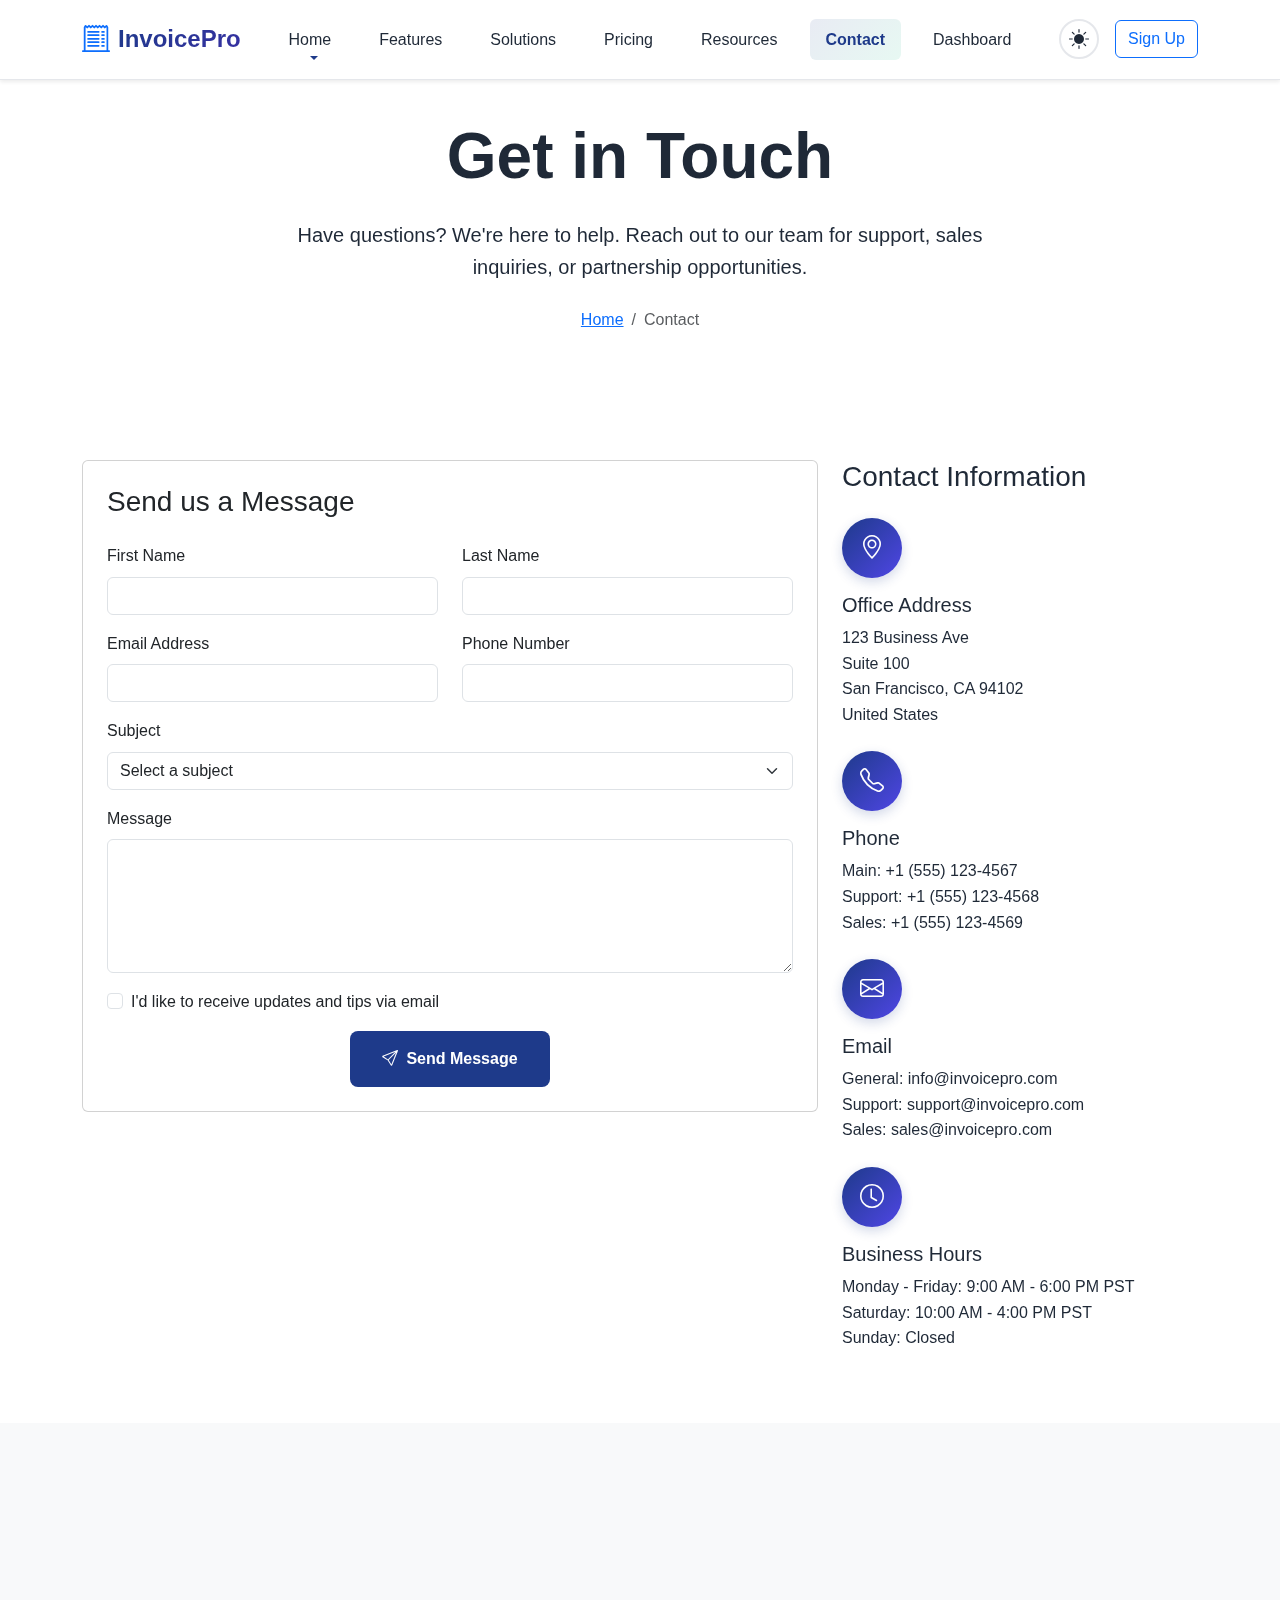
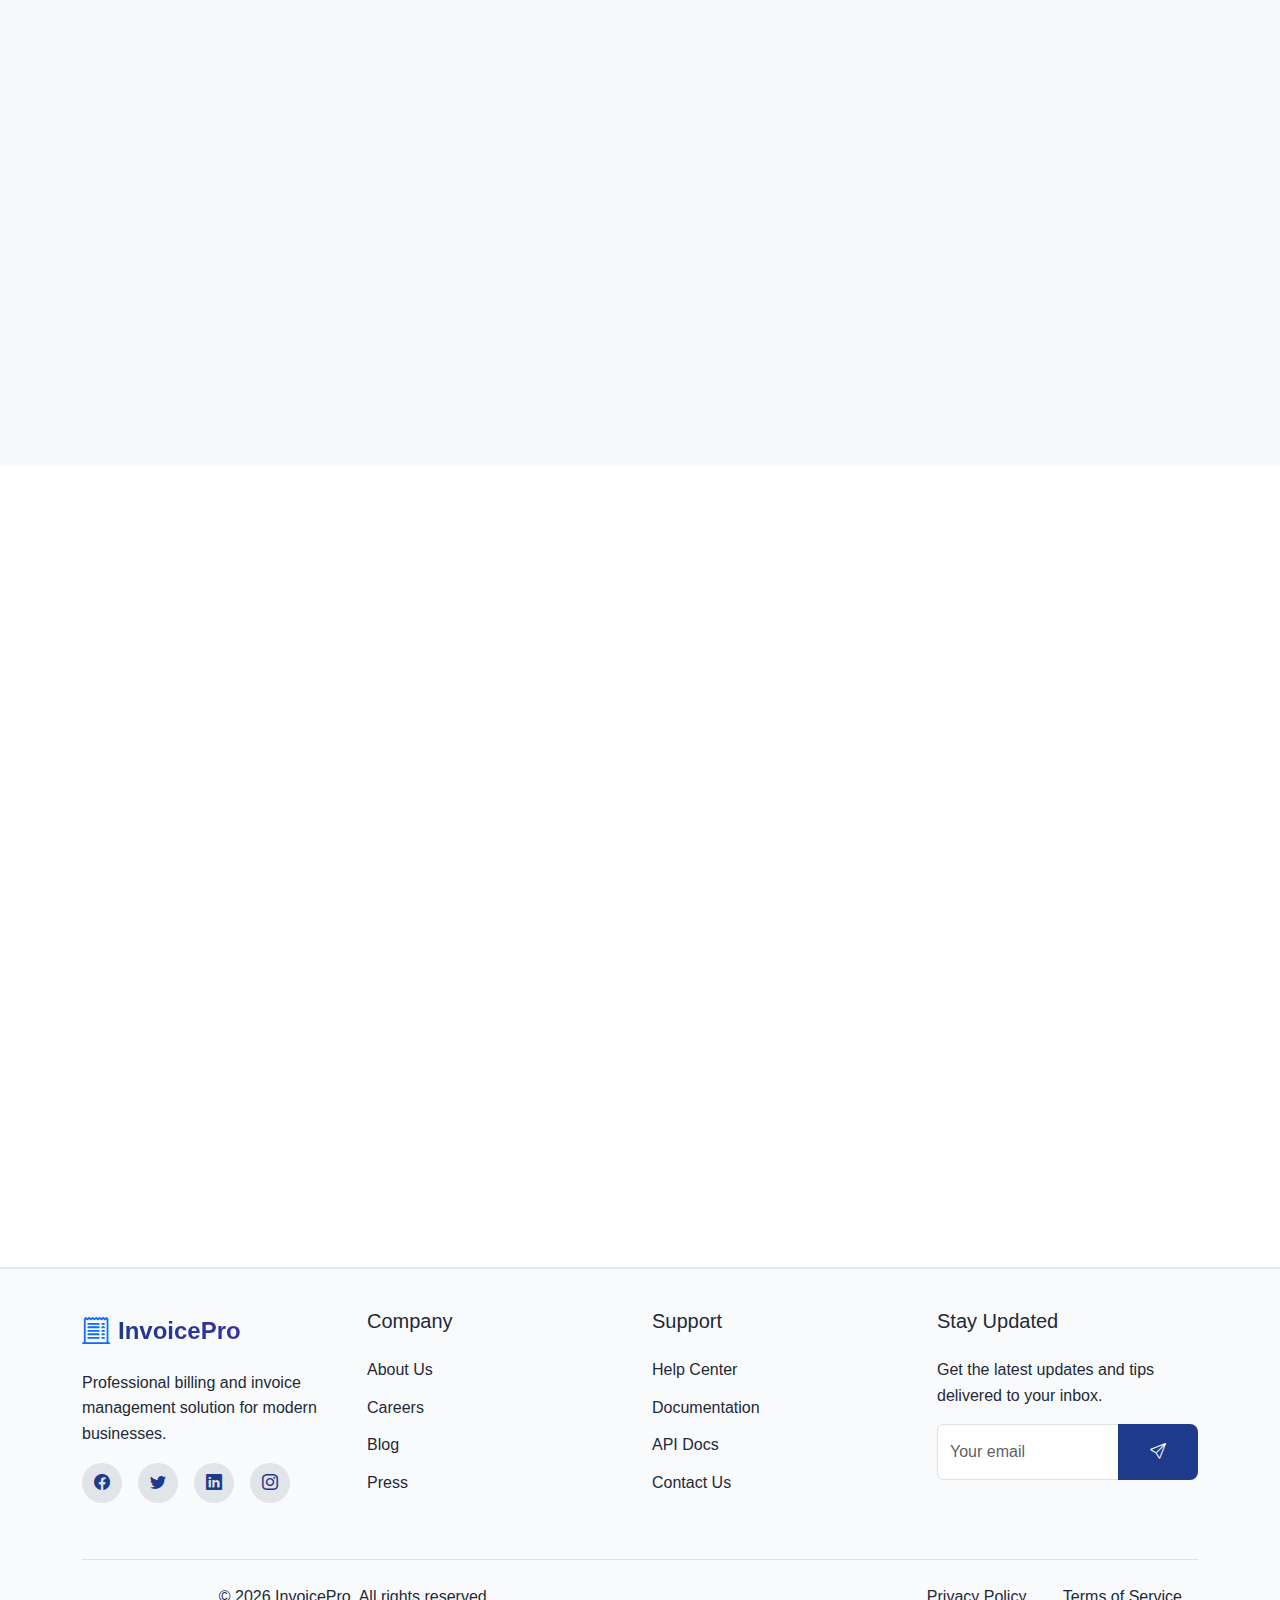
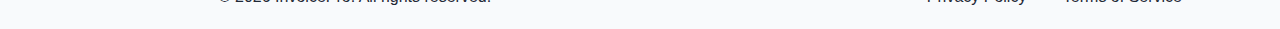
<file: contact.html>
<!DOCTYPE html>
<html lang="en">
<head>
    <meta charset="UTF-8">
    <meta name="viewport" content="width=device-width, initial-scale=1.0">
    <title>Contact - InvoicePro | Smart Invoice & Billing Management</title>
    
    <!-- Bootstrap 5 CSS -->
    <link href="https://cdn.jsdelivr.net/npm/bootstrap@5.3.0/dist/css/bootstrap.min.css" rel="stylesheet">
    <!-- Bootstrap Icons -->
    <link rel="stylesheet" href="https://cdn.jsdelivr.net/npm/bootstrap-icons@1.11.0/font/bootstrap-icons.css">
    <!-- AOS Animation Library -->
    <link href="https://unpkg.com/aos@2.3.1/dist/aos.css" rel="stylesheet">
    
    <link rel="stylesheet" href="styles.css">
</head>
<body class="contact-page">
    <!-- Header Navigation -->
    <header class="header sticky-top">
        <nav class="navbar navbar-expand-lg navbar-light">
            <div class="container">
                <!-- Logo -->
                <a class="navbar-brand d-flex align-items-center" href="index.html">
                    <i class="bi bi-receipt-cutoff text-primary fs-3 me-2"></i>
                    <span class="brand-text">InvoicePro</span>
                </a>
                
                <!-- Mobile Toggle Button -->
                <button class="navbar-toggler" type="button" data-bs-toggle="offcanvas" data-bs-target="#mobileMenu">
                    <span class="navbar-toggler-icon"></span>
                </button>
                
                <!-- Desktop Menu -->
                <div class="collapse navbar-collapse" id="navbarNav">
                    <ul class="navbar-nav mx-auto">
                        <li class="nav-item dropdown">
                            <a class="nav-link dropdown-toggle" href="#home" id="homeDropdown" role="button" data-bs-toggle="dropdown" aria-expanded="false">
                                Home
                            </a>
                            <ul class="dropdown-menu" aria-labelledby="homeDropdown">
                                <li><a class="dropdown-item" href="index.html">Home 1</a></li>
                                <li><a class="dropdown-item" href="home2.html">Home 2</a></li>
                            </ul>
                        </li>
                        <li class="nav-item">
                            <a class="nav-link" href="features.html">Features</a>
                        </li>
                        <li class="nav-item">
                            <a class="nav-link" href="solutions.html">Solutions</a>
                        </li>
                        <li class="nav-item">
                            <a class="nav-link" href="pricing.html">Pricing</a>
                        </li>
                        <li class="nav-item">
                            <a class="nav-link" href="resources.html">Resources</a>
                        </li>
                        <li class="nav-item">
                            <a class="nav-link active" href="contact.html">Contact</a>
                        </li>
                        <li class="nav-item">
                            <a class="nav-link" href="dashboard.html">Dashboard</a>
                        </li>
                    </ul>
                    
                    <!-- Right Side Buttons -->
                    <div class="d-flex align-items-center gap-3">
                        <!-- Theme Toggle -->
                        <button class="btn btn-link theme-toggle" id="themeToggle">
                            <i class="bi bi-sun-fill fs-5"></i>
                        </button>
                        
                        <!-- Auth Buttons -->
                        <a href="signup.html" class="btn btn-outline-primary">Sign Up</a>
                    </div>
                </div>
            </div>
        </nav>
        
        <!-- Mobile Offcanvas Menu -->
        <div class="offcanvas offcanvas-start" tabindex="-1" id="mobileMenu">
            <div class="offcanvas-header">
                <a href="index.html" class="offcanvas-title text-decoration-none">
                    <i class="bi bi-receipt-cutoff text-primary fs-4 me-2"></i>
                    InvoicePro
                </a>
                <button type="button" class="btn-close" data-bs-dismiss="offcanvas"></button>
            </div>
            <div class="offcanvas-body">
                <ul class="navbar-nav">
                    <li class="nav-item">
                        <a class="nav-link" href="index.html">Home 1</a>
                    </li>
                    <li class="nav-item">
                        <a class="nav-link" href="home2.html">Home 2</a>
                    </li>
                    <li class="nav-item">
                        <a class="nav-link" href="features.html">Features</a>
                    </li>
                    <li class="nav-item">
                        <a class="nav-link" href="solutions.html">Solutions</a>
                    </li>
                    <li class="nav-item">
                        <a class="nav-link" href="pricing.html">Pricing</a>
                    </li>
                    <li class="nav-item">
                        <a class="nav-link" href="resources.html">Resources</a>
                    </li>
                    <li class="nav-item">
                        <a class="nav-link active" href="contact.html">Contact</a>
                    </li>
                    <li class="nav-item">
                        <a class="nav-link" href="dashboard.html">Dashboard</a>
                    </li>
                </ul>
                
                <div class="mt-4">
                    <a href="signup.html" class="btn btn-outline-primary w-100">Sign Up</a>
                </div>
            </div>
        </div>
    </header>

    <!-- Page Header -->
    <section class="page-header py-5">
        <div class="container">
            <div class="row">
                <div class="col-lg-8 mx-auto text-center" data-aos="fade-up">
                    <h1 class="display-3 fw-bold mb-4">Get in Touch</h1>
                    <p class="lead mb-4">Have questions? We're here to help. Reach out to our team for support, sales inquiries, or partnership opportunities.</p>
                    <div class="breadcrumb justify-content-center">
                        <nav aria-label="breadcrumb">
                            <ol class="breadcrumb">
                                <li class="breadcrumb-item"><a href="index.html">Home</a></li>
                                <li class="breadcrumb-item active">Contact</li>
                            </ol>
                        </nav>
                    </div>
                </div>
            </div>
        </div>
    </section>

    <!-- Contact Section -->
    <section class="contact-section py-5">
        <div class="container">
            <div class="row">
                <!-- Contact Form -->
                <div class="col-lg-8 mb-4" data-aos="fade-right">
                    <div class="card">
                        <div class="card-body p-4">
                            <h3 class="card-title mb-4">Send us a Message</h3>
                            <form id="contactForm">
                                <div class="row">
                                    <div class="col-md-6 mb-3">
                                        <label for="firstName" class="form-label">First Name</label>
                                        <input type="text" class="form-control" id="firstName" required>
                                    </div>
                                    <div class="col-md-6 mb-3">
                                        <label for="lastName" class="form-label">Last Name</label>
                                        <input type="text" class="form-control" id="lastName" required>
                                    </div>
                                </div>
                                
                                <div class="row">
                                    <div class="col-md-6 mb-3">
                                        <label for="email" class="form-label">Email Address</label>
                                        <input type="email" class="form-control" id="email" required>
                                    </div>
                                    <div class="col-md-6 mb-3">
                                        <label for="phone" class="form-label">Phone Number</label>
                                        <input type="tel" class="form-control" id="phone">
                                    </div>
                                </div>
                                
                                <div class="mb-3">
                                    <label for="subject" class="form-label">Subject</label>
                                    <select class="form-select" id="subject" required>
                                        <option value="">Select a subject</option>
                                        <option value="support">Technical Support</option>
                                        <option value="sales">Sales Inquiry</option>
                                        <option value="billing">Billing Question</option>
                                        <option value="partnership">Partnership Opportunity</option>
                                        <option value="feedback">General Feedback</option>
                                    </select>
                                </div>
                                
                                <div class="mb-3">
                                    <label for="message" class="form-label">Message</label>
                                    <textarea class="form-control" id="message" rows="5" required></textarea>
                                </div>
                                
                                <div class="mb-3">
                                    <div class="form-check">
                                        <input class="form-check-input" type="checkbox" id="newsletter">
                                        <label class="form-check-label" for="newsletter">
                                            I'd like to receive updates and tips via email
                                        </label>
                                    </div>
                                </div>
                                
                                <button type="submit" class="btn btn-primary btn-lg">
                                    <i class="bi bi-send me-2"></i>Send Message
                                </button>
                            </form>
                        </div>
                    </div>
                </div>
                
                <!-- Contact Information -->
                <div class="col-lg-4" data-aos="fade-left">
                    <div class="contact-info">
                        <h3 class="mb-4">Contact Information</h3>
                        
                        <div class="contact-item mb-4">
                            <div class="contact-icon">
                                <i class="bi bi-geo-alt"></i>
                            </div>
                            <div class="contact-details">
                                <h5>Office Address</h5>
                                <p>123 Business Ave<br>
                                Suite 100<br>
                                San Francisco, CA 94102<br>
                                United States</p>
                            </div>
                        </div>
                        
                        <div class="contact-item mb-4">
                            <div class="contact-icon">
                                <i class="bi bi-telephone"></i>
                            </div>
                            <div class="contact-details">
                                <h5>Phone</h5>
                                <p>Main: +1 (555) 123-4567<br>
                                Support: +1 (555) 123-4568<br>
                                Sales: +1 (555) 123-4569</p>
                            </div>
                        </div>
                        
                        <div class="contact-item mb-4">
                            <div class="contact-icon">
                                <i class="bi bi-envelope"></i>
                            </div>
                            <div class="contact-details">
                                <h5>Email</h5>
                                <p>General: info@invoicepro.com<br>
                                Support: support@invoicepro.com<br>
                                Sales: sales@invoicepro.com</p>
                            </div>
                        </div>
                        
                        <div class="contact-item mb-4">
                            <div class="contact-icon">
                                <i class="bi bi-clock"></i>
                            </div>
                            <div class="contact-details">
                                <h5>Business Hours</h5>
                                <p>Monday - Friday: 9:00 AM - 6:00 PM PST<br>
                                Saturday: 10:00 AM - 4:00 PM PST<br>
                                Sunday: Closed</p>
                            </div>
                        </div>
                    </div>
                </div>
            </div>
        </div>
    </section>

    <!-- Map Section -->
    <section class="map-section py-5 bg-light">
        <div class="container">
            <div class="text-center mb-4" data-aos="fade-up">
                <h2 class="display-4 fw-bold mb-3">Visit Our Office</h2>
                <p class="lead">Stop by our headquarters in San Francisco</p>
            </div>
            <div class="map-container" data-aos="fade-up" data-aos-delay="200">
                <iframe 
                    src="https://www.google.com/maps/embed?pb=!1m18!1m12!1m3!1d3153.0948449219!2d-122.41941548468187!3d37.774929979758!2m3!1f0!2f0!3f0!3m2!1i1024!2i768!4f13.1!3m3!1m2!1s0x8085807c5c9b5b1b%3A0x2b0b0b0b0b0b0b0b!2sSan%20Francisco%2C%20CA!5e0!3m2!1sen!2sus!4v1234567890"
                    width="100%" 
                    height="400" 
                    style="border:0; border-radius: 10px;" 
                    allowfullscreen="" 
                    loading="lazy">
                </iframe>
            </div>
        </div>
    </section>

    <!-- FAQ Section -->
    <section class="faq-section py-5">
        <div class="container">
            <div class="text-center mb-5" data-aos="fade-up">
                <h2 class="display-4 fw-bold mb-3">Frequently Asked Questions</h2>
                <p class="lead">Quick answers to common questions</p>
            </div>
            
            <div class="row justify-content-center">
                <div class="col-lg-8">
                    <div class="accordion" id="contactFaqAccordion" data-aos="fade-up" data-aos-delay="200">
                        <div class="accordion-item">
                            <h2 class="accordion-header">
                                <button class="accordion-button" type="button" data-bs-toggle="collapse" data-bs-target="#faq1">
                                    How quickly can I expect a response?
                                </button>
                            </h2>
                            <div id="faq1" class="accordion-collapse collapse show" data-bs-parent="#contactFaqAccordion">
                                <div class="accordion-body">
                                    We typically respond to all inquiries within 24 hours during business days. For urgent technical support, our response time is usually within 2-4 hours.
                                </div>
                            </div>
                        </div>
                        
                        <div class="accordion-item">
                            <h2 class="accordion-header">
                                <button class="accordion-button collapsed" type="button" data-bs-toggle="collapse" data-bs-target="#faq2">
                                    Do you offer phone support?
                                </button>
                            </h2>
                            <div id="faq2" class="accordion-collapse collapse" data-bs-parent="#contactFaqAccordion">
                                <div class="accordion-body">
                                    Yes! We offer phone support for Pro and Enterprise customers during business hours. Basic plan customers can access support through email and our help center.
                                </div>
                            </div>
                        </div>
                        
                        <div class="accordion-item">
                            <h2 class="accordion-header">
                                <button class="accordion-button collapsed" type="button" data-bs-toggle="collapse" data-bs-target="#faq3">
                                    Can I schedule a demo?
                                </button>
                            </h2>
                            <div id="faq3" class="accordion-collapse collapse" data-bs-parent="#contactFaqAccordion">
                                <div class="accordion-body">
                                    Absolutely! We offer personalized demos for businesses interested in our Pro and Enterprise plans. Fill out the contact form and select "Sales Inquiry" to schedule a demo.
                                </div>
                            </div>
                        </div>
                    </div>
                </div>
            </div>
        </div>
    </section>

    <!-- CTA Section -->
    <section class="cta-section py-5">
        <div class="container">
            <div class="row justify-content-center">
                <div class="col-lg-8 text-center" data-aos="zoom-in">
                    <h2 class="display-4 fw-bold mb-4">Ready to Get Started?</h2>
                    <p class="lead mb-4">Join thousands of businesses that trust InvoicePro for their billing needs.</p>
                    <div class="d-flex justify-content-center gap-3">
                        <a href="#signup" class="btn btn-primary btn-lg">
                            <i class="bi bi-rocket-takeoff me-2"></i>Start Free Trial
                        </a>
                        <a href="pricing.html" class="btn btn-outline-primary btn-lg">
                            View Pricing
                        </a>
                    </div>
                </div>
            </div>
        </div>
    </section>

    <!-- Footer -->
    <footer class="footer">
        <div class="container">
            <div class="row g-4">
                <!-- Brand Column -->
                <div class="col-lg-3 col-md-6">
                    <div class="footer-brand">
                        <div class="d-flex align-items-center mb-3">
                            <i class="bi bi-receipt-cutoff text-primary fs-3 me-2"></i>
                            <span class="brand-text fs-4">InvoicePro</span>
                        </div>
                        <p class="mb-3">Professional billing and invoice management solution for modern businesses.</p>
                        <div class="social-links">
                            <a href="#" class="social-link"><i class="bi bi-facebook"></i></a>
                            <a href="#" class="social-link"><i class="bi bi-twitter"></i></a>
                            <a href="#" class="social-link"><i class="bi bi-linkedin"></i></a>
                            <a href="#" class="social-link"><i class="bi bi-instagram"></i></a>
                        </div>
                    </div>
                </div>
                
                <!-- Company Links -->
                <div class="col-lg-3 col-md-6">
                    <h5 class="footer-heading">Company</h5>
                    <ul class="footer-links">
                        <li><a href="#about">About Us</a></li>
                        <li><a href="#careers">Careers</a></li>
                        <li><a href="#blog">Blog</a></li>
                        <li><a href="#press">Press</a></li>
                    </ul>
                </div>
                
                <!-- Support Links -->
                <div class="col-lg-3 col-md-6">
                    <h5 class="footer-heading">Support</h5>
                    <ul class="footer-links">
                        <li><a href="#help">Help Center</a></li>
                        <li><a href="#docs">Documentation</a></li>
                        <li><a href="#api">API Docs</a></li>
                        <li><a href="contact.html">Contact Us</a></li>
                    </ul>
                </div>
                
                <!-- Newsletter -->
                <div class="col-lg-3 col-md-6">
                    <h5 class="footer-heading">Stay Updated</h5>
                    <p class="mb-3">Get the latest updates and tips delivered to your inbox.</p>
                    <form class="newsletter-form">
                        <div class="input-group">
                            <input type="email" class="form-control" placeholder="Your email">
                            <button class="btn btn-primary" type="submit">
                                <i class="bi bi-send"></i>
                            </button>
                        </div>
                    </form>
                </div>
            </div>
            
            <div class="footer-bottom mt-4 pt-4 border-top">
                <div class="row align-items-center">
                    <div class="col-md-6">
                        <p class="mb-0">© 2026 InvoicePro. All rights reserved.</p>
                    </div>
                    <div class="col-md-6 text-md-end">
                        <a href="#privacy" class="footer-link">Privacy Policy</a>
                        <a href="#terms" class="footer-link">Terms of Service</a>
                    </div>
                </div>
            </div>
        </div>
        
        <!-- Back to Top Button -->
        <button class="back-to-top" id="backToTop">
            <i class="bi bi-arrow-up"></i>
        </button>
    </footer>

    <!-- Bootstrap JS -->
    <script src="https://cdn.jsdelivr.net/npm/bootstrap@5.3.0/dist/js/bootstrap.bundle.min.js"></script>
    <!-- AOS Animation JS -->
    <script src="https://unpkg.com/aos@2.3.1/dist/aos.js"></script>
    
    <script src="script.js"></script>
    <script>
        // Contact form submission
        document.getElementById('contactForm').addEventListener('submit', function(e) {
            e.preventDefault();
            
            // Get form data
            const formData = {
                firstName: document.getElementById('firstName').value,
                lastName: document.getElementById('lastName').value,
                email: document.getElementById('email').value,
                phone: document.getElementById('phone').value,
                subject: document.getElementById('subject').value,
                message: document.getElementById('message').value,
                newsletter: document.getElementById('newsletter').checked
            };
            
            // Show success message (in a real app, this would send to a server)
            alert('Thank you for your message! We will get back to you within 24 hours.');
            
            // Reset form
            this.reset();
        });
    </script>
</body>
</html>
</file>
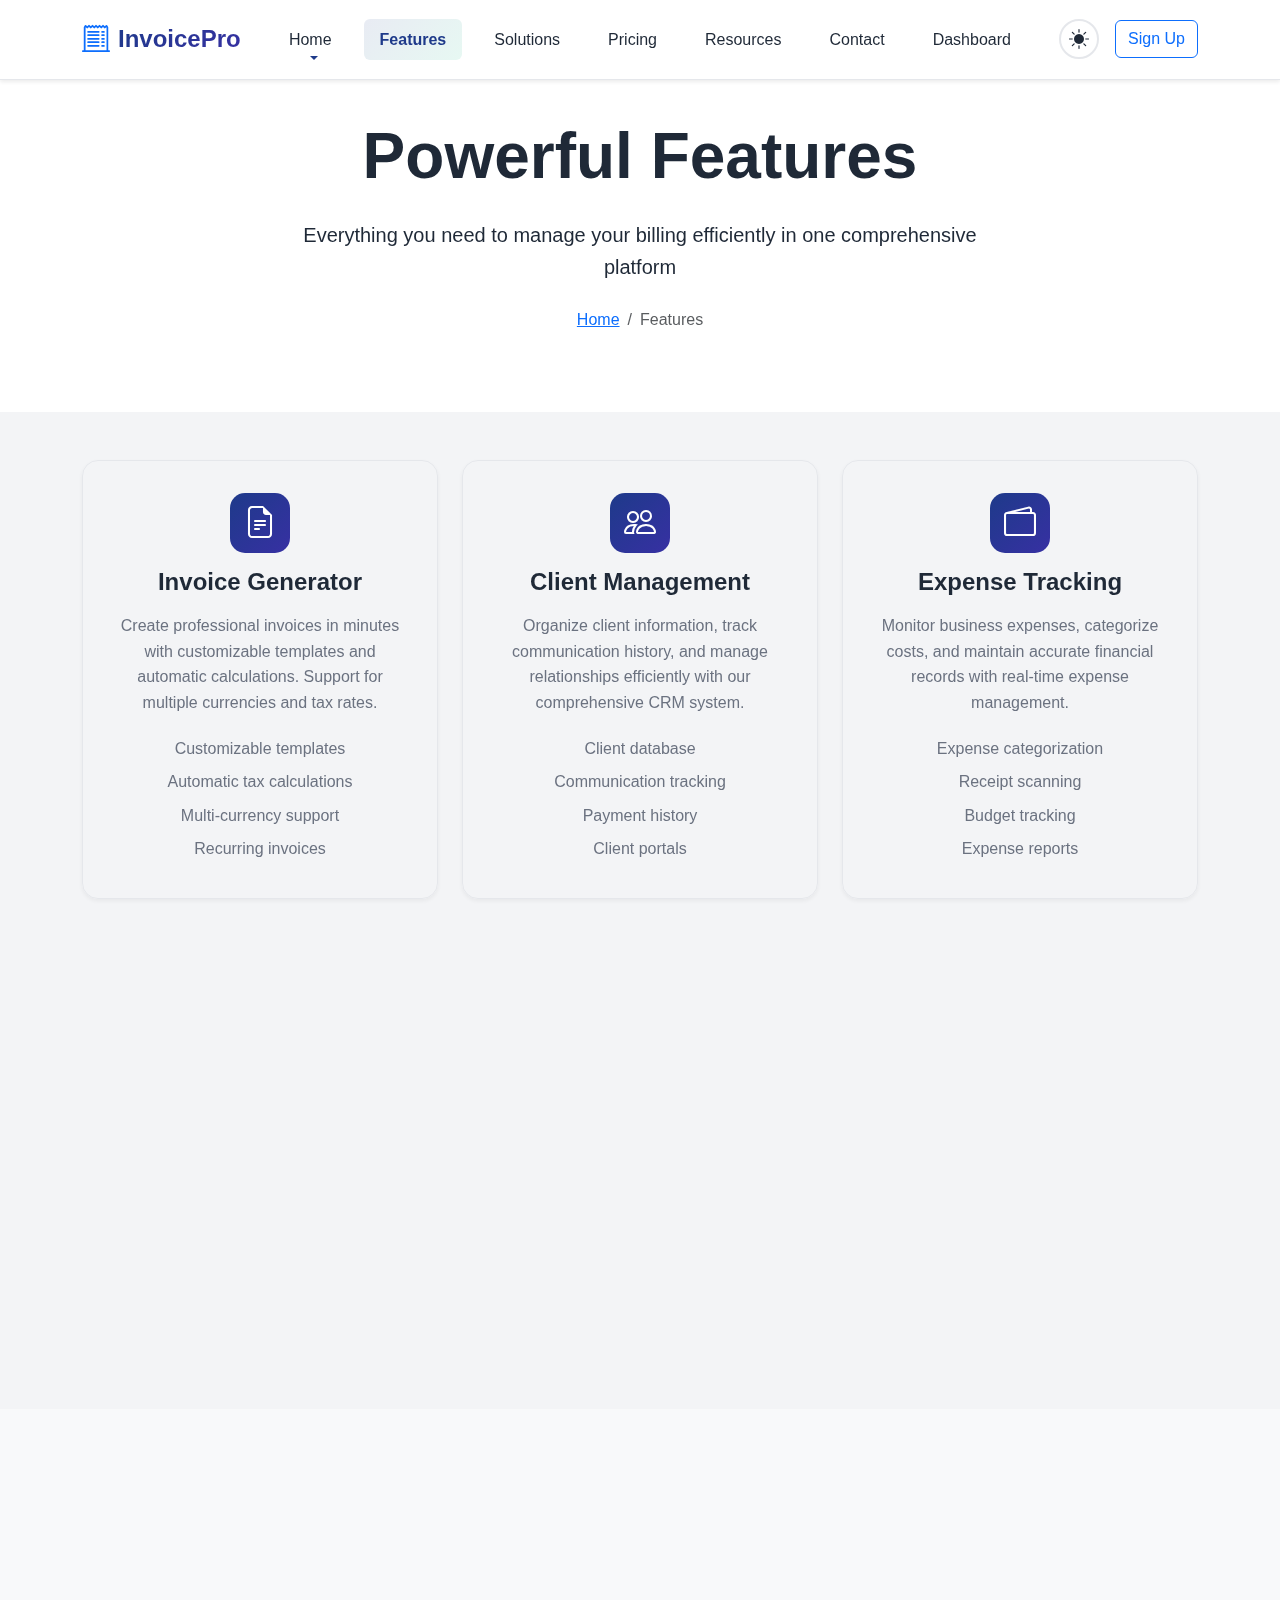
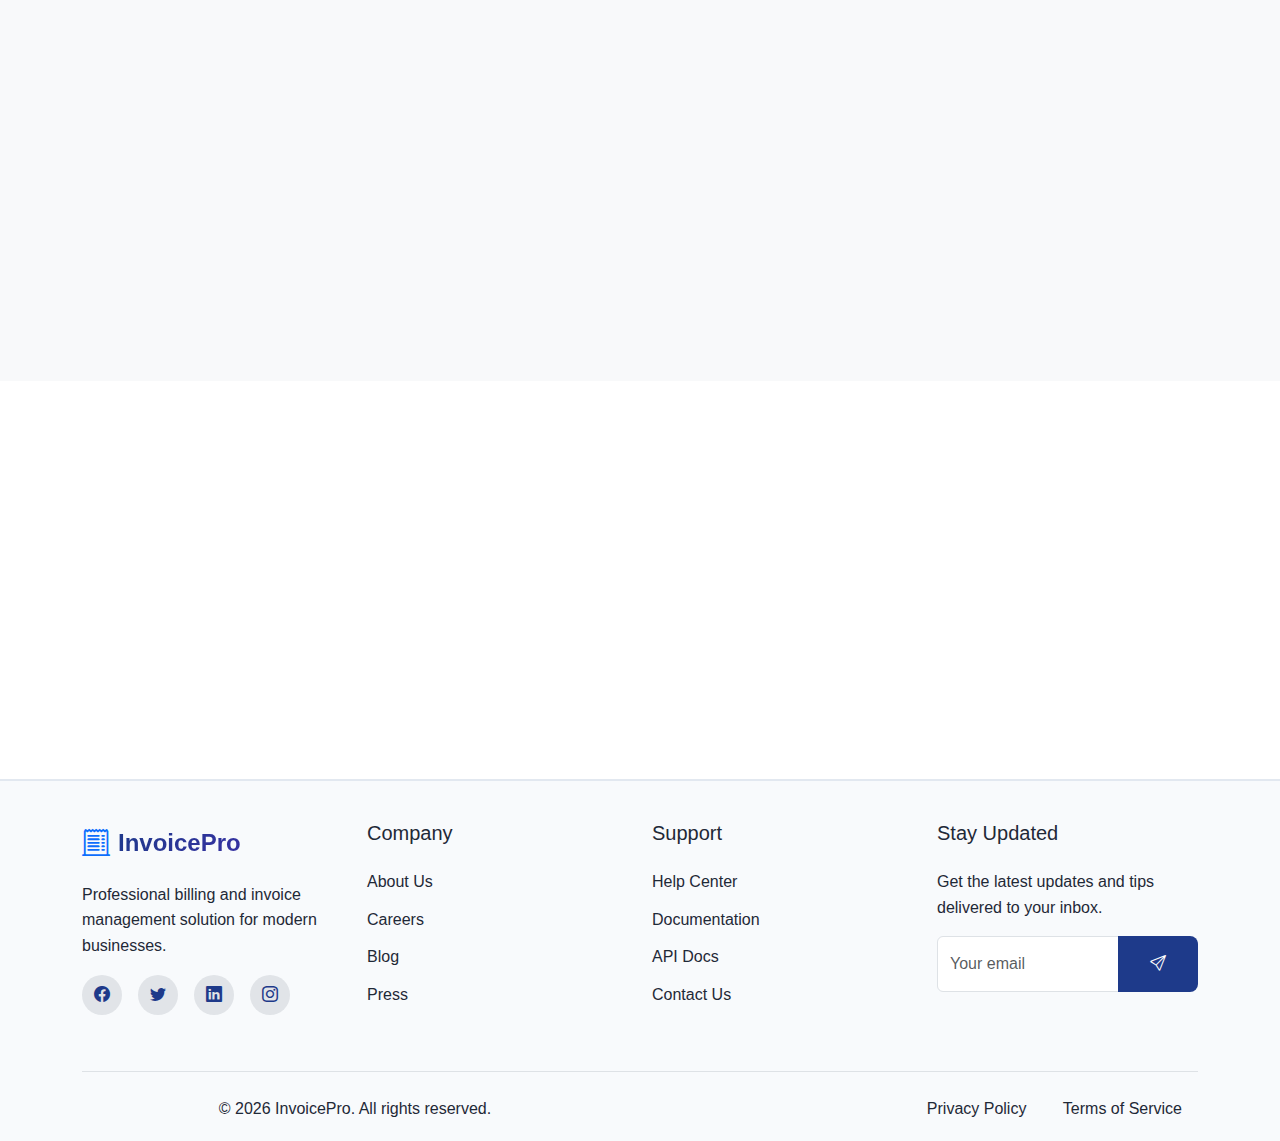
<file: features.html>
<!DOCTYPE html>
<html lang="en">
<head>
    <meta charset="UTF-8">
    <meta name="viewport" content="width=device-width, initial-scale=1.0">
    <title>Features - InvoicePro | Smart Invoice & Billing Management</title>
    
    <!-- Bootstrap 5 CSS -->
    <link href="https://cdn.jsdelivr.net/npm/bootstrap@5.3.0/dist/css/bootstrap.min.css" rel="stylesheet">
    <!-- Bootstrap Icons -->
    <link rel="stylesheet" href="https://cdn.jsdelivr.net/npm/bootstrap-icons@1.11.0/font/bootstrap-icons.css">
    <!-- AOS Animation Library -->
    <link href="https://unpkg.com/aos@2.3.1/dist/aos.css" rel="stylesheet">
    
    <link rel="stylesheet" href="styles.css">
</head>
<body>
    <!-- Header Navigation -->
    <header class="header sticky-top">
        <nav class="navbar navbar-expand-lg navbar-light">
            <div class="container">
                <!-- Logo -->
                <a class="navbar-brand d-flex align-items-center" href="index.html">
                    <i class="bi bi-receipt-cutoff text-primary fs-3 me-2"></i>
                    <span class="brand-text">InvoicePro</span>
                </a>
                
                <!-- Mobile Toggle Button -->
                <button class="navbar-toggler" type="button" data-bs-toggle="offcanvas" data-bs-target="#mobileMenu">
                    <span class="navbar-toggler-icon"></span>
                </button>
                
                <!-- Desktop Menu -->
                <div class="collapse navbar-collapse" id="navbarNav">
                    <ul class="navbar-nav mx-auto">
                        <li class="nav-item dropdown">
                            <a class="nav-link dropdown-toggle" href="#home" id="homeDropdown" role="button" data-bs-toggle="dropdown" aria-expanded="false">
                                Home
                            </a>
                            <ul class="dropdown-menu" aria-labelledby="homeDropdown">
                                <li><a class="dropdown-item" href="index.html">Home 1</a></li>
                                <li><a class="dropdown-item" href="home2.html">Home 2</a></li>
                            </ul>
                        </li>
                        <li class="nav-item">
                            <a class="nav-link active" href="features.html">Features</a>
                        </li>
                        <li class="nav-item">
                            <a class="nav-link" href="solutions.html">Solutions</a>
                        </li>
                        <li class="nav-item">
                            <a class="nav-link" href="pricing.html">Pricing</a>
                        </li>
                        <li class="nav-item">
                            <a class="nav-link" href="resources.html">Resources</a>
                        </li>
                        <li class="nav-item">
                            <a class="nav-link" href="contact.html">Contact</a>
                        </li>
                        <li class="nav-item">
                            <a class="nav-link" href="dashboard.html">Dashboard</a>
                        </li>
                    </ul>
                    
                    <!-- Right Side Buttons -->
                    <div class="d-flex align-items-center gap-3">
                        <!-- Theme Toggle -->
                        <button class="btn btn-link theme-toggle" id="themeToggle">
                            <i class="bi bi-sun-fill fs-5"></i>
                        </button>
                        
                        <!-- Auth Buttons -->
                        <a href="signup.html" class="btn btn-outline-primary">Sign Up</a>
                    </div>
                </div>
            </div>
        </nav>
        
        <!-- Mobile Offcanvas Menu -->
        <div class="offcanvas offcanvas-start" tabindex="-1" id="mobileMenu">
            <div class="offcanvas-header">
                <a href="index.html" class="offcanvas-title text-decoration-none">
                    <i class="bi bi-receipt-cutoff text-primary fs-4 me-2"></i>
                    InvoicePro
                </a>
                <button type="button" class="btn-close" data-bs-dismiss="offcanvas"></button>
            </div>
            <div class="offcanvas-body">
                <ul class="navbar-nav">
                    <li class="nav-item">
                        <a class="nav-link" href="index.html">Home 1</a>
                    </li>
                    <li class="nav-item">
                        <a class="nav-link" href="home2.html">Home 2</a>
                    </li>
                    <li class="nav-item">
                        <a class="nav-link active" href="features.html">Features</a>
                    </li>
                    <li class="nav-item">
                        <a class="nav-link" href="solutions.html">Solutions</a>
                    </li>
                    <li class="nav-item">
                        <a class="nav-link" href="pricing.html">Pricing</a>
                    </li>
                    <li class="nav-item">
                        <a class="nav-link" href="resources.html">Resources</a>
                    </li>
                    <li class="nav-item">
                        <a class="nav-link" href="contact.html">Contact</a>
                    </li>
                    <li class="nav-item">
                        <a class="nav-link" href="dashboard.html">Dashboard</a>
                    </li>
                </ul>
                
                <div class="mt-4">
                    <a href="signup.html" class="btn btn-outline-primary w-100">Sign Up</a>
                </div>
            </div>
        </div>
    </header>

    <!-- Page Header -->
    <section class="page-header py-5">
        <div class="container">
            <div class="row">
                <div class="col-lg-8 mx-auto text-center" data-aos="fade-up">
                    <h1 class="display-3 fw-bold mb-4">Powerful Features</h1>
                    <p class="lead mb-4">Everything you need to manage your billing efficiently in one comprehensive platform</p>
                    <div class="breadcrumb justify-content-center">
                        <nav aria-label="breadcrumb">
                            <ol class="breadcrumb">
                                <li class="breadcrumb-item"><a href="index.html">Home</a></li>
                                <li class="breadcrumb-item active">Features</li>
                            </ol>
                        </nav>
                    </div>
                </div>
            </div>
        </div>
    </section>

    <!-- Features Section -->
    <section class="features-section py-5">
        <div class="container">
            <div class="row g-4">
                <div class="col-md-6 col-lg-4" data-aos="fade-up" data-aos-delay="100">
                    <div class="feature-card">
                        <div class="feature-icon">
                            <i class="bi bi-file-earmark-text"></i>
                        </div>
                        <h4>Invoice Generator</h4>
                        <p>Create professional invoices in minutes with customizable templates and automatic calculations. Support for multiple currencies and tax rates.</p>
                        <ul class="feature-list">
                            <li>Customizable templates</li>
                            <li>Automatic tax calculations</li>
                            <li>Multi-currency support</li>
                            <li>Recurring invoices</li>
                        </ul>
                    </div>
                </div>
                
                <div class="col-md-6 col-lg-4" data-aos="fade-up" data-aos-delay="200">
                    <div class="feature-card">
                        <div class="feature-icon">
                            <i class="bi bi-people"></i>
                        </div>
                        <h4>Client Management</h4>
                        <p>Organize client information, track communication history, and manage relationships efficiently with our comprehensive CRM system.</p>
                        <ul class="feature-list">
                            <li>Client database</li>
                            <li>Communication tracking</li>
                            <li>Payment history</li>
                            <li>Client portals</li>
                        </ul>
                    </div>
                </div>
                
                <div class="col-md-6 col-lg-4" data-aos="fade-up" data-aos-delay="300">
                    <div class="feature-card">
                        <div class="feature-icon">
                            <i class="bi bi-wallet2"></i>
                        </div>
                        <h4>Expense Tracking</h4>
                        <p>Monitor business expenses, categorize costs, and maintain accurate financial records with real-time expense management.</p>
                        <ul class="feature-list">
                            <li>Expense categorization</li>
                            <li>Receipt scanning</li>
                            <li>Budget tracking</li>
                            <li>Expense reports</li>
                        </ul>
                    </div>
                </div>
                
                <div class="col-md-6 col-lg-4" data-aos="fade-up" data-aos-delay="400">
                    <div class="feature-card">
                        <div class="feature-icon">
                            <i class="bi bi-bell"></i>
                        </div>
                        <h4>Payment Reminders</h4>
                        <p>Automated payment reminders ensure you get paid on time, every time. Customize reminder schedules and templates.</p>
                        <ul class="feature-list">
                            <li>Automated reminders</li>
                            <li>Custom templates</li>
                            <li>Late fee calculations</li>
                            <li>Payment tracking</li>
                        </ul>
                    </div>
                </div>
                
                <div class="col-md-6 col-lg-4" data-aos="fade-up" data-aos-delay="500">
                    <div class="feature-card">
                        <div class="feature-icon">
                            <i class="bi bi-graph-up"></i>
                        </div>
                        <h4>Financial Reports</h4>
                        <p>Generate detailed reports and gain insights into your business financial health with comprehensive analytics dashboards.</p>
                        <ul class="feature-list">
                            <li>Profit & loss statements</li>
                            <li>Cash flow reports</li>
                            <li>Custom reports</li>
                            <li>Data export</li>
                        </ul>
                    </div>
                </div>
                
                <div class="col-md-6 col-lg-4" data-aos="fade-up" data-aos-delay="600">
                    <div class="feature-card">
                        <div class="feature-icon">
                            <i class="bi bi-receipt"></i>
                        </div>
                        <h4>Tax & GST Support</h4>
                        <p>Automatic tax calculations and GST compliance for hassle-free billing across different regions and tax jurisdictions.</p>
                        <ul class="feature-list">
                            <li>Multi-region tax support</li>
                            <li>GST/VAT calculations</li>
                            <li>Tax reports</li>
                            <li>Compliance tracking</li>
                        </ul>
                    </div>
                </div>
            </div>
        </div>
    </section>

    <!-- Advanced Features Section -->
    <section class="advanced-features py-5 bg-light">
        <div class="container">
            <div class="text-center mb-5" data-aos="fade-up">
                <h2 class="display-4 fw-bold mb-3">Advanced Capabilities</h2>
                <p class="lead">Enterprise-grade features for growing businesses</p>
            </div>
            
            <div class="row g-4">
                <div class="col-lg-6" data-aos="fade-right">
                    <div class="advanced-feature-item">
                        <div class="d-flex align-items-start">
                            <div class="advanced-icon me-3">
                                <i class="bi bi-credit-card"></i>
                            </div>
                            <div>
                                <h4>Online Payment Processing</h4>
                                <p>Accept payments directly through invoices with support for major payment gateways including Stripe, PayPal, and more.</p>
                            </div>
                        </div>
                    </div>
                    
                    <div class="advanced-feature-item">
                        <div class="d-flex align-items-start">
                            <div class="advanced-icon me-3">
                                <i class="bi bi-clock-history"></i>
                            </div>
                            <div>
                                <h4>Time Tracking</h4>
                                <p>Track billable hours and automatically generate invoices based on time entries with detailed project breakdowns.</p>
                            </div>
                        </div>
                    </div>
                    
                    <div class="advanced-feature-item">
                        <div class="d-flex align-items-start">
                            <div class="advanced-icon me-3">
                                <i class="bi bi-link-45deg"></i>
                            </div>
                            <div>
                                <h4>API & Integrations</h4>
                                <p>Connect with your favorite tools through our RESTful API and pre-built integrations with accounting software.</p>
                            </div>
                        </div>
                    </div>
                </div>
                
                <div class="col-lg-6" data-aos="fade-left">
                    <div class="advanced-feature-item">
                        <div class="d-flex align-items-start">
                            <div class="advanced-icon me-3">
                                <i class="bi bi-shield-check"></i>
                            </div>
                            <div>
                                <h4>Security & Compliance</h4>
                                <p>Bank-level security with 256-bit encryption, SOC 2 compliance, and regular security audits to protect your data.</p>
                            </div>
                        </div>
                    </div>
                    
                    <div class="advanced-feature-item">
                        <div class="d-flex align-items-start">
                            <div class="advanced-icon me-3">
                                <i class="bi bi-people-fill"></i>
                            </div>
                            <div>
                                <h4>Team Collaboration</h4>
                                <p>Collaborate with your team through role-based access, approval workflows, and real-time notifications.</p>
                            </div>
                        </div>
                    </div>
                    
                    <div class="advanced-feature-item">
                        <div class="d-flex align-items-start">
                            <div class="advanced-icon me-3">
                                <i class="bi bi-globe"></i>
                            </div>
                            <div>
                                <h4>Multi-Language Support</h4>
                                <p>Support for multiple languages and currencies to serve your global customer base effectively.</p>
                            </div>
                        </div>
                    </div>
                </div>
            </div>
        </div>
    </section>

    <!-- CTA Section -->
    <section class="cta-section py-5">
        <div class="container">
            <div class="row justify-content-center">
                <div class="col-lg-8 text-center" data-aos="zoom-in">
                    <h2 class="display-4 fw-bold mb-4">Ready to Experience These Features?</h2>
                    <p class="lead mb-4">Start your free trial today and see how InvoicePro can transform your billing process.</p>
                    <div class="d-flex justify-content-center gap-3">
                        <a href="#signup" class="btn btn-primary btn-lg">
                            <i class="bi bi-rocket-takeoff me-2"></i>Start Free Trial
                        </a>
                        <a href="pricing.html" class="btn btn-outline-primary btn-lg" style="line-height: 35px;">
                            View Pricing
                        </a>
                    </div>
                </div>
            </div>
        </div>
    </section>

    <!-- Footer -->
    <footer class="footer">
        <div class="container">
            <div class="row g-4">
                <!-- Brand Column -->
                <div class="col-lg-3 col-md-6">
                    <div class="footer-brand">
                        <div class="d-flex align-items-center mb-3">
                            <i class="bi bi-receipt-cutoff text-primary fs-3 me-2"></i>
                            <span class="brand-text fs-4">InvoicePro</span>
                        </div>
                        <p class="mb-3">Professional billing and invoice management solution for modern businesses.</p>
                        <div class="social-links">
                            <a href="#" class="social-link"><i class="bi bi-facebook"></i></a>
                            <a href="#" class="social-link"><i class="bi bi-twitter"></i></a>
                            <a href="#" class="social-link"><i class="bi bi-linkedin"></i></a>
                            <a href="#" class="social-link"><i class="bi bi-instagram"></i></a>
                        </div>
                    </div>
                </div>
                
                <!-- Company Links -->
                <div class="col-lg-3 col-md-6">
                    <h5 class="footer-heading">Company</h5>
                    <ul class="footer-links">
                        <li><a href="#about">About Us</a></li>
                        <li><a href="#careers">Careers</a></li>
                        <li><a href="#blog">Blog</a></li>
                        <li><a href="#press">Press</a></li>
                    </ul>
                </div>
                
                <!-- Support Links -->
                <div class="col-lg-3 col-md-6">
                    <h5 class="footer-heading">Support</h5>
                    <ul class="footer-links">
                        <li><a href="#help">Help Center</a></li>
                        <li><a href="#docs">Documentation</a></li>
                        <li><a href="#api">API Docs</a></li>
                        <li><a href="contact.html">Contact Us</a></li>
                    </ul>
                </div>
                
                <!-- Newsletter -->
                <div class="col-lg-3 col-md-6">
                    <h5 class="footer-heading">Stay Updated</h5>
                    <p class="mb-3">Get the latest updates and tips delivered to your inbox.</p>
                    <form class="newsletter-form">
                        <div class="input-group">
                            <input type="email" class="form-control" placeholder="Your email">
                            <button class="btn btn-primary" type="submit">
                                <i class="bi bi-send"></i>
                            </button>
                        </div>
                    </form>
                </div>
            </div>
            
            <div class="footer-bottom mt-4 pt-4 border-top">
                <div class="row align-items-center">
                    <div class="col-md-6">
                        <p class="mb-0">© 2026 InvoicePro. All rights reserved.</p>
                    </div>
                    <div class="col-md-6 text-md-end">
                        <a href="#privacy" class="footer-link">Privacy Policy</a>
                        <a href="#terms" class="footer-link">Terms of Service</a>
                    </div>
                </div>
            </div>
        </div>
        
        <!-- Back to Top Button -->
        <button class="back-to-top" id="backToTop">
            <i class="bi bi-arrow-up"></i>
        </button>
    </footer>

    <!-- Bootstrap JS -->
    <script src="https://cdn.jsdelivr.net/npm/bootstrap@5.3.0/dist/js/bootstrap.bundle.min.js"></script>
    <!-- AOS Animation JS -->
    <script src="https://unpkg.com/aos@2.3.1/dist/aos.js"></script>
    
    <script src="script.js"></script>
</body>
</html>
</file>
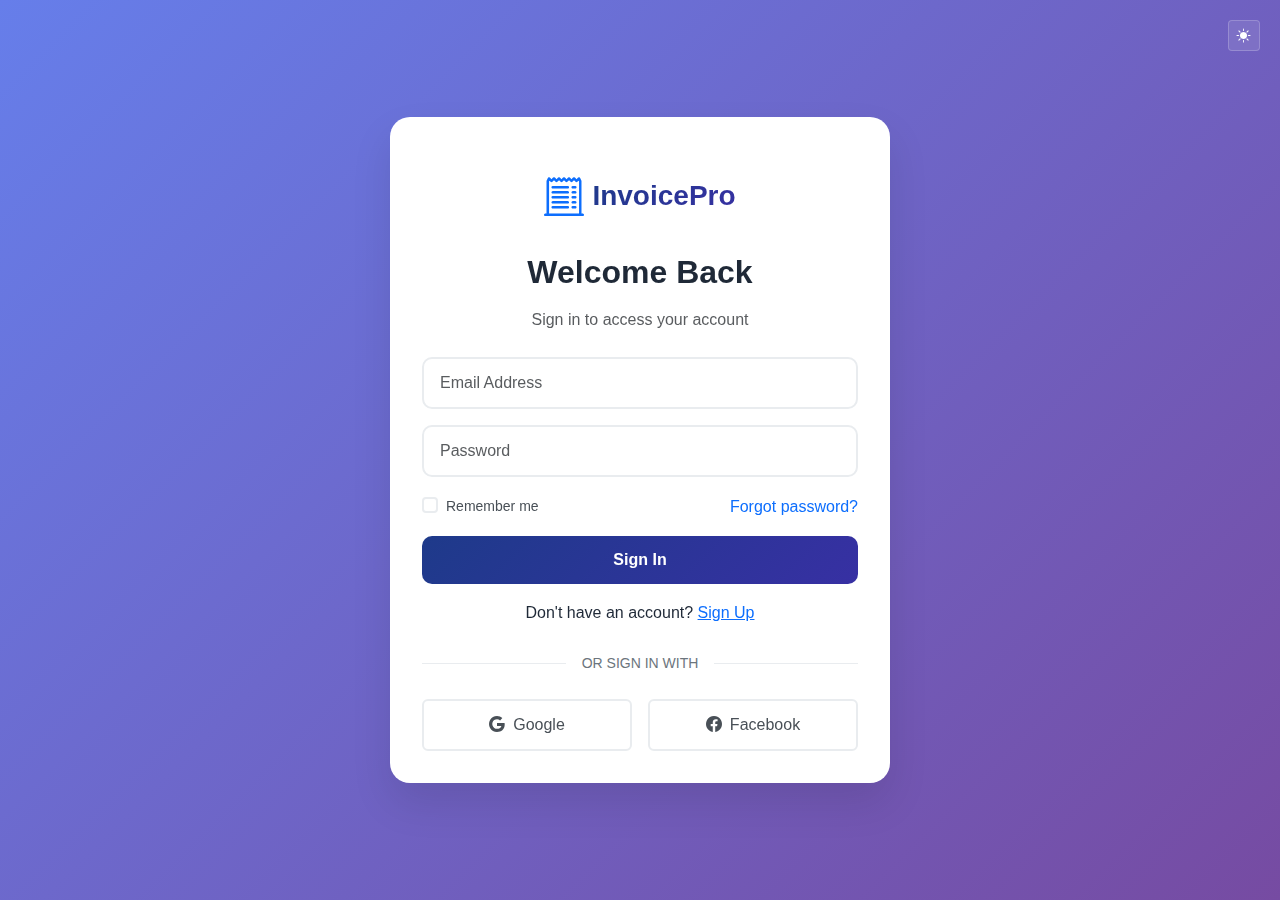
<file: login.html>
<!DOCTYPE html>
<html lang="en">

<head>
    <meta charset="UTF-8">
    <meta name="viewport" content="width=device-width, initial-scale=1.0">
    <link rel="icon" type="image/svg+xml" href="favicon.svg">
    <title>Login - InvoicePro | Smart Invoice & Billing Management</title>

    <!-- Bootstrap 5 CSS -->
    <link href="https://cdn.jsdelivr.net/npm/bootstrap@5.3.0/dist/css/bootstrap.min.css" rel="stylesheet">
    <!-- Bootstrap Icons -->
    <link rel="stylesheet" href="https://cdn.jsdelivr.net/npm/bootstrap-icons@1.11.0/font/bootstrap-icons.css">
    <!-- AOS Animation Library -->
    <link href="https://unpkg.com/aos@2.3.1/dist/aos.css" rel="stylesheet">

    <link rel="stylesheet" href="styles.css">
</head>

<body class="auth-page">
    <!-- Theme Toggle Button -->
    <div class="theme-toggle-auth">
        <button class="btn btn-outline-light btn-sm" id="themeToggle">
            <i class="bi bi-sun-fill" id="themeIcon"></i>
        </button>
    </div>

    <!-- Logo Section -->


    <!-- Main Content -->
    <div class="auth-container">
        <div class="row g-0 justify-content-center min-vh-100 align-items-center">
            <!-- Centered Form -->
            <div class="col-lg-6 col-md-8">
                <div class="auth-form-container" data-aos="fade-up">
                    <div class="auth-logo text-center mb-2">
                        <a href="index.html" class="text-decoration-none">
                            <i class="bi bi-receipt-cutoff text-primary fs-1 me-2"></i>
                            <span class="brand-text fs-3">InvoicePro</span>
                        </a>
                    </div>
                    <div class="text-center mb-4">
                        <h2 class="fw-bold mb-3">Welcome Back</h2>
                        <p class="text-muted">Sign in to access your account</p>
                    </div>

                    <!-- Login Form -->
                    <form id="loginForm">
                        <div class="mb-3">
                            <input type="email" class="form-control" id="email" placeholder="Email Address" required>
                        </div>

                        <div class="mb-3">
                            <input type="password" class="form-control" id="password" placeholder="Password" required>
                        </div>

                        <div class="d-flex justify-content-between align-items-center mb-3">
                            <div class="form-check">
                                <input class="form-check-input" type="checkbox" id="remember">
                                <label class="form-check-label" for="remember">
                                    Remember me
                                </label>
                            </div>
                            <a href="#" class="text-primary text-decoration-none">Forgot password?</a>
                        </div>

                        <button type="submit" class="btn btn-primary w-100 mb-3">
                            Sign In
                        </button>

                        <div class="text-center">
                            <p class="mb-0">Don't have an account? <a href="signup.html" class="text-primary">Sign
                                    Up</a></p>
                        </div>
                    </form>

                    <div class="divider-text mb-4">
                        <span>OR SIGN IN WITH</span>
                    </div>

                    <!-- Social Login Buttons -->
                    <div class="social-login">
                        <div class="row g-3">
                            <div class="col-6">
                                <button
                                    class="btn btn-outline-primary w-100 d-flex align-items-center justify-content-center">
                                    <i class="bi bi-google me-2"></i>
                                    Google
                                </button>
                            </div>
                            <div class="col-6">
                                <button
                                    class="btn btn-outline-primary w-100 d-flex align-items-center justify-content-center">
                                    <i class="bi bi-facebook me-2"></i>
                                    Facebook
                                </button>
                            </div>
                        </div>
                    </div>
                </div>
            </div>
        </div>
    </div>

    <!-- Bootstrap JS -->
    <script src="https://cdn.jsdelivr.net/npm/bootstrap@5.3.0/dist/js/bootstrap.bundle.min.js"></script>
    <!-- AOS Animation JS -->
    <script src="https://unpkg.com/aos@2.3.1/dist/aos.js"></script>

    <script src="script.js"></script>
    <script>
        // Initialize AOS
        AOS.init({
            duration: 1000,
            once: true
        });

        // Login form submission
        document.getElementById('loginForm').addEventListener('submit', function (e) {
            e.preventDefault();
            // Add your login logic here
            alert('Login functionality would be implemented here');
        });
    </script>
</body>

</html>
</file>
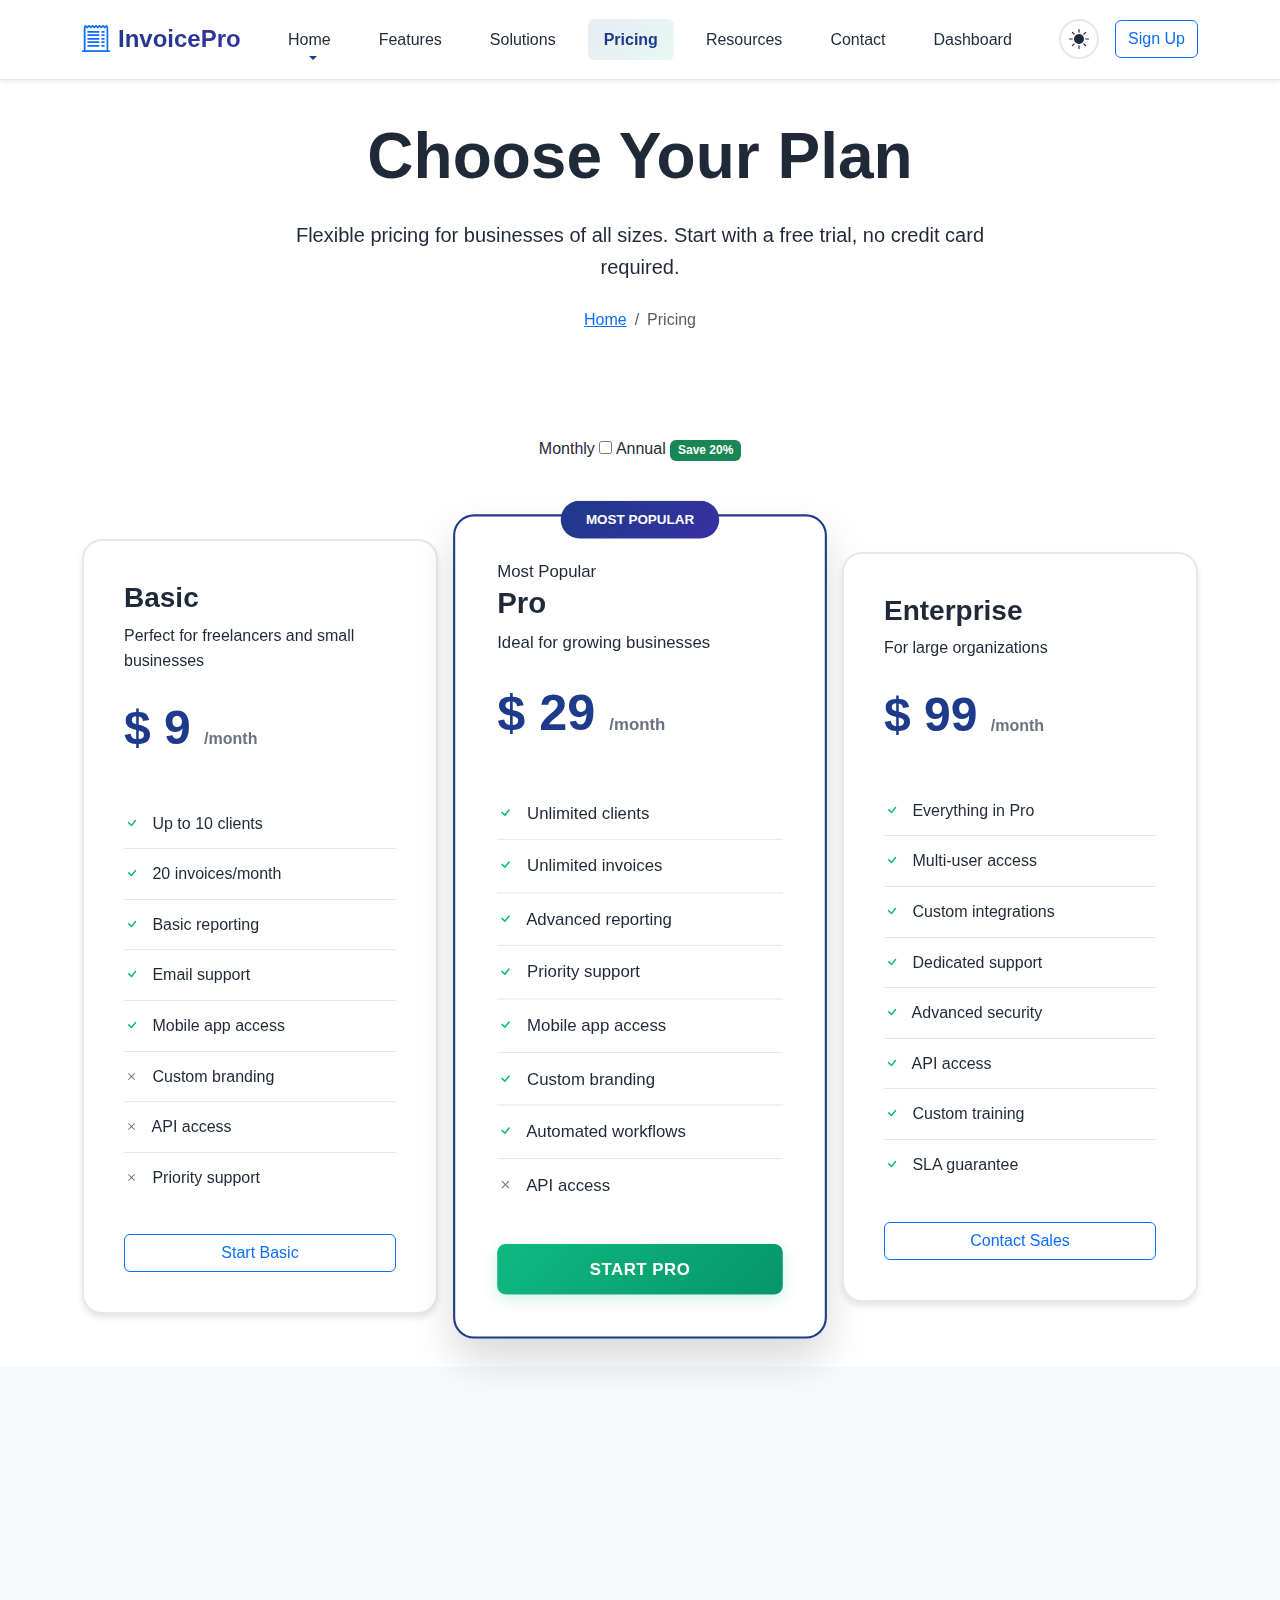
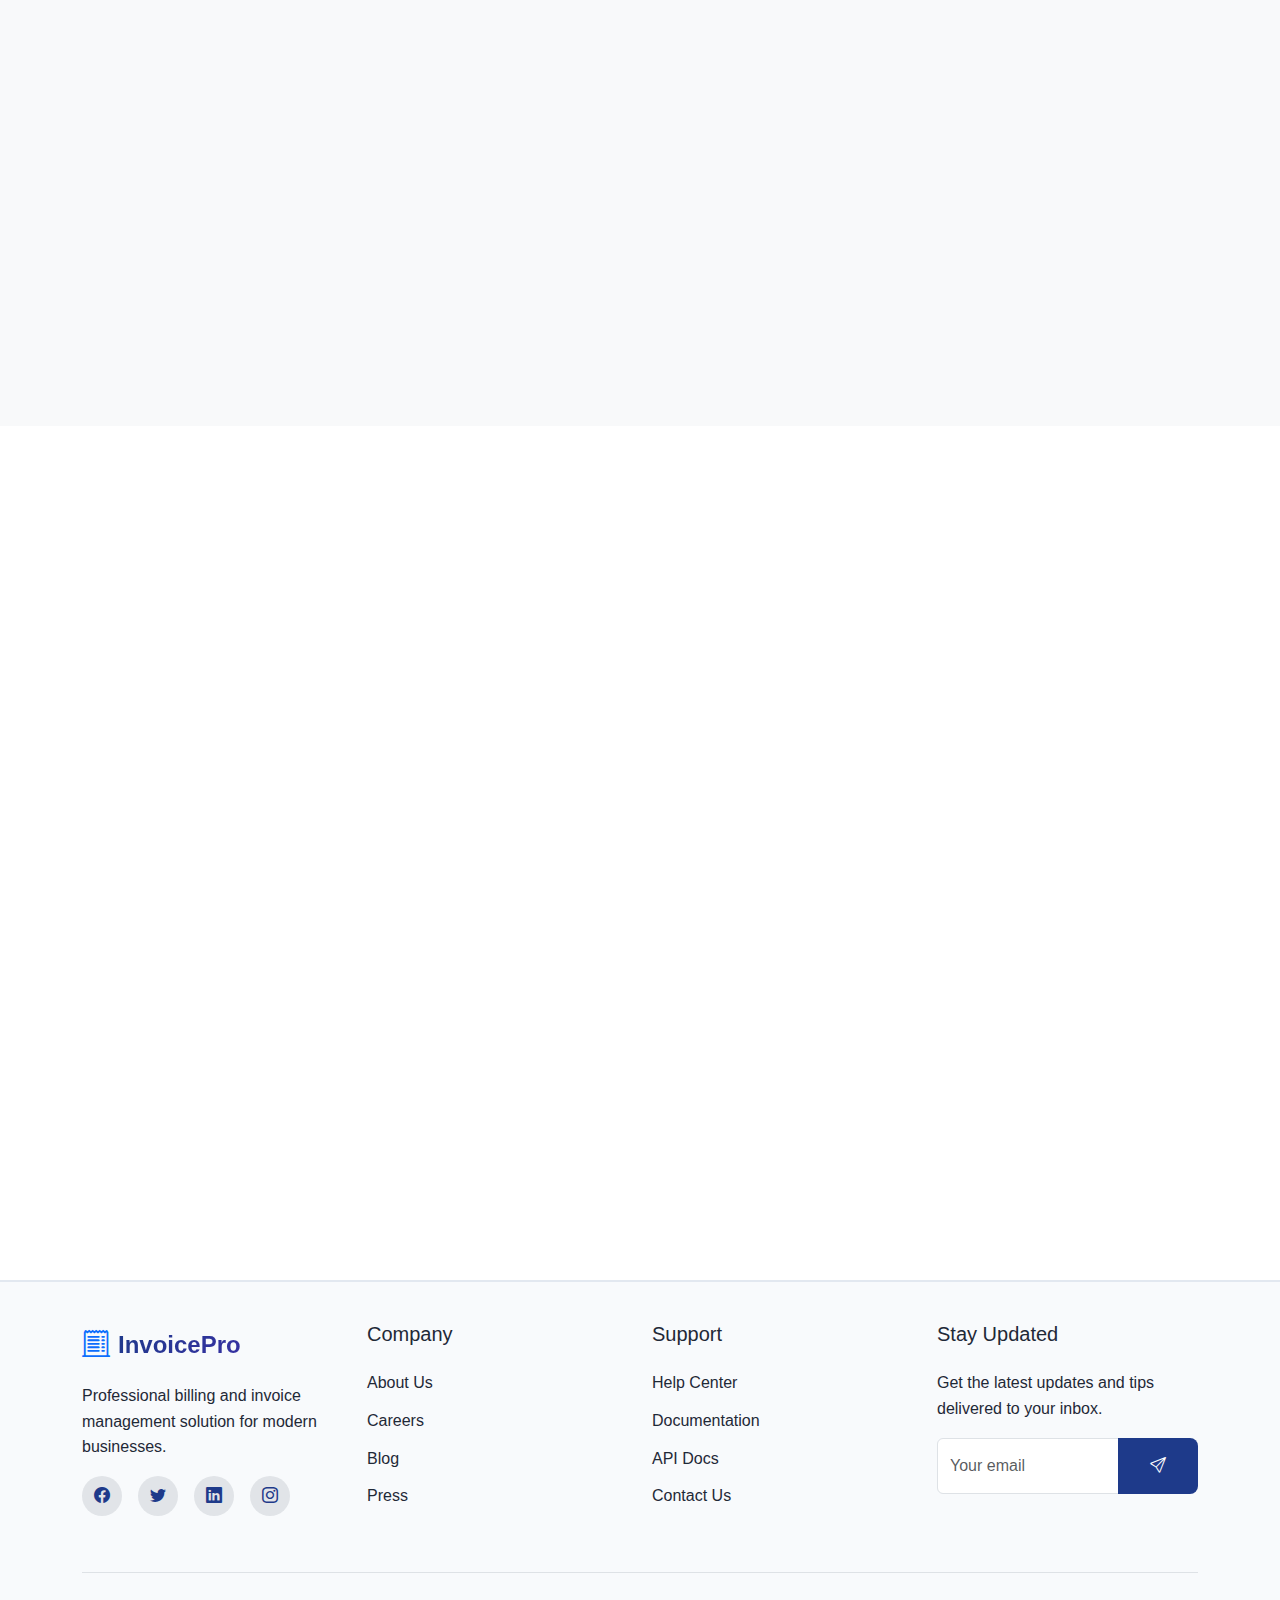
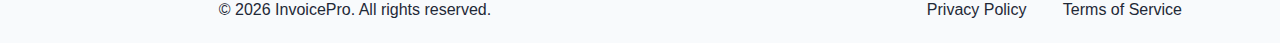
<file: pricing.html>
<!DOCTYPE html>
<html lang="en">

<head>
    <meta charset="UTF-8">
    <meta name="viewport" content="width=device-width, initial-scale=1.0">
    <link rel="icon" type="image/svg+xml" href="favicon.svg">
    <title>Pricing - InvoicePro | Smart Invoice & Billing Management</title>

    <!-- Bootstrap 5 CSS -->
    <link href="https://cdn.jsdelivr.net/npm/bootstrap@5.3.0/dist/css/bootstrap.min.css" rel="stylesheet">
    <!-- Bootstrap Icons -->
    <link rel="stylesheet" href="https://cdn.jsdelivr.net/npm/bootstrap-icons@1.11.0/font/bootstrap-icons.css">
    <!-- AOS Animation Library -->
    <link href="https://unpkg.com/aos@2.3.1/dist/aos.css" rel="stylesheet">

    <link rel="stylesheet" href="styles.css">
</head>

<body class="pricing-page">
    <!-- Header Navigation -->
    <header class="header sticky-top">
        <nav class="navbar navbar-expand-lg navbar-light">
            <div class="container">
                <!-- Logo -->
                <a class="navbar-brand d-flex align-items-center" href="index.html">
                    <i class="bi bi-receipt-cutoff text-primary fs-3 me-2"></i>
                    <span class="brand-text">InvoicePro</span>
                </a>

                <!-- Desktop Menu -->
                <div class="collapse navbar-collapse" id="navbarNav">
                    <ul class="navbar-nav mx-auto">
                        <li class="nav-item dropdown">
                            <a class="nav-link dropdown-toggle" href="#home" id="homeDropdown" role="button"
                                data-bs-toggle="dropdown" aria-expanded="false">
                                Home
                            </a>
                            <ul class="dropdown-menu" aria-labelledby="homeDropdown">
                                <li><a class="dropdown-item" href="index.html">Home 1</a></li>
                                <li><a class="dropdown-item" href="home2.html">Home 2</a></li>
                            </ul>
                        </li>
                        <li class="nav-item">
                            <a class="nav-link" href="features.html">Features</a>
                        </li>
                        <li class="nav-item">
                            <a class="nav-link" href="solutions.html">Solutions</a>
                        </li>
                        <li class="nav-item">
                            <a class="nav-link active" href="pricing.html">Pricing</a>
                        </li>
                        <li class="nav-item">
                            <a class="nav-link" href="resources.html">Resources</a>
                        </li>
                        <li class="nav-item">
                            <a class="nav-link" href="contact.html">Contact</a>
                        </li>
                        <li class="nav-item">
                            <a class="nav-link" href="dashboard.html">Dashboard</a>
                        </li>
                    </ul>

                    <!-- Right Side Buttons -->
                    <div class="d-flex align-items-center gap-3">
                        <!-- Theme Toggle -->
                        <button class="btn btn-link theme-toggle" id="themeToggle">
                            <i class="bi bi-sun-fill fs-5"></i>
                        </button>

                        <!-- Auth Buttons -->
                        <a href="signup.html" class="btn btn-outline-primary">Sign Up</a>
                    </div>
                </div>

                <!-- Mobile & Theme Toggle Buttons -->
                <div class="d-flex align-items-center gap-2">
                    <!-- Theme Toggle (Tablet & Mobile Only) -->
                    <button class="btn btn-link theme-toggle-mobile d-none d-lg-block" id="themeToggleMobile">
                        <i class="bi bi-sun-fill fs-5"></i>
                    </button>
                    
                    <!-- Mobile Toggle Button -->
                    <button class="navbar-toggler" type="button" data-bs-toggle="offcanvas" data-bs-target="#mobileMenu">
                        <span class="navbar-toggler-icon"></span>
                    </button>
                </div>
            </div>
        </nav>

        <!-- Mobile Offcanvas Menu -->
        <div class="offcanvas offcanvas-start" tabindex="-1" id="mobileMenu">
            <div class="offcanvas-header">
                <button type="button" class="btn-close" data-bs-dismiss="offcanvas" aria-label="Close">
                    <i class="bi bi-x-lg"></i>
                </button>
            </div>
            <div class="offcanvas-body">
                <ul class="navbar-nav">
                    <li class="nav-item">
                        <a class="nav-link" href="index.html">Home 1</a>
                    </li>
                    <li class="nav-item">
                        <a class="nav-link" href="home2.html">Home 2</a>
                    </li>
                    <li class="nav-item">
                        <a class="nav-link" href="features.html">Features</a>
                    </li>
                    <li class="nav-item">
                        <a class="nav-link" href="solutions.html">Solutions</a>
                    </li>
                    <li class="nav-item">
                        <a class="nav-link active" href="pricing.html">Pricing</a>
                    </li>
                    <li class="nav-item">
                        <a class="nav-link" href="resources.html">Resources</a>
                    </li>
                    <li class="nav-item">
                        <a class="nav-link" href="contact.html">Contact</a>
                    </li>
                    <li class="nav-item">
                        <a class="nav-link" href="dashboard.html">Dashboard</a>
                    </li>
                </ul>

                <div class="mt-4">
                    <a href="signup.html" class="btn btn-outline-primary w-100">Sign Up</a>
                </div>
            </div>
        </div>
    </header>

    <!-- Page Header -->
    <section class="page-header py-5">
        <div class="container">
            <div class="row">
                <div class="col-lg-8 mx-auto text-center" data-aos="fade-up">
                    <h1 class="display-3 fw-bold mb-4">Choose Your Plan</h1>
                    <p class="lead mb-4">Flexible pricing for businesses of all sizes. Start with a free trial, no
                        credit card required.</p>
                    <div class="breadcrumb justify-content-center">
                        <nav aria-label="breadcrumb">
                            <ol class="breadcrumb">
                                <li class="breadcrumb-item"><a href="index.html">Home</a></li>
                                <li class="breadcrumb-item active">Pricing</li>
                            </ol>
                        </nav>
                    </div>
                </div>
            </div>
        </div>
    </section>

    <!-- Pricing Toggle -->
    <section class="pricing-toggle py-4">
        <div class="container">
            <div class="row justify-content-center">
                <div class="col-auto">
                    <div class="billing-toggle">
                        <span class="toggle-label">Monthly</span>
                        <label class="switch">
                            <input type="checkbox" id="billingToggle">
                            <span class="slider round"></span>
                        </label>
                        <span class="toggle-label">Annual <span class="badge bg-success">Save 20%</span></span>
                    </div>
                </div>
            </div>
        </div>
    </section>

    <!-- Pricing Section -->
    <section class="pricing-section py-5">
        <div class="container">
            <div class="row g-4 align-items-center">
                <div class="col-lg-4 col-md-6" data-aos="fade-up" data-aos-delay="100">
                    <div class="pricing-card">
                        <div class="pricing-header">
                            <h3>Basic</h3>
                            <p class="pricing-description">Perfect for freelancers and small businesses</p>
                            <div class="price">
                                <span class="currency">$</span>
                                <span class="amount monthly-price">9</span>
                                <span class="amount annual-price" style="display: none;">7</span>
                                <span class="period">/month</span>
                            </div>
                        </div>
                        <ul class="pricing-features">
                            <li><i class="bi bi-check"></i> Up to 10 clients</li>
                            <li><i class="bi bi-check"></i> 20 invoices/month</li>
                            <li><i class="bi bi-check"></i> Basic reporting</li>
                            <li><i class="bi bi-check"></i> Email support</li>
                            <li><i class="bi bi-check"></i> Mobile app access</li>
                            <li><i class="bi bi-x"></i> Custom branding</li>
                            <li><i class="bi bi-x"></i> API access</li>
                            <li><i class="bi bi-x"></i> Priority support</li>
                        </ul>
                        <a href="#signup" class="btn btn-outline-primary w-100">Start Basic</a>
                    </div>
                </div>

                <div class="col-lg-4 col-md-6" data-aos="fade-up" data-aos-delay="200">
                    <div class="pricing-card featured">
                        <div class="popular-badge">Most Popular</div>
                        <div class="pricing-header">
                            <h3>Pro</h3>
                            <p class="pricing-description">Ideal for growing businesses</p>
                            <div class="price">
                                <span class="currency">$</span>
                                <span class="amount monthly-price">29</span>
                                <span class="amount annual-price" style="display: none;">23</span>
                                <span class="period">/month</span>
                            </div>
                        </div>
                        <ul class="pricing-features">
                            <li><i class="bi bi-check"></i> Unlimited clients</li>
                            <li><i class="bi bi-check"></i> Unlimited invoices</li>
                            <li><i class="bi bi-check"></i> Advanced reporting</li>
                            <li><i class="bi bi-check"></i> Priority support</li>
                            <li><i class="bi bi-check"></i> Mobile app access</li>
                            <li><i class="bi bi-check"></i> Custom branding</li>
                            <li><i class="bi bi-check"></i> Automated workflows</li>
                            <li><i class="bi bi-x"></i> API access</li>
                        </ul>
                        <a href="#signup" class="btn btn-primary w-100">Start Pro</a>
                    </div>
                </div>

                <div class="col-lg-4 col-md-6" data-aos="fade-up" data-aos-delay="300">
                    <div class="pricing-card">
                        <div class="pricing-header">
                            <h3>Enterprise</h3>
                            <p class="pricing-description">For large organizations</p>
                            <div class="price">
                                <span class="currency">$</span>
                                <span class="amount monthly-price">99</span>
                                <span class="amount annual-price" style="display: none;">79</span>
                                <span class="period">/month</span>
                            </div>
                        </div>
                        <ul class="pricing-features">
                            <li><i class="bi bi-check"></i> Everything in Pro</li>
                            <li><i class="bi bi-check"></i> Multi-user access</li>
                            <li><i class="bi bi-check"></i> Custom integrations</li>
                            <li><i class="bi bi-check"></i> Dedicated support</li>
                            <li><i class="bi bi-check"></i> Advanced security</li>
                            <li><i class="bi bi-check"></i> API access</li>
                            <li><i class="bi bi-check"></i> Custom training</li>
                            <li><i class="bi bi-check"></i> SLA guarantee</li>
                        </ul>
                        <a href="#contact" class="btn btn-outline-primary w-100">Contact Sales</a>
                    </div>
                </div>
            </div>
        </div>
    </section>

    <!-- Feature Comparison -->
    <section class="feature-comparison py-5 bg-light">
        <div class="container">
            <div class="text-center mb-5" data-aos="fade-up">
                <h2 class="display-4 fw-bold mb-3">Compare Features</h2>
                <p class="lead">Detailed comparison of all plans</p>
            </div>

            <div class="table-responsive" data-aos="fade-up" data-aos-delay="200">
                <table class="table table-hover comparison-table">
                    <thead>
                        <tr>
                            <th>Features</th>
                            <th>Basic</th>
                            <th>Pro</th>
                            <th>Enterprise</th>
                        </tr>
                    </thead>
                    <tbody>
                        <tr>
                            <td><strong>Users</strong></td>
                            <td>1</td>
                            <td>5</td>
                            <td>Unlimited</td>
                        </tr>
                        <tr>
                            <td><strong>Clients</strong></td>
                            <td>10</td>
                            <td>Unlimited</td>
                            <td>Unlimited</td>
                        </tr>
                        <tr>
                            <td><strong>Invoices/Month</strong></td>
                            <td>20</td>
                            <td>Unlimited</td>
                            <td>Unlimited</td>
                        </tr>
                        <tr>
                            <td><strong>Custom Branding</strong></td>
                            <td><i class="bi bi-x text-danger"></i></td>
                            <td><i class="bi bi-check text-success"></i></td>
                            <td><i class="bi bi-check text-success"></i></td>
                        </tr>
                        <tr>
                            <td><strong>API Access</strong></td>
                            <td><i class="bi bi-x text-danger"></i></td>
                            <td><i class="bi bi-x text-danger"></i></td>
                            <td><i class="bi bi-check text-success"></i></td>
                        </tr>
                        <tr>
                            <td><strong>Priority Support</strong></td>
                            <td><i class="bi bi-x text-danger"></i></td>
                            <td><i class="bi bi-check text-success"></i></td>
                            <td><i class="bi bi-check text-success"></i></td>
                        </tr>
                        <tr>
                            <td><strong>Advanced Analytics</strong></td>
                            <td><i class="bi bi-x text-danger"></i></td>
                            <td><i class="bi bi-check text-success"></i></td>
                            <td><i class="bi bi-check text-success"></i></td>
                        </tr>
                        <tr>
                            <td><strong>Custom Integrations</strong></td>
                            <td><i class="bi bi-x text-danger"></i></td>
                            <td><i class="bi bi-x text-danger"></i></td>
                            <td><i class="bi bi-check text-success"></i></td>
                        </tr>
                    </tbody>
                </table>
            </div>
        </div>
    </section>

    <!-- FAQ Section -->
    <section class="faq-section py-5">
        <div class="container">
            <div class="text-center mb-5" data-aos="fade-up">
                <h2 class="display-4 fw-bold mb-3">Frequently Asked Questions</h2>
                <p class="lead">Got questions? We've got answers</p>
            </div>

            <div class="row justify-content-center">
                <div class="col-lg-8">
                    <div class="accordion" id="faqAccordion" data-aos="fade-up" data-aos-delay="200">
                        <div class="accordion-item">
                            <h2 class="accordion-header">
                                <button class="accordion-button" type="button" data-bs-toggle="collapse"
                                    data-bs-target="#faq1">
                                    Can I change my plan later?
                                </button>
                            </h2>
                            <div id="faq1" class="accordion-collapse collapse show" data-bs-parent="#faqAccordion">
                                <div class="accordion-body">
                                    Yes! You can upgrade or downgrade your plan at any time. Changes take effect
                                    immediately, and we'll prorate any billing adjustments.
                                </div>
                            </div>
                        </div>

                        <div class="accordion-item">
                            <h2 class="accordion-header">
                                <button class="accordion-button collapsed" type="button" data-bs-toggle="collapse"
                                    data-bs-target="#faq2">
                                    Is there a free trial?
                                </button>
                            </h2>
                            <div id="faq2" class="accordion-collapse collapse" data-bs-parent="#faqAccordion">
                                <div class="accordion-body">
                                    Yes! We offer a 14-day free trial on all plans. No credit card required to start
                                    your trial.
                                </div>
                            </div>
                        </div>

                        <div class="accordion-item">
                            <h2 class="accordion-header">
                                <button class="accordion-button collapsed" type="button" data-bs-toggle="collapse"
                                    data-bs-target="#faq3">
                                    What payment methods do you accept?
                                </button>
                            </h2>
                            <div id="faq3" class="accordion-collapse collapse" data-bs-parent="#faqAccordion">
                                <div class="accordion-body">
                                    We accept all major credit cards, PayPal, and bank transfers for Enterprise
                                    customers.
                                </div>
                            </div>
                        </div>

                        <div class="accordion-item">
                            <h2 class="accordion-header">
                                <button class="accordion-button collapsed" type="button" data-bs-toggle="collapse"
                                    data-bs-target="#faq4">
                                    Is my data secure?
                                </button>
                            </h2>
                            <div id="faq4" class="accordion-collapse collapse" data-bs-parent="#faqAccordion">
                                <div class="accordion-body">
                                    Absolutely! We use bank-level 256-bit encryption, are SOC 2 compliant, and perform
                                    regular security audits.
                                </div>
                            </div>
                        </div>
                    </div>
                </div>
            </div>
        </div>
    </section>

    <!-- CTA Section -->
    <section class="cta-section py-5">
        <div class="container">
            <div class="row justify-content-center">
                <div class="col-lg-8 text-center" data-aos="zoom-in">
                    <h2 class="display-4 fw-bold mb-4">Ready to Get Started?</h2>
                    <p class="lead mb-4">Join thousands of businesses that trust InvoicePro for their billing needs.</p>
                    <div class="d-flex justify-content-center gap-3">
                        <a href="#signup" class="btn btn-primary btn-lg">
                            <i class="bi bi-rocket-takeoff me-2"></i>Start Free Trial
                        </a>
                        <a href="contact.html" class="btn btn-outline-primary btn-lg" style="line-height: 35px;">
                            Contact Sales
                        </a>
                    </div>
                </div>
            </div>
        </div>
    </section>

    <!-- Footer -->
    <footer class="footer">
        <div class="container">
            <div class="row g-4">
                <!-- Brand Column -->
                <div class="col-lg-3 col-md-6">
                    <div class="footer-brand">
                        <div class="d-flex align-items-center mb-3">
                            <i class="bi bi-receipt-cutoff text-primary fs-3 me-2"></i>
                            <span class="brand-text fs-4">InvoicePro</span>
                        </div>
                        <p class="mb-3">Professional billing and invoice management solution for modern businesses.</p>
                        <div class="social-links">
                            <a href="#" class="social-link"><i class="bi bi-facebook"></i></a>
                            <a href="#" class="social-link"><i class="bi bi-twitter"></i></a>
                            <a href="#" class="social-link"><i class="bi bi-linkedin"></i></a>
                            <a href="#" class="social-link"><i class="bi bi-instagram"></i></a>
                        </div>
                    </div>
                </div>

                <!-- Company Links -->
                <div class="col-lg-3 col-md-6">
                    <h5 class="footer-heading">Company</h5>
                    <ul class="footer-links">
                        <li><a href="#about">About Us</a></li>
                        <li><a href="#careers">Careers</a></li>
                        <li><a href="#blog">Blog</a></li>
                        <li><a href="#press">Press</a></li>
                    </ul>
                </div>

                <!-- Support Links -->
                <div class="col-lg-3 col-md-6">
                    <h5 class="footer-heading">Support</h5>
                    <ul class="footer-links">
                        <li><a href="#help">Help Center</a></li>
                        <li><a href="#docs">Documentation</a></li>
                        <li><a href="#api">API Docs</a></li>
                        <li><a href="contact.html">Contact Us</a></li>
                    </ul>
                </div>

                <!-- Newsletter -->
                <div class="col-lg-3 col-md-6">
                    <h5 class="footer-heading">Stay Updated</h5>
                    <p class="mb-3">Get the latest updates and tips delivered to your inbox.</p>
                    <form class="newsletter-form">
                        <div class="input-group">
                            <input type="email" class="form-control" placeholder="Your email">
                            <button class="btn btn-primary" type="submit">
                                <i class="bi bi-send"></i>
                            </button>
                        </div>
                    </form>
                </div>
            </div>

            <div class="footer-bottom mt-4 pt-4 border-top">
                <div class="row align-items-center">
                    <div class="col-md-6">
                        <p class="mb-0">© 2026 InvoicePro. All rights reserved.</p>
                    </div>
                    <div class="col-md-6 text-md-end">
                        <a href="#privacy" class="footer-link">Privacy Policy</a>
                        <a href="#terms" class="footer-link">Terms of Service</a>
                    </div>
                </div>
            </div>
        </div>

        <!-- Back to Top Button -->
        <button class="back-to-top" id="backToTop">
            <i class="bi bi-arrow-up"></i>
        </button>
    </footer>

    <!-- Bootstrap JS -->
    <script src="https://cdn.jsdelivr.net/npm/bootstrap@5.3.0/dist/js/bootstrap.bundle.min.js"></script>
    <!-- AOS Animation JS -->
    <script src="https://unpkg.com/aos@2.3.1/dist/aos.js"></script>

    <script src="script.js"></script>
    <script>
        // Billing toggle functionality
        document.getElementById('billingToggle').addEventListener('change', function () {
            const monthlyPrices = document.querySelectorAll('.monthly-price');
            const annualPrices = document.querySelectorAll('.annual-price');

            if (this.checked) {
                monthlyPrices.forEach(el => el.style.display = 'none');
                annualPrices.forEach(el => el.style.display = 'inline');
            } else {
                monthlyPrices.forEach(el => el.style.display = 'inline');
                annualPrices.forEach(el => el.style.display = 'none');
            }
        });
    </script>
</body>

</html>
</file>
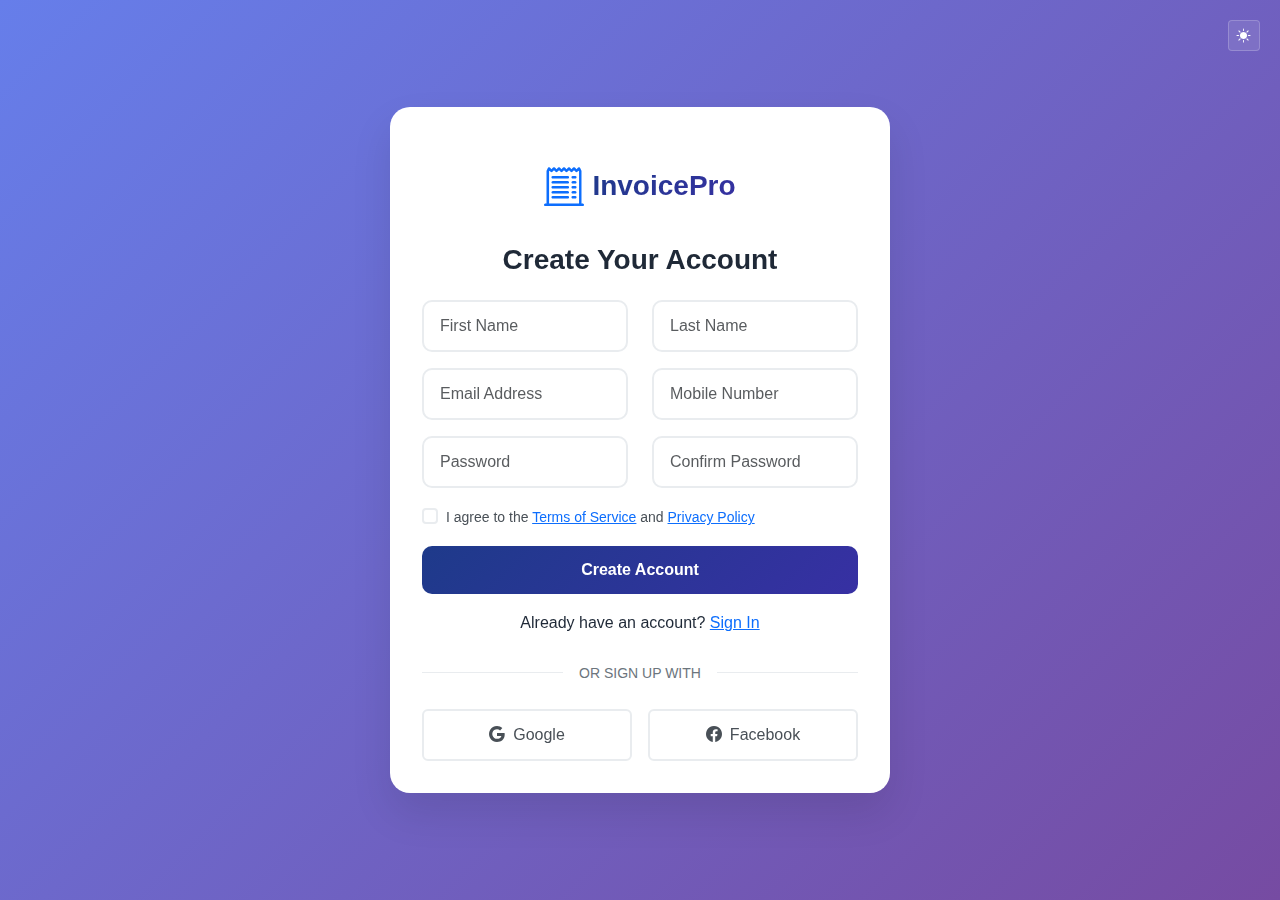
<file: signup.html>
<!DOCTYPE html>
<html lang="en">

<head>
    <meta charset="UTF-8">
    <meta name="viewport" content="width=device-width, initial-scale=1.0">
    <link rel="icon" type="image/svg+xml" href="favicon.svg">
    <title>Sign Up - InvoicePro | Smart Invoice & Billing Management</title>

    <!-- Bootstrap 5 CSS -->
    <link href="https://cdn.jsdelivr.net/npm/bootstrap@5.3.0/dist/css/bootstrap.min.css" rel="stylesheet">
    <!-- Bootstrap Icons -->
    <link rel="stylesheet" href="https://cdn.jsdelivr.net/npm/bootstrap-icons@1.11.0/font/bootstrap-icons.css">
    <!-- AOS Animation Library -->
    <link href="https://unpkg.com/aos@2.3.1/dist/aos.css" rel="stylesheet">

    <link rel="stylesheet" href="styles.css">
</head>

<body class="auth-page">
    <!-- Theme Toggle Button -->
    <div class="theme-toggle-auth">
        <button class="btn btn-outline-light btn-sm" id="themeToggle">
            <i class="bi bi-sun-fill" id="themeIcon"></i>
        </button>
    </div>

    <!-- Logo Section -->


    <!-- Main Content -->
    <div class="auth-container">
        <div class="row g-0 justify-content-center min-vh-100 align-items-center">
            <!-- Centered Form -->
            <div class="col-lg-6 col-md-8">
                <div class="auth-form-container" data-aos="fade-up">
                    <div class="auth-logo text-center mb-2">
                        <a href="index.html" class="text-decoration-none">
                            <i class="bi bi-receipt-cutoff text-primary fs-1 me-2"></i>
                            <span class="brand-text fs-3">InvoicePro</span>
                        </a>
                    </div>
                    <div class="text-center mb-4">
                        <h3 class="fw-bold mb-3">Create Your Account</h3>
                    </div>

                    <!-- Sign Up Form -->
                    <form id="signupForm">
                        <div class="row">
                            <div class="col-md-6 mb-3">
                                <input type="text" class="form-control" id="firstName" placeholder="First Name"
                                    required>
                            </div>
                            <div class="col-md-6 mb-3">
                                <input type="text" class="form-control" id="lastName" placeholder="Last Name" required>
                            </div>
                        </div>

                        <div class="row">
                            <div class="col-md-6 mb-3">
                                <input type="email" class="form-control" id="email" placeholder="Email Address"
                                    required>
                            </div>
                            <div class="col-md-6 mb-3">
                                <input type="tel" class="form-control" id="phone" placeholder="Mobile Number">
                            </div>
                        </div>

                        <div class="row">
                            <div class="col-md-6 mb-3">
                                <input type="password" class="form-control" id="password" placeholder="Password"
                                    required>
                            </div>
                            <div class="col-md-6 mb-3">
                                <input type="password" class="form-control" id="confirmPassword"
                                    placeholder="Confirm Password" required>
                            </div>
                        </div>

                        <div class="mb-3">
                            <div class="form-check">
                                <input class="form-check-input" type="checkbox" id="terms" required>
                                <label class="form-check-label" for="terms">
                                    I agree to the <a href="#" class="text-primary">Terms of Service</a> and <a href="#"
                                        class="text-primary">Privacy Policy</a>
                                </label>
                            </div>
                        </div>

                        <button type="submit" class="btn btn-primary w-100 mb-3">
                            Create Account
                        </button>

                        <div class="text-center">
                            <p class="mb-0">Already have an account? <a href="login.html" class="text-primary">Sign
                                    In</a></p>
                        </div>
                    </form>

                    <div class="divider-text mb-4">
                        <span>OR SIGN UP WITH</span>
                    </div>

                    <!-- Social Sign Up Buttons -->
                    <div class="social-signup">
                        <div class="row g-3">
                            <div class="col-6">
                                <button
                                    class="btn btn-outline-primary w-100 d-flex align-items-center justify-content-center">
                                    <i class="bi bi-google me-2"></i>
                                    Google
                                </button>
                            </div>
                            <div class="col-6">
                                <button
                                    class="btn btn-outline-primary w-100 d-flex align-items-center justify-content-center">
                                    <i class="bi bi-facebook me-2"></i>
                                    Facebook
                                </button>
                            </div>
                        </div>
                    </div>
                </div>
            </div>
        </div>
    </div>

    <!-- Bootstrap JS -->
    <script src="https://cdn.jsdelivr.net/npm/bootstrap@5.3.0/dist/js/bootstrap.bundle.min.js"></script>
    <!-- AOS Animation JS -->
    <script src="https://unpkg.com/aos@2.3.1/dist/aos.js"></script>

    <script src="script.js"></script>
    <script>
        // Initialize AOS
        AOS.init({
            duration: 1000,
            once: true
        });

        // Sign up form submission
        document.getElementById('signupForm').addEventListener('submit', function (e) {
            e.preventDefault();
            // Add your signup logic here
            alert('Sign up functionality would be implemented here');
        });
    </script>
</body>

</html>
</file>
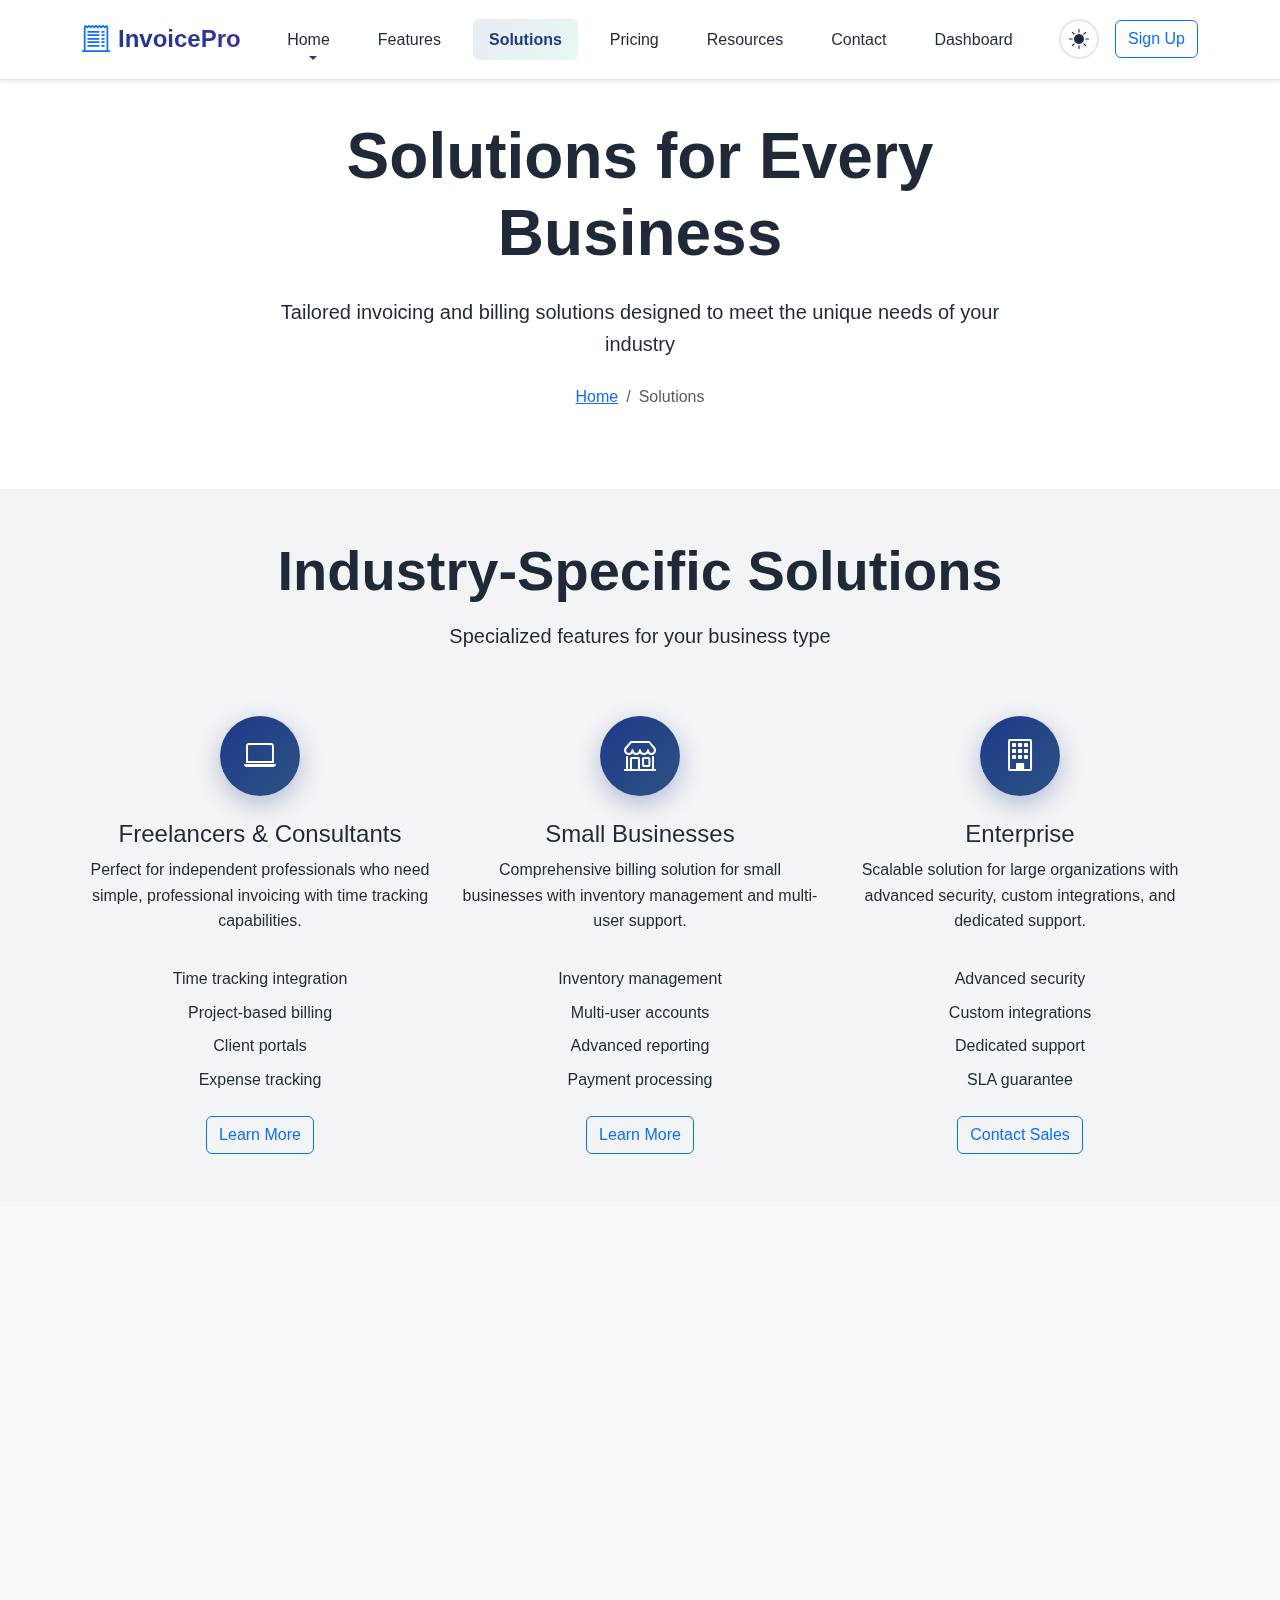
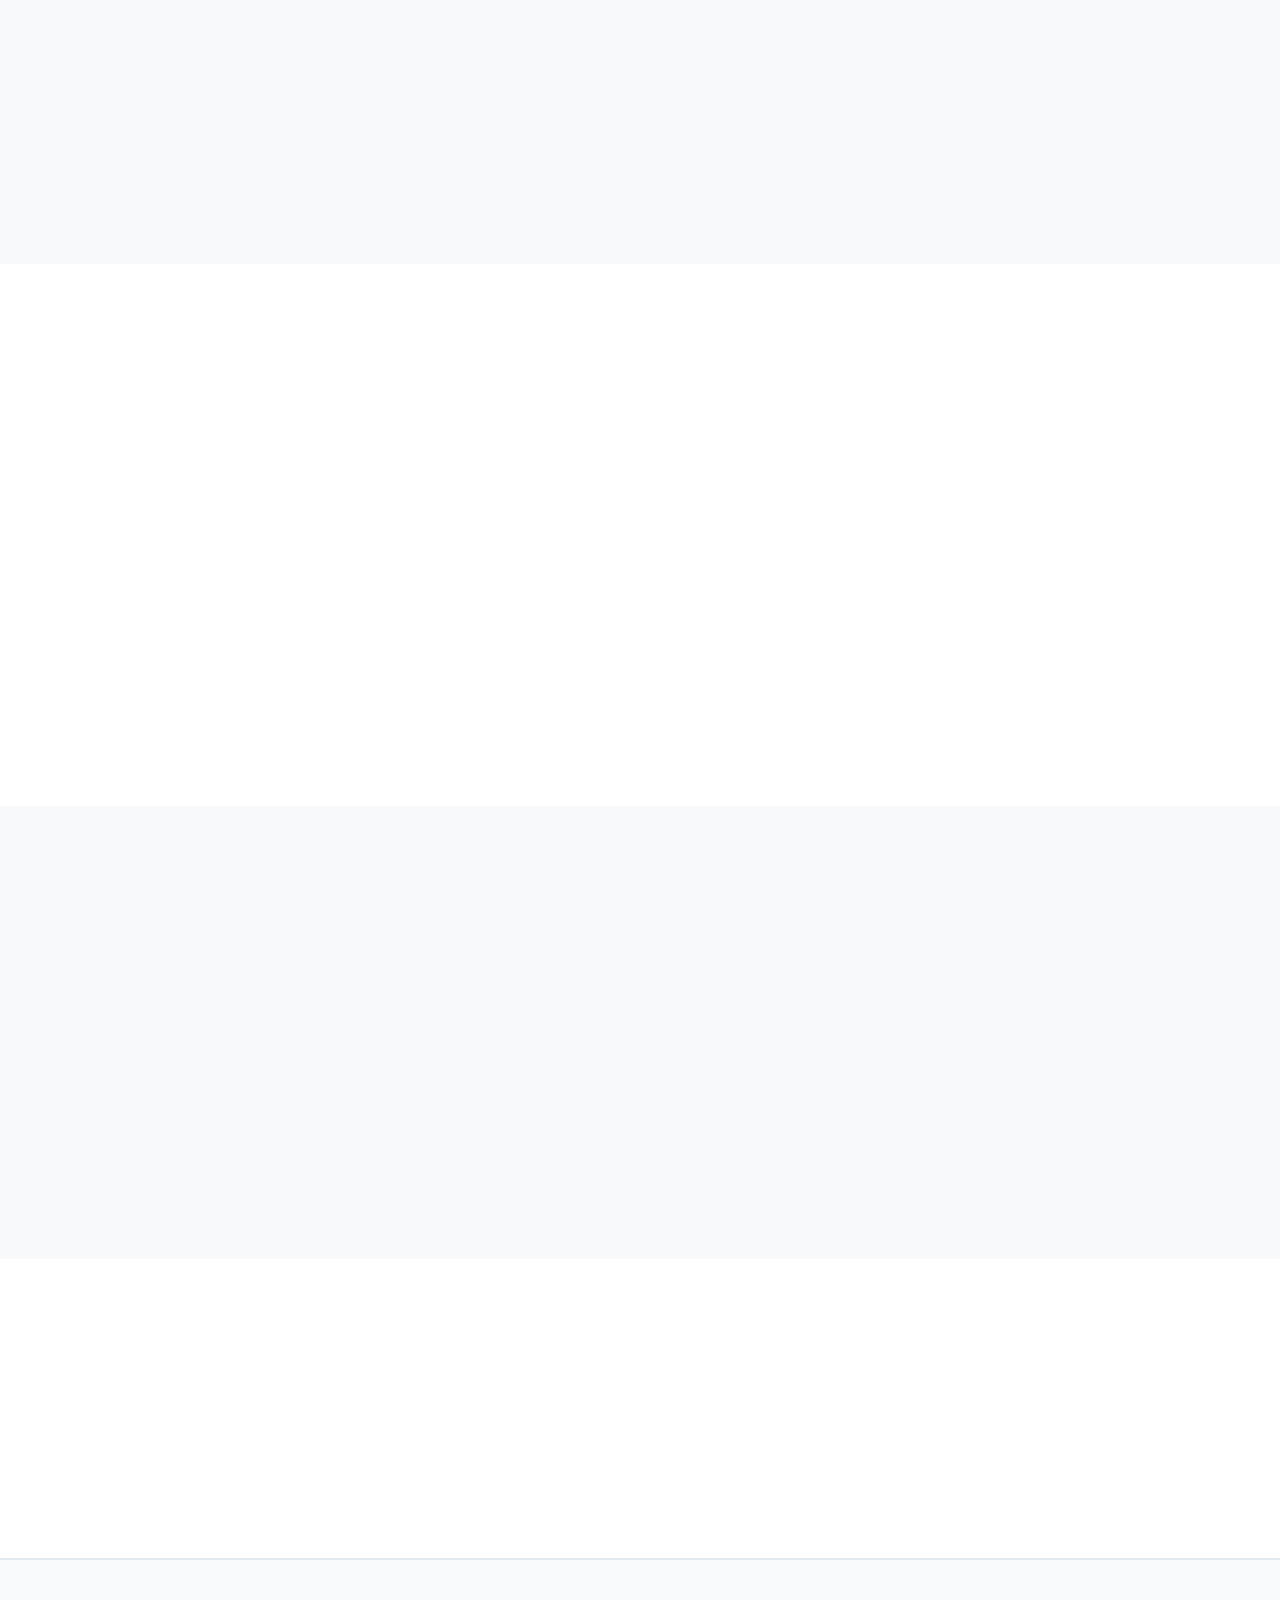
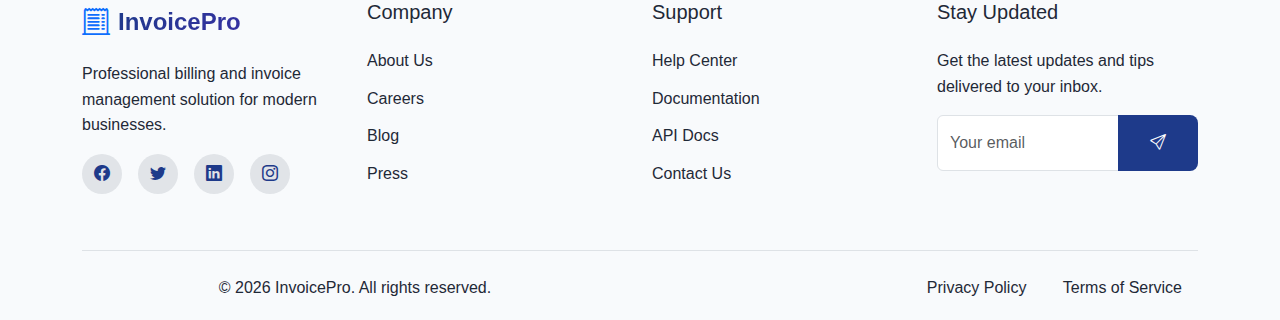
<file: solutions.html>
<!DOCTYPE html>
<html lang="en">

<head>
    <meta charset="UTF-8">
    <meta name="viewport" content="width=device-width, initial-scale=1.0">
    <link rel="icon" type="image/svg+xml" href="favicon.svg">
    <title>Solutions - InvoicePro | Smart Invoice & Billing Management</title>

    <!-- Bootstrap 5 CSS -->
    <link href="https://cdn.jsdelivr.net/npm/bootstrap@5.3.0/dist/css/bootstrap.min.css" rel="stylesheet">
    <!-- Bootstrap Icons -->
    <link rel="stylesheet" href="https://cdn.jsdelivr.net/npm/bootstrap-icons@1.11.0/font/bootstrap-icons.css">
    <!-- AOS Animation Library -->
    <link href="https://unpkg.com/aos@2.3.1/dist/aos.css" rel="stylesheet">

    <link rel="stylesheet" href="styles.css">
</head>

<body class="solutions-page">
    <!-- Header Navigation -->
    <header class="header sticky-top">
        <nav class="navbar navbar-expand-lg navbar-light">
            <div class="container">
                <!-- Logo -->
                <a class="navbar-brand d-flex align-items-center" href="index.html">
                    <i class="bi bi-receipt-cutoff text-primary fs-3 me-2"></i>
                    <span class="brand-text">InvoicePro</span>
                </a>

                <!-- Desktop Menu -->
                <div class="collapse navbar-collapse" id="navbarNav">
                    <ul class="navbar-nav mx-auto">
                        <li class="nav-item dropdown">
                            <a class="nav-link dropdown-toggle" href="#home" id="homeDropdown" role="button"
                                data-bs-toggle="dropdown" aria-expanded="false">
                                Home
                            </a>
                            <ul class="dropdown-menu" aria-labelledby="homeDropdown">
                                <li><a class="dropdown-item" href="index.html">Home 1</a></li>
                                <li><a class="dropdown-item" href="home2.html">Home 2</a></li>
                            </ul>
                        </li>
                        <li class="nav-item">
                            <a class="nav-link" href="features.html">Features</a>
                        </li>
                        <li class="nav-item">
                            <a class="nav-link active" href="solutions.html">Solutions</a>
                        </li>
                        <li class="nav-item">
                            <a class="nav-link" href="pricing.html">Pricing</a>
                        </li>
                        <li class="nav-item">
                            <a class="nav-link" href="resources.html">Resources</a>
                        </li>
                        <li class="nav-item">
                            <a class="nav-link" href="contact.html">Contact</a>
                        </li>
                        <li class="nav-item">
                            <a class="nav-link" href="dashboard.html">Dashboard</a>
                        </li>
                    </ul>

                    <!-- Right Side Buttons -->
                    <div class="d-flex align-items-center gap-3">
                        <!-- Theme Toggle -->
                        <button class="btn btn-link theme-toggle" id="themeToggle">
                            <i class="bi bi-sun-fill fs-5"></i>
                        </button>

                        <!-- Auth Buttons -->
                        <a href="signup.html" class="btn btn-outline-primary">Sign Up</a>
                    </div>
                </div>

                <!-- Mobile & Theme Toggle Buttons -->
                <div class="d-flex align-items-center gap-2">
                    <!-- Theme Toggle (Tablet & Mobile Only) -->
                    <button class="btn btn-link theme-toggle-mobile d-none d-lg-block" id="themeToggleMobile">
                        <i class="bi bi-sun-fill fs-5"></i>
                    </button>
                    
                    <!-- Mobile Toggle Button -->
                    <button class="navbar-toggler" type="button" data-bs-toggle="offcanvas" data-bs-target="#mobileMenu">
                        <span class="navbar-toggler-icon"></span>
                    </button>
                </div>
            </div>
        </nav>

        <!-- Mobile Offcanvas Menu -->
        <div class="offcanvas offcanvas-start" tabindex="-1" id="mobileMenu">
            <div class="offcanvas-header">
                <button type="button" class="btn-close" data-bs-dismiss="offcanvas" aria-label="Close">
                    <i class="bi bi-x-lg"></i>
                </button>
            </div>
            <div class="offcanvas-body">
                <ul class="navbar-nav">
                    <li class="nav-item dropdown">
                        <a class="nav-link dropdown-toggle" href="#home" id="mobileHomeDropdown" role="button"
                            data-bs-toggle="dropdown" aria-expanded="false">
                            Home
                        </a>
                        <ul class="dropdown-menu" aria-labelledby="mobileHomeDropdown">
                            <li><a class="dropdown-item" href="index.html">Home 1</a></li>
                            <li><a class="dropdown-item" href="home2.html">Home 2</a></li>
                        </ul>
                    </li>
                    <li class="nav-item">
                        <a class="nav-link" href="features.html">Features</a>
                    </li>
                    <li class="nav-item">
                        <a class="nav-link active" href="solutions.html">Solutions</a>
                    </li>
                    <li class="nav-item">
                        <a class="nav-link" href="pricing.html">Pricing</a>
                    </li>
                    <li class="nav-item">
                        <a class="nav-link" href="resources.html">Resources</a>
                    </li>
                    <li class="nav-item">
                        <a class="nav-link" href="contact.html">Contact</a>
                    </li>
                    <li class="nav-item">
                        <a class="nav-link" href="dashboard.html">Dashboard</a>
                    </li>
                </ul>

                <div class="mt-4">
                    <a href="signup.html" class="btn btn-outline-primary w-100">Sign Up</a>
                </div>
            </div>
        </div>
    </header>

    <!-- Page Header -->
    <section class="page-header py-5">
        <div class="container">
            <div class="row">
                <div class="col-lg-8 mx-auto text-center" data-aos="fade-up">
                    <h1 class="display-3 fw-bold mb-4">Solutions for Every Business</h1>
                    <p class="lead mb-4">Tailored invoicing and billing solutions designed to meet the unique needs of
                        your industry</p>
                    <div class="breadcrumb justify-content-center">
                        <nav aria-label="breadcrumb">
                            <ol class="breadcrumb">
                                <li class="breadcrumb-item"><a href="index.html">Home</a></li>
                                <li class="breadcrumb-item active">Solutions</li>
                            </ol>
                        </nav>
                    </div>
                </div>
            </div>
        </div>
    </section>

    <!-- Industry Solutions -->
    <section class="industry-solutions py-5">
        <div class="container">
            <div class="text-center mb-5" data-aos="fade-up">
                <h2 class="display-4 fw-bold mb-3">Industry-Specific Solutions</h2>
                <p class="lead">Specialized features for your business type</p>
            </div>

            <div class="row g-4">
                <div class="col-lg-4 col-md-6" data-aos="fade-up" data-aos-delay="100">
                    <div class="solution-card">
                        <div class="solution-icon">
                            <i class="bi bi-laptop"></i>
                        </div>
                        <h4>Freelancers & Consultants</h4>
                        <p>Perfect for independent professionals who need simple, professional invoicing with time
                            tracking capabilities.</p>
                        <ul class="solution-features">
                            <li>Time tracking integration</li>
                            <li>Project-based billing</li>
                            <li>Client portals</li>
                            <li>Expense tracking</li>
                        </ul>
                        <a href="#signup" class="btn btn-outline-primary">Learn More</a>
                    </div>
                </div>

                <div class="col-lg-4 col-md-6" data-aos="fade-up" data-aos-delay="200">
                    <div class="solution-card">
                        <div class="solution-icon">
                            <i class="bi bi-shop"></i>
                        </div>
                        <h4>Small Businesses</h4>
                        <p>Comprehensive billing solution for small businesses with inventory management and multi-user
                            support.</p>
                        <ul class="solution-features">
                            <li>Inventory management</li>
                            <li>Multi-user accounts</li>
                            <li>Advanced reporting</li>
                            <li>Payment processing</li>
                        </ul>
                        <a href="#signup" class="btn btn-outline-primary">Learn More</a>
                    </div>
                </div>

                <div class="col-lg-4 col-md-6" data-aos="fade-up" data-aos-delay="300">
                    <div class="solution-card">
                        <div class="solution-icon">
                            <i class="bi bi-building"></i>
                        </div>
                        <h4>Enterprise</h4>
                        <p>Scalable solution for large organizations with advanced security, custom integrations, and
                            dedicated support.</p>
                        <ul class="solution-features">
                            <li>Advanced security</li>
                            <li>Custom integrations</li>
                            <li>Dedicated support</li>
                            <li>SLA guarantee</li>
                        </ul>
                        <a href="#contact" class="btn btn-outline-primary">Contact Sales</a>
                    </div>
                </div>
            </div>
        </div>
    </section>

    <!-- How It Works -->
    <section class="how-it-works py-5 bg-light">
        <div class="container">
            <div class="text-center mb-5" data-aos="fade-up">
                <h2 class="display-4 fw-bold mb-3">How It Works</h2>
                <p class="lead">Simple steps to get your billing organized</p>
            </div>

            <div class="row">
                <div class="col-lg-3 col-md-6 mb-4" data-aos="fade-up" data-aos-delay="100">
                    <div class="step-card">
                        <div class="step-number">1</div>
                        <div class="step-icon">
                            <i class="bi bi-plus-circle"></i>
                        </div>
                        <h4>Create Invoice</h4>
                        <p>Generate professional invoices with our easy-to-use template system</p>
                    </div>
                </div>

                <div class="col-lg-3 col-md-6 mb-4" data-aos="fade-up" data-aos-delay="200">
                    <div class="step-card">
                        <div class="step-number">2</div>
                        <div class="step-icon">
                            <i class="bi bi-send"></i>
                        </div>
                        <h4>Send to Client</h4>
                        <p>Email invoices directly or share via secure client portal</p>
                    </div>
                </div>

                <div class="col-lg-3 col-md-6 mb-4" data-aos="fade-up" data-aos-delay="300">
                    <div class="step-card">
                        <div class="step-number">3</div>
                        <div class="step-icon">
                            <i class="bi bi-credit-card"></i>
                        </div>
                        <h4>Get Paid</h4>
                        <p>Accept online payments through multiple payment gateways</p>
                    </div>
                </div>

                <div class="col-lg-3 col-md-6 mb-4" data-aos="fade-up" data-aos-delay="400">
                    <div class="step-card">
                        <div class="step-number">4</div>
                        <div class="step-icon">
                            <i class="bi bi-bar-chart"></i>
                        </div>
                        <h4>Track Reports</h4>
                        <p>Monitor your business performance with detailed analytics</p>
                    </div>
                </div>
            </div>
        </div>
    </section>

    <!-- Use Cases -->
    <section class="use-cases py-5">
        <div class="container">
            <div class="text-center mb-5" data-aos="fade-up">
                <h2 class="display-4 fw-bold mb-3">Common Use Cases</h2>
                <p class="lead">See how businesses like yours use InvoicePro</p>
            </div>

            <div class="row g-4">
                <div class="col-lg-6" data-aos="fade-right">
                    <div class="use-case-item">
                        <div class="use-case-header">
                            <h4><i class="bi bi-brush text-primary me-2"></i>Creative Agencies</h4>
                        </div>
                        <p>Manage client billing for creative projects with time tracking, milestone-based invoicing,
                            and client approval workflows.</p>
                        <div class="use-case-features">
                            <span class="badge bg-primary">Time Tracking</span>
                            <span class="badge bg-primary">Project Billing</span>
                            <span class="badge bg-primary">Client Portals</span>
                        </div>
                    </div>

                    <div class="use-case-item mt-4">
                        <div class="use-case-header">
                            <h4><i class="bi bi-tools text-primary me-2"></i>Service Providers</h4>
                        </div>
                        <p>Streamline billing for recurring services, maintenance contracts, and subscription-based
                            business models.</p>
                        <div class="use-case-features">
                            <span class="badge bg-primary">Recurring Invoices</span>
                            <span class="badge bg-primary">Service Contracts</span>
                            <span class="badge bg-primary">Automated Billing</span>
                        </div>
                    </div>
                </div>

                <div class="col-lg-6" data-aos="fade-left">
                    <div class="use-case-item">
                        <div class="use-case-header">
                            <h4><i class="bi bi-cart3 text-primary me-2"></i>E-commerce Businesses</h4>
                        </div>
                        <p>Handle wholesale invoicing, B2B billing, and integration with your existing e-commerce
                            platform.</p>
                        <div class="use-case-features">
                            <span class="badge bg-primary">B2B Invoicing</span>
                            <span class="badge bg-primary">API Integration</span>
                            <span class="badge bg-primary">Bulk Processing</span>
                        </div>
                    </div>

                    <div class="use-case-item mt-4">
                        <div class="use-case-header">
                            <h4><i class="bi bi-heart-pulse text-primary me-2"></i>Healthcare Providers</h4>
                        </div>
                        <p>Compliant medical billing with HIPAA security, insurance claims processing, and patient
                            billing management.</p>
                        <div class="use-case-features">
                            <span class="badge bg-primary">HIPAA Compliant</span>
                            <span class="badge bg-primary">Insurance Claims</span>
                            <span class="badge bg-primary">Patient Billing</span>
                        </div>
                    </div>
                </div>
            </div>
        </div>
    </section>

    <!-- Integration Partners -->
    <section class="integration-partners py-5 bg-light">
        <div class="container">
            <div class="text-center mb-5" data-aos="fade-up">
                <h2 class="display-4 fw-bold mb-3">Seamless Integrations</h2>
                <p class="lead">Connect with the tools you already use</p>
            </div>

            <div class="row text-center">
                <div class="col-md-3 col-6 mb-4" data-aos="fade-up" data-aos-delay="100">
                    <div class="integration-logo">
                        <i class="bi bi-bank fs-1 text-primary"></i>
                        <p>QuickBooks</p>
                    </div>
                </div>
                <div class="col-md-3 col-6 mb-4" data-aos="fade-up" data-aos-delay="200">
                    <div class="integration-logo">
                        <i class="bi bi-credit-card-2-back fs-1 text-primary"></i>
                        <p>Stripe</p>
                    </div>
                </div>
                <div class="col-md-3 col-6 mb-4" data-aos="fade-up" data-aos-delay="300">
                    <div class="integration-logo">
                        <i class="bi bi-paypal fs-1 text-primary"></i>
                        <p>PayPal</p>
                    </div>
                </div>
                <div class="col-md-3 col-6 mb-4" data-aos="fade-up" data-aos-delay="400">
                    <div class="integration-logo">
                        <i class="bi bi-globe fs-1 text-primary"></i>
                        <p>Shopify</p>
                    </div>
                </div>
            </div>
        </div>
    </section>

    <!-- CTA Section -->
    <section class="cta-section py-5">
        <div class="container">
            <div class="row justify-content-center">
                <div class="col-lg-8 text-center" data-aos="zoom-in">
                    <h2 class="display-4 fw-bold mb-4">Find Your Perfect Solution</h2>
                    <p class="lead mb-4">Let us help you choose the right plan for your business needs.</p>
                    <div class="d-flex justify-content-center gap-3">
                        <a href="#signup" class="btn btn-primary btn-lg">
                            <i class="bi bi-rocket-takeoff me-2"></i>Start Free Trial
                        </a>
                        <a href="contact.html" class="btn btn-outline-primary btn-lg" style="line-height: 35px;">
                            Talk to Expert
                        </a>
                    </div>
                </div>
            </div>
        </div>
    </section>

    <!-- Footer -->
    <footer class="footer">
        <div class="container">
            <div class="row g-4">
                <!-- Brand Column -->
                <div class="col-lg-3 col-md-6">
                    <div class="footer-brand">
                        <div class="d-flex align-items-center mb-3">
                            <i class="bi bi-receipt-cutoff text-primary fs-3 me-2"></i>
                            <span class="brand-text fs-4">InvoicePro</span>
                        </div>
                        <p class="mb-3">Professional billing and invoice management solution for modern businesses.</p>
                        <div class="social-links">
                            <a href="#" class="social-link"><i class="bi bi-facebook"></i></a>
                            <a href="#" class="social-link"><i class="bi bi-twitter"></i></a>
                            <a href="#" class="social-link"><i class="bi bi-linkedin"></i></a>
                            <a href="#" class="social-link"><i class="bi bi-instagram"></i></a>
                        </div>
                    </div>
                </div>

                <!-- Company Links -->
                <div class="col-lg-3 col-md-6">
                    <h5 class="footer-heading">Company</h5>
                    <ul class="footer-links">
                        <li><a href="#about">About Us</a></li>
                        <li><a href="#careers">Careers</a></li>
                        <li><a href="#blog">Blog</a></li>
                        <li><a href="#press">Press</a></li>
                    </ul>
                </div>

                <!-- Support Links -->
                <div class="col-lg-3 col-md-6">
                    <h5 class="footer-heading">Support</h5>
                    <ul class="footer-links">
                        <li><a href="#help">Help Center</a></li>
                        <li><a href="#docs">Documentation</a></li>
                        <li><a href="#api">API Docs</a></li>
                        <li><a href="contact.html">Contact Us</a></li>
                    </ul>
                </div>

                <!-- Newsletter -->
                <div class="col-lg-3 col-md-6">
                    <h5 class="footer-heading">Stay Updated</h5>
                    <p class="mb-3">Get the latest updates and tips delivered to your inbox.</p>
                    <form class="newsletter-form">
                        <div class="input-group">
                            <input type="email" class="form-control" placeholder="Your email">
                            <button class="btn btn-primary" type="submit">
                                <i class="bi bi-send"></i>
                            </button>
                        </div>
                    </form>
                </div>
            </div>

            <div class="footer-bottom mt-4 pt-4 border-top">
                <div class="row align-items-center">
                    <div class="col-md-6">
                        <p class="mb-0">© 2026 InvoicePro. All rights reserved.</p>
                    </div>
                    <div class="col-md-6 text-md-end">
                        <a href="#privacy" class="footer-link">Privacy Policy</a>
                        <a href="#terms" class="footer-link">Terms of Service</a>
                    </div>
                </div>
            </div>
        </div>

        <!-- Back to Top Button -->
        <button class="back-to-top" id="backToTop">
            <i class="bi bi-arrow-up"></i>
        </button>
    </footer>

    <!-- Bootstrap JS -->
    <script src="https://cdn.jsdelivr.net/npm/bootstrap@5.3.0/dist/js/bootstrap.bundle.min.js"></script>
    <!-- AOS Animation JS -->
    <script src="https://unpkg.com/aos@2.3.1/dist/aos.js"></script>

    <script src="script.js"></script>
</body>

</html>
</file>
<file: styles.css>
/* InvoicePro - Invoice & Billing Software Styles */

/* CSS Variables with Professional Finance Theme */
:root {
    --primary-color: #1E3A8A;
    --accent-color: #10B981;
    --bg-light: #F3F4F6;
    --bg-white: #FFFFFF;
    --text-dark: #1F2937;
    --text-light: #6B7280;
    --border-color: #E5E7EB;
    --shadow-sm: 0 2px 4px rgba(0, 0, 0, 0.05);
    --shadow-md: 0 4px 6px rgba(0, 0, 0, 0.1);
    --shadow-lg: 0 10px 25px rgba(0, 0, 0, 0.1);
    --shadow-xl: 0 20px 40px rgba(0, 0, 0, 0.15);
    --gradient-primary: linear-gradient(135deg, #1E3A8A 0%, #3730A3 100%);
    --gradient-accent: linear-gradient(135deg, #10B981 0%, #059669 100%);
    --gradient-hero: linear-gradient(135deg, #1E3A8A 0%, #10B981 100%);
    --transition: all 0.3s cubic-bezier(0.4, 0, 0.2, 1);
}

/* Dark Mode Variables */
body.dark-mode {
    --bg-light: #111827;
    --bg-white: #1F2937;
    --text-dark: #F9FAFB;
    --text-light: #D1D5DB;
    --border-color: #374151;
    --shadow-sm: 0 2px 4px rgba(0, 0, 0, 0.3);
    --shadow-md: 0 4px 6px rgba(0, 0, 0, 0.4);
    --shadow-lg: 0 10px 25px rgba(0, 0, 0, 0.5);
    --shadow-xl: 0 20px 40px rgba(0, 0, 0, 0.7);
}

/* Fixed Navbar Header Styles */
.header {
    position: fixed;
    top: 0;
    left: 0;
    width: 100%;
    z-index: 1030;
    background: var(--bg-white);
    box-shadow: 0 2px 4px rgba(0, 0, 0, 0.08);
    transition: var(--transition);
}

body {
    padding-top: 70px;
}

body.auth-page {
    padding-top: 0;
}

/* Dashboard Header Styles */
.dashboard-header {
    background: var(--bs-white);
    border-bottom: 1px solid var(--bs-gray-200);
    padding: 1rem 0;
    position: fixed;
    top: 0;
    left: 0;
    width: 100%;
    z-index: 1030;
    box-shadow: 0 2px 4px rgba(0, 0, 0, 0.05);
}

.dashboard-title {
    color: var(--primary-color);
    font-size: 1.5rem;
    font-weight: 700;
    margin: 0;
}

.dashboard-logo {
    display: flex;
    align-items: center;
    justify-content: center;
    width: 45px;
    height: 45px;
    background: rgba(30, 58, 138, 0.1);
    border-radius: 10px;
    transition: var(--transition);
}

.dashboard-logo:hover {
    background: rgba(30, 58, 138, 0.2);
    transform: translateY(-2px);
}

/* Dark mode dashboard header */
body.dark-mode .dashboard-header {
    background: var(--bg-white);
    border-bottom-color: var(--border-color);
}

body.dark-mode .dashboard-title {
    color: var(--text-dark);
}

body.dark-mode .dashboard-logo {
    background: rgba(16, 185, 129, 0.1);
}

body.dark-mode .dashboard-logo:hover {
    background: rgba(16, 185, 129, 0.2);
}

/* Base Styles */
* {
    margin: 0;
    padding: 0;
    box-sizing: border-box;
}

body {
    font-family: 'Inter', -apple-system, BlinkMacSystemFont, 'Segoe UI', Roboto, sans-serif;
    line-height: 1.6;
    color: var(--text-dark);
    background-color: var(--bg-white);
    overflow-x: hidden;
    transition: var(--transition);
}

/* Smooth Scrolling */
html {
    scroll-behavior: smooth;
}

/* Hero Section */
.hero-section {
    background: var(--gradient-hero);
    min-height: 100vh;
    display: flex;
    align-items: center;
    position: relative;
    overflow: hidden;
}

.hero-section::before {
    content: '';
    position: absolute;
    top: 0;
    left: 0;
    right: 0;
    bottom: 0;
    background: url('data:image/svg+xml,<svg xmlns="http://www.w3.org/2000/svg" viewBox="0 0 100 100"><defs><pattern id="grid" width="10" height="10" patternUnits="userSpaceOnUse"><path d="M 10 0 L 0 0 0 10" fill="none" stroke="rgba(255,255,255,0.1)" stroke-width="0.5"/></pattern></defs><rect width="100" height="100" fill="url(%23grid)"/></svg>');
    opacity: 0.3;
}

.hero-content {
    position: relative;
    z-index: 2;
}

.hero-title {
    font-size: 3.5rem;
    font-weight: 800;
    color: white;
    margin-bottom: 1.5rem;
    line-height: 1.2;
}

.hero-subtitle {
    font-size: 1.25rem;
    color: rgba(255, 255, 255, 0.9);
    margin-bottom: 2rem;
    line-height: 1.6;
}

.hero-buttons {
    display: flex;
    gap: 1rem;
    flex-wrap: wrap;
}

.hero-stats {
    margin-top: 3rem;
    padding: 2rem;
    background: rgba(255, 255, 255, 0.1);
    backdrop-filter: blur(10px);
    border-radius: 15px;
    border: 1px solid rgba(255, 255, 255, 0.2);
}

.stat-item {
    text-align: center;
    color: white;
}

.stat-item h3 {
    font-size: 2.5rem;
    font-weight: 700;
    margin-bottom: 0.5rem;
}

.stat-item p {
    font-size: 0.9rem;
    opacity: 0.9;
}

.hero-image {
    position: relative;
}

.dashboard-mockup {
    position: relative;
}

.floating-card {
    position: absolute;
    background: white;
    padding: 0.5rem;
    border-radius: 10px;
    box-shadow: var(--shadow-lg);
    animation: float 3s ease-in-out infinite;
}

.floating-card.card-1 {
    top: -20px;
    right: -30px;
    animation-delay: 0s;
}

.floating-card.card-2 {
    bottom: -20px;
    left: -30px;
    animation-delay: 1.5s;
}

@keyframes float {

    0%,
    100% {
        transform: translateY(0px);
    }

    50% {
        transform: translateY(-20px);
    }
}

/* Features Section */
.features-section {
    background: var(--bg-light);
}

/* Features page feature list styling */
.feature-list {
    list-style: none;
    padding: 0;
    margin: 0;
}

.feature-list li {
    padding: 0.25rem 0;
    color: var(--text-light);
}

.feature-card {
    background: white;
    padding: 2rem;
    border-radius: 15px;
    box-shadow: var(--shadow-sm);
    transition: var(--transition);
    height: 100%;
    border: 1px solid var(--border-color);
}

.feature-card:hover {
    transform: translateY(-10px);
    box-shadow: var(--shadow-xl);
    border-color: var(--primary-color);
}

.feature-icon {
    width: 60px;
    height: 60px;
    line-height: 60px;
    background: var(--gradient-primary);
    border-radius: 15px;
    display: flex;
    align-items: center;
    justify-content: center;
    margin-bottom: 1.5rem;
    color: white;
    font-size: 1.5rem;
}

.feature-card h4 {
    color: var(--text-dark);
    font-weight: 600;
    margin-bottom: 1rem;
}

.feature-card p {
    color: var(--text-light);
    line-height: 1.6;
}

/* Dark mode features section */
body.dark-mode .features-section {
    background: var(--bg-white);
}

/* Resources page category cards */
.category-card {
    height: 100%;
    display: flex;
    flex-direction: column;
}

.category-card .btn {
    margin-top: auto;
    max-width: 120px;
    width: auto;
    padding: 0.375rem 0.75rem;
    font-size: 0.8rem;
    text-align: center;
    display: inline-block;
}

/* Enhanced Browse by Category Section */
.resource-categories .category-card {
    text-align: center;
    padding: 2rem 1.5rem;
    background: var(--bg-white);
    border-radius: 1rem;
    border: 1px solid var(--border-color);
    transition: var(--transition);
    height: 100%;
    margin-top: 1rem;
    margin-bottom: 1rem;
}

.category-card {
    height: 100%;
    display: flex;
    flex-direction: column;
    align-items: center;
    justify-content: center;
    text-align: center;
    transition: var(--transition);
}

.category-card:hover {
    transform: translateY(-5px);
    box-shadow: 0 10px 25px rgba(0, 0, 0, 0.15);
}

.category-icon {
    width: 80px;
    height: 80px;
    display: flex;
    align-items: center;
    justify-content: center;
    background: linear-gradient(135deg, var(--primary-color) 0%, #2c5282 100%);
    border-radius: 50%;
    margin-bottom: 1.5rem;
    transition: var(--transition);
    box-shadow: 0 4px 15px rgba(37, 99, 235, 0.3);
}

.category-icon i {
    font-size: 2rem;
    color: white;
    transition: var(--transition);
}

.category-card:hover .category-icon {
    transform: scale(1.1);
    box-shadow: 0 6px 20px rgba(37, 99, 235, 0.4);
}

.category-card h4 {
    color: var(--text-dark);
    font-weight: 600;
    margin-bottom: 1rem;
    text-align: center;
}

.category-card p {
    color: var(--text-muted);
    text-align: center;
    margin-bottom: 1.5rem;
}

.category-card .btn {
    margin-top: auto;
    max-width: 140px;
    width: auto;
    background: transparent;
    border: 2px solid var(--primary-color);
    color: var(--primary-color);
    font-weight: 500;
    transition: var(--transition);
}

.category-card .btn:hover {
    background: var(--primary-color);
    color: white;
    transform: translateY(-2px);
    box-shadow: 0 4px 15px rgba(37, 99, 235, 0.3);
}

/* Dark Mode Category Cards */
body.dark-mode .category-card {
    background: var(--bg-white);
    border-color: var(--border-color);
}

body.dark-mode .category-card h4 {
    color: var(--text-dark);
}

body.dark-mode .category-card p {
    color: var(--text-muted);
}

body.dark-mode .category-icon {
    background: linear-gradient(135deg, var(--accent-color) 0%, #10b981 100%);
    box-shadow: 0 4px 15px rgba(16, 185, 129, 0.3);
}

body.dark-mode .category-card .btn {
    border-color: var(--accent-color);
    color: var(--accent-color);
}

body.dark-mode .category-card .btn:hover {
    background: var(--accent-color);
    color: white;
    box-shadow: 0 4px 15px rgba(16, 185, 129, 0.3);
}

/* Resources page featured resources */
.resource-card {
    text-align: center;
}

.resource-card .resource-content {
    text-align: center;
}

.resource-card .resource-type {
    margin: 1rem 0;
}

.resource-card h4 {
    margin: 1rem 0;
}

.resource-card p {
    margin: 1rem 0;
}

.resource-card .resource-meta {
    justify-content: center;
    display: flex;
    gap: 1rem;
    margin: 1rem 0;
}

.resource-card .btn {
    margin: 1rem 0;
}

/* Resources page blog posts */
.blog-post {
    text-align: center;
}

.blog-post .blog-content {
    text-align: center;
}

.blog-post .blog-meta {
    justify-content: center;
    display: flex;
    gap: 1rem;
    margin: 1rem 0;
}

.blog-post h4 {
    margin: 1rem 0;
}

.blog-post p {
    margin: 1rem 0;
}

.blog-post .btn {
    margin: 1rem 0;
}

/* Resources page video tutorials */
.video-card {
    text-align: center;
    margin-bottom: 2rem;
}

.video-card .video-content {
    text-align: center;
}

.video-card .video-content h4 {
    margin: 1rem 0;
}

.video-card .video-content p {
    margin: 1rem 0;
}

.video-card .video-meta {
    justify-content: center;
    display: flex;
    gap: 1rem;
    margin: 1rem 0;
}

.video-thumbnail {
    position: relative;
    overflow: hidden;
}

.video-thumbnail::before {
    content: '';
    position: absolute;
    top: 0;
    left: 0;
    right: 0;
    bottom: 0;
    background: rgba(0, 0, 0, 0.3);
    z-index: 1;
}

.play-button {
    position: absolute;
    top: 50%;
    left: 50%;
    transform: translate(-50%, -50%);
    z-index: 2;
    background: rgba(255, 255, 255, 0.9);
    border-radius: 50%;
    width: 60px;
    height: 60px;
    display: flex;
    align-items: center;
    justify-content: center;
    transition: var(--transition);
}

.play-button:hover {
    background: white;
}

.play-button i {
    font-size: 2rem;
    color: var(--primary-color);
}

body.dark-mode .feature-card {
    background: var(--bg-white);
    border-color: var(--border-color);
}

body.dark-mode .feature-card h4 {
    color: var(--text-dark);
}

/* Contact Information Icons - General Styles */
.contact-section .contact-icon {
    display: flex;
    align-items: center;
    justify-content: center;
    width: 60px;
    height: 60px;
    background: linear-gradient(135deg, var(--primary-color), #4f46e5);
    color: white;
    border-radius: 50%;
    flex-shrink: 0;
    transition: all 0.3s ease;
    box-shadow: 0 4px 12px rgba(30, 58, 138, 0.2);
    margin-bottom: 15px;
}

.contact-section .contact-item:hover .contact-icon {
    transform: scale(1.1);
    box-shadow: 0 6px 20px rgba(30, 58, 138, 0.3);
}

.contact-section .contact-icon i {
    font-size: 1.5rem;
}

/* Hero Section Responsive */
@media (max-width: 1024px) {
    .hero-section {
        text-align: center !important;
    }

    .hero-section .container {
        display: flex;
        justify-content: center;
        align-items: center;
    }

    .hero-section .row {
        flex-direction: column;
        text-align: center !important;
        justify-content: center;
        align-items: center;
    }

    .hero-section .col-lg-6 {
        order: 2;
        display: flex;
        justify-content: center;
        align-items: center;
        text-align: center !important;
    }

    .hero-section .col-lg-6:first-child {
        order: 1;
        display: flex;
        justify-content: center;
        align-items: center;
        text-align: center !important;
    }

    .hero-section .hero-content {
        text-align: center !important;
        display: flex;
        flex-direction: column;
        justify-content: center;
        align-items: center;
    }

    .hero-section h1 {
        font-size: 2.5rem !important;
        text-align: center !important;
    }

    .hero-section .lead {
        text-align: center !important;
    }

    .hero-section .d-flex.flex-wrap {
        justify-content: center;
        align-items: center;
    }

    .hero-section .row.g-4 {
        justify-content: center;
        max-width: 400px;
        margin: 0 auto;
        text-align: center !important;
    }

    .floating-card {
        scale: 0.8;
    }

    .floating-card.card-1 {
        top: -10px;
        right: -10px;
    }

    .floating-card.card-2 {
        bottom: -10px;
        left: -10px;
    }
}

@media (max-width: 767px) {
    .hero-section {
        text-align: center !important;
    }

    .hero-section .container {
        display: flex;
        justify-content: center;
        align-items: center;
    }

    .hero-section .row {
        justify-content: center;
        align-items: center;
        text-align: center !important;
    }

    .hero-section .col-lg-6 {
        display: flex;
        justify-content: center;
        align-items: center;
        flex-direction: column;
        text-align: center !important;
    }

    .hero-section .hero-content {
        text-align: center !important;
        display: flex;
        flex-direction: column;
        justify-content: center;
        align-items: center;
    }

    .hero-section h1 {
        font-size: 2rem !important;
        line-height: 1.2;
        text-align: center !important;
    }

    .hero-section .lead {
        font-size: 1rem;
        text-align: center !important;
    }

    .hero-section .btn-lg {
        padding: 0.75rem 1.5rem;
        font-size: 1rem;
    }

    .hero-section .row.g-4 {
        max-width: 300px;
        text-align: center !important;
    }

    .hero-section .stat-item h3 {
        font-size: 1.5rem;
        text-align: center !important;
    }

    .hero-section .stat-item p {
        font-size: 0.875rem;
        text-align: center !important;
    }

    .hero-image {
        margin-top: 2rem;
        display: flex;
        justify-content: center;
        align-items: center;
        text-align: center !important;
    }

    .dashboard-mockup img {
        height: auto;
        max-height: 250px;
        object-fit: cover;
        margin: 0 auto;
        display: block;
    }

    .floating-card {
        scale: 0.6;
    }

    .floating-card.card-1 {
        top: -5px;
        right: -5px;
    }

    .floating-card.card-2 {
        bottom: -5px;
        left: -5px;
    }
}

@media (max-width: 576px) {
    .hero-section {
        text-align: center !important;
    }

    .hero-section .container {
        display: flex;
        justify-content: center;
        align-items: center;
    }

    .hero-section .row {
        justify-content: center;
        align-items: center;
        text-align: center !important;
    }

    .hero-section .hero-content {
        text-align: center !important;
        display: flex;
        flex-direction: column;
        justify-content: center;
        align-items: center;
    }

    .hero-section h1 {
        font-size: 1.75rem !important;
        text-align: center !important;
    }

    .hero-section .lead {
        text-align: center !important;
    }

    .hero-section .btn-lg {
        padding: 0.625rem 1.25rem;
        font-size: 0.9rem;
        min-width: 120px;
    }

    .hero-section .d-flex.flex-wrap {
        flex-direction: column;
        align-items: center;
        gap: 1rem !important;
        justify-content: center;
    }

    .hero-section .d-flex.flex-wrap .btn {
        width: 100%;
        max-width: 250px;
    }

    .hero-image {
        display: flex;
        justify-content: center;
        align-items: center;
        text-align: center !important;
    }

    .dashboard-mockup img {
        margin: 0 auto;
        display: block;
    }

    .floating-card {
        display: none !important;
    }
}

/* Intuitive Dashboard Section Responsive */
@media (max-width: 991px) {
    .dashboard-preview {
        text-align: center !important;
    }

    .dashboard-preview .container {
        display: flex;
        justify-content: center;
        align-items: center;
    }

    .dashboard-preview .row {
        flex-direction: column;
        text-align: center !important;
        justify-content: center;
        align-items: center;
    }

    .dashboard-preview .col-lg-6 {
        display: flex;
        justify-content: center;
        align-items: center;
        text-align: center !important;
    }

    .dashboard-preview .dashboard-content {
        text-align: center !important;
        display: flex;
        flex-direction: column;
        justify-content: center;
        align-items: center;
    }

    .dashboard-preview h2 {
        text-align: center !important;
    }

    .dashboard-preview .lead {
        text-align: center !important;
    }

    .dashboard-preview .dashboard-features {
        text-align: center !important;
        display: flex;
        flex-direction: column;
        justify-content: center;
        align-items: center;
    }

    .dashboard-preview .d-flex.align-items-center {
        justify-content: center;
        text-align: center !important;
    }

    .dashboard-preview .btn {
        display: flex;
        justify-content: center;
        align-items: center;
        margin: 0 auto;
    }

    .dashboard-showcase {
        display: flex;
        justify-content: center;
        align-items: center;
        margin-bottom: 2rem;
    }

    .dashboard-showcase img {
        margin: 0 auto;
        display: block;
        max-width: 100%;
        height: auto;
    }
}

@media (max-width: 767px) {
    .dashboard-preview {
        text-align: center !important;
    }

    .dashboard-preview .container {
        display: flex;
        justify-content: center;
        align-items: center;
    }

    .dashboard-preview .row {
        justify-content: center;
        align-items: center;
        text-align: center !important;
    }

    .dashboard-preview .col-lg-6 {
        display: flex;
        justify-content: center;
        align-items: center;
        flex-direction: column;
        text-align: center !important;
    }

    .dashboard-preview .dashboard-content {
        text-align: center !important;
        display: flex;
        flex-direction: column;
        justify-content: center;
        align-items: center;
    }

    .dashboard-preview h2 {
        font-size: 2rem !important;
        text-align: center !important;
    }

    .dashboard-preview .lead {
        font-size: 1rem;
        text-align: center !important;
    }

    .dashboard-preview .dashboard-features {
        text-align: center !important;
        display: flex;
        flex-direction: column;
        justify-content: center;
        align-items: center;
        max-width: 300px;
        margin: 0 auto;
    }

    .dashboard-preview .d-flex.align-items-center {
        justify-content: center;
        text-align: center !important;
        flex-direction: column;
        gap: 0.5rem;
        margin-bottom: 1rem !important;
    }

    .dashboard-preview .d-flex.align-items-center i {
        margin-right: 0 !important;
        margin-bottom: 0.5rem;
    }

    .dashboard-preview .btn {
        display: flex;
        justify-content: center;
        align-items: center;
        margin: 0 auto;
        width: 100%;
        max-width: 250px;
    }

    .dashboard-showcase {
        display: flex;
        justify-content: center;
        align-items: center;
        margin-bottom: 2rem;
    }

    .dashboard-showcase img {
        margin: 0 auto;
        display: block;
        max-height: 250px;
        object-fit: cover;
    }

    .chart-overlay {
        display: none;
    }
}

@media (max-width: 576px) {
    .dashboard-preview h2 {
        font-size: 1.75rem !important;
        text-align: center !important;
    }

    .dashboard-preview .lead {
        text-align: center !important;
    }

    .dashboard-preview .dashboard-features {
        max-width: 250px;
    }

    .dashboard-preview .d-flex.align-items-center {
        font-size: 0.9rem;
    }

    .dashboard-preview .btn {
        padding: 0.75rem 1.5rem;
        font-size: 0.9rem;
    }

    .dashboard-showcase img {
        max-height: 200px;
    }
}

/* General Page Responsive Styles */
@media (max-width: 991px) {

    /* Page Headers */
    .page-header {
        text-align: center !important;
    }

    .page-header .container {
        display: flex;
        justify-content: center;
        align-items: center;
    }

    .page-header .row {
        text-align: center !important;
        justify-content: center;
        align-items: center;
    }

    .page-header h1 {
        text-align: center !important;
    }

    .page-header .lead {
        text-align: center !important;
    }

    /* Features Section */
    .features-section .row {
        justify-content: center;
        align-items: stretch;
    }

    .features-section .feature-card {
        height: 100%;
        display: flex;
        flex-direction: column;
        text-align: center;
    }

    /* Solutions Section */
    .solutions-section .row {
        justify-content: center;
        align-items: stretch;
    }

    .solutions-section .solution-card {
        height: 100%;
        display: flex;
        flex-direction: column;
        text-align: center;
    }

    /* Pricing Section */
    .pricing-section .row {
        justify-content: center;
        align-items: stretch;
    }

    .pricing-section .pricing-card {
        height: 100%;
        display: flex;
        flex-direction: column;
        text-align: center;
        max-width: 350px;
        margin: 0 auto;
    }

    /* Contact Section */
    .contact-section .row {
        justify-content: center;
        align-items: stretch;
    }

    /* Contact Information Icons */
    .contact-section .contact-icon {
        display: flex;
        align-items: center;
        justify-content: center;
        width: 60px;
        height: 60px;
        background: linear-gradient(135deg, var(--primary-color), #4f46e5);
        color: white;
        border-radius: 50%;
        flex-shrink: 0;
        transition: all 0.3s ease;
        box-shadow: 0 4px 12px rgba(30, 58, 138, 0.2);
    }

    .contact-section .contact-item:hover .contact-icon {
        transform: scale(1.1);
        box-shadow: 0 6px 20px rgba(30, 58, 138, 0.3);
    }

    .contact-section .contact-icon i {
        font-size: 1.5rem;
    }

    .contact-section .contact-form {
        text-align: center;
        max-width: 500px;
        margin: 0 auto;
    }

    /* Resources Section */
    .resources-section .row {
        justify-content: center;
        align-items: stretch;
    }

    .resources-section .resource-card {
        height: 100%;
        display: flex;
        flex-direction: column;
        text-align: center;
    }
}

@media (max-width: 767px) {

    /* Page Headers */
    .page-header h1 {
        font-size: 2rem !important;
        text-align: center !important;
    }

    .page-header .lead {
        font-size: 1rem;
        text-align: center !important;
    }

    /* Features Section */
    .features-section .feature-card {
        margin-bottom: 1.5rem;
        text-align: center !important;
    }

    .features-section .feature-card h4 {
        text-align: center !important;
    }

    .features-section .feature-card p {
        text-align: center !important;
    }

    /* Solutions Section */
    .solutions-section .solution-card {
        margin-bottom: 1.5rem;
        text-align: center !important;
    }

    .solutions-section .solution-card h4 {
        text-align: center !important;
    }

    .solutions-section .solution-card p {
        text-align: center !important;
    }

    /* Pricing Section */
    .pricing-section .pricing-card {
        margin-bottom: 1.5rem;
        max-width: 300px;
        text-align: center !important;
    }

    .pricing-section .pricing-card h3 {
        text-align: center !important;
    }

    .pricing-section .pricing-card .price {
        text-align: center !important;
    }

    .pricing-section .pricing-card .features {
        text-align: center !important;
    }

    /* Contact Section */
    .contact-section .contact-form {
        max-width: 100%;
        text-align: center !important;
    }

    .contact-section .contact-form .form-group {
        text-align: center !important;
    }

    .contact-section .contact-form label {
        text-align: center !important;
    }

    .contact-section .contact-info {
        text-align: center !important;
        margin-top: 2rem;
    }

    /* Resources Section */
    .resources-section .resource-card {
        margin-bottom: 1.5rem;
        text-align: center !important;
    }

    .resources-section .resource-card h4 {
        text-align: center !important;
    }

    .resources-section .resource-card p {
        text-align: center !important;
    }

    /* CTA Sections */
    .cta-section {
        text-align: center !important;
    }

    .cta-section .container {
        display: flex;
        justify-content: center;
        align-items: center;
    }

    .cta-section .row {
        justify-content: center;
        align-items: center;
        text-align: center !important;
    }

    .cta-section h2 {
        text-align: center !important;
    }

    .cta-section .lead {
        text-align: center !important;
    }

    .cta-section .d-flex {
        flex-direction: column;
        align-items: center;
        gap: 1rem;
    }

    .cta-section .btn {
        width: 100%;
        max-width: 250px;
    }
}

@media (max-width: 576px) {

    /* Page Headers */
    .page-header h1 {
        font-size: 1.75rem !important;
        text-align: center !important;
    }

    .page-header .lead {
        text-align: center !important;
    }

    /* Cards General */
    .feature-card,
    .solution-card,
    .pricing-card,
    .resource-card {
        margin-bottom: 1rem;
        text-align: center !important;
    }

    /* Buttons */
    .btn-lg {
        padding: 0.75rem 1.5rem;
        font-size: 0.9rem;
    }

    /* Forms */
    .form-control {
        font-size: 0.9rem;
    }

    /* Headings */
    h3 {
        font-size: 1.5rem !important;
        text-align: center !important;
    }

    h4 {
        font-size: 1.25rem !important;
        text-align: center !important;
    }
}

/* Navbar adjustments for proper alignment */
.navbar {
    display: flex !important;
    align-items: center !important;
    justify-content: space-between !important;
    flex-wrap: wrap;
}

.navbar-brand {
    order: 1 !important;
    /* Logo on left */
    flex-shrink: 0;
}

.navbar-collapse {
    order: 2 !important;
    /* Desktop menu in center */
    flex-grow: 1;
}

/* Right side buttons container */
.navbar .d-flex.align-items-center.gap-3 {
    order: 3 !important;
    /* Theme toggle and auth buttons on right */
    flex-shrink: 0;
}

/* Mobile and theme toggle container */
.navbar .d-flex.align-items-center.gap-2 {
    order: 4 !important;
    /* Mobile theme toggle and hamburger on far right */
    flex-shrink: 0;
    margin-left: auto;
    /* Push to the right */
}

/* Hamburger Menu - All Pages */
.navbar-toggler {
    border: none;
    padding: 0.25rem 0.5rem;
    background: transparent;
    display: block !important;
    visibility: visible !important;
    opacity: 1 !important;
}

.navbar-toggler:focus {
    box-shadow: none;
}

.navbar-toggler-icon {
    background-image: url("data:image/svg+xml,%3csvg xmlns='http://www.w3.org/2000/svg' viewBox='0 0 30 30'%3e%3cpath stroke='rgba%280, 0, 0, 0.75%29' stroke-linecap='round' stroke-miterlimit='10' stroke-width='2' d='M4 7h22M4 15h22M4 23h22'/%3e%3c/svg%3e");
    width: 24px;
    height: 24px;
    display: block !important;
    visibility: visible !important;
}

/* Dark Mode Hamburger Menu */
body.dark-mode .navbar-toggler-icon {
    background-image: url("data:image/svg+xml,%3csvg xmlns='http://www.w3.org/2000/svg' viewBox='0 0 30 30'%3e%3cpath stroke='rgba%28255, 255, 255, 0.75%29' stroke-linecap='round' stroke-miterlimit='10' stroke-width='2' d='M4 7h22M4 15h22M4 23h22'/%3e%3c/svg%3e");
}

/* Mobile Offcanvas Menu - All Pages */
.offcanvas {
    background: linear-gradient(135deg, #ffffff 0%, #f8f9fa 100%);
    color: #1F2937 !important;
    z-index: 1050;
    box-shadow: -2px 0 10px rgba(0, 0, 0, 0.1);
}

.offcanvas-header {
    position: relative !important;
    padding: 1rem !important;
    min-height: 60px !important;
    display: flex !important;
    align-items: center !important;
    justify-content: space-between !important;
    background-color: #007bff !important;
    color: white !important;
}

.offcanvas-header .btn-close {
    background-color: transparent !important;
    background-image: url("data:image/svg+xml,%3csvg xmlns='http://www.w3.org/2000/svg' viewBox='0 0 16 16' fill='white'%3e%3cpath d='M.293.293a1 1 0 0 1 1.414 0L8 6.586 14.293.293a1 1 0 1 1 1.414 1.414L9.414 8l6.293 6.293a1 1 0 0 1-1.414 1.414L8 9.414l-6.293 6.293a1 1 0 0 1-1.414-1.414L6.586 8 .293 1.707a1 1 0 0 1 0-1.414z'/%3e%3c/svg%3e") !important;
    opacity: 1 !important;
}

.offcanvas-title {
    color: white !important;
    font-size: 1.25rem !important;
    font-weight: 600 !important;
    margin: 0 !important;
}

.offcanvas-title i {
    color: var(--accent-color) !important;
    font-size: 1.5rem !important;
    margin-right: 0.5rem !important;
}

.offcanvas-title .brand-text {
    color: white !important;
    font-weight: 600 !important;
}

body.dark-mode .offcanvas-header {
    background: linear-gradient(135deg, var(--primary-color) 0%, #2c5282 100%);
    color: white;
    border-bottom: 1px solid rgba(255, 255, 255, 0.1);
}

.offcanvas-header .btn-close {
    background-color: transparent !important;
    background-image: none !important;
    opacity: 1 !important;
    border: none !important;
    box-shadow: none !important;
    padding: 0.5rem 1rem !important;
    position: absolute !important;
    right: 1rem !important;
    bottom: 1rem !important;
    top: 50% !important;
    transform: translate(-50%, -50%) !important;
    color: white !important;
    font-size: 1.5rem !important;
    cursor: pointer !important;
    transition: all 0.3s ease !important;
    border-radius: 0.375rem !important;
}

.offcanvas-header .btn-close:hover {
    background-color: transparent !important;
    color: white !important;
    opacity: 0.8 !important;
    transform: translate(-50%, -50%) scale(1.1) !important;
    box-shadow: none !important;
}

.offcanvas-body {
    padding: 1.5rem;
    background: white;
}

.offcanvas .navbar-nav .nav-link {
    color: #1F2937 !important;
    font-weight: 500;
    padding: 0.75rem 1rem;
    border-radius: 0.5rem;
    margin-bottom: 0.5rem;
    transition: var(--transition);
}

.offcanvas .navbar-nav .nav-link:hover {
    background: var(--primary-color);
    color: white !important;
    transform: translateX(5px);
}

.offcanvas .navbar-nav .nav-link.active {
    background: var(--primary-color);
    color: white !important;
}

.offcanvas .dropdown-menu {
    background: #f8f9fa;
    border: 1px solid #e9ecef;
    border-radius: 0.5rem;
    box-shadow: 0 2px 8px rgba(0, 0, 0, 0.1);
}

.offcanvas .dropdown-item {
    color: #1F2937 !important;
    padding: 0.5rem 1rem;
    transition: var(--transition);
}

.offcanvas .dropdown-item:hover {
    background: var(--primary-color);
    color: white !important;
}

.offcanvas .dropdown-item.active {
    background: var(--primary-color);
    color: white !important;
}

body.dark-mode .offcanvas {
    background: linear-gradient(135deg, #1a202c 0%, #2d3748 100%);
    color: #F9FAFB !important;
    box-shadow: -2px 0 10px rgba(0, 0, 0, 0.3);
    border-right: 1px solid #4a5568;
}

body.dark-mode .offcanvas-header {
    background: linear-gradient(135deg, var(--primary-color) 0%, #2c5282 100%);
    color: white;
}

body.dark-mode .offcanvas-body {
    background: #2d3748;
}

body.dark-mode .offcanvas .navbar-nav .nav-link {
    color: #F9FAFB !important;
}

body.dark-mode .offcanvas .navbar-nav .nav-link:hover {
    background: var(--accent-color);
    color: white !important;
}

body.dark-mode .offcanvas .navbar-nav .nav-link.active {
    background: var(--accent-color);
    color: white !important;
}

body.dark-mode .offcanvas .dropdown-menu {
    background: #4a5568;
    border: 1px solid #718096;
}

body.dark-mode .offcanvas .dropdown-item {
    color: #F9FAFB !important;
}

body.dark-mode .offcanvas .dropdown-item:hover {
    background: var(--accent-color);
    color: white !important;
}

body.dark-mode .offcanvas .dropdown-item.active {
    background: var(--accent-color);
    color: white !important;
}

.industry-solutions .container {
    display: flex;
    justify-content: center;
    align-items: center;
    flex-direction: column;
}

.industry-solutions .row {
    justify-content: center;
    align-items: center;
    text-align: center !important;
}

.industry-solutions .solution-card {
    text-align: center !important;
    display: flex;
    flex-direction: column;
    justify-content: center;
    align-items: center;
    height: 100%;
}

.industry-solutions .solution-card h4 {
    text-align: center !important;
}

.industry-solutions .solution-card p {
    text-align: center !important;
}

/* Enhanced Solution Icons */
.industry-solutions .solution-icon {
    width: 80px;
    height: 80px;
    border-radius: 50%;
    background: linear-gradient(135deg, var(--primary-color) 0%, #2c5282 100%);
    display: flex;
    justify-content: center;
    align-items: center;
    margin: 0 auto 1.5rem auto;
    box-shadow: 0 8px 25px rgba(30, 58, 138, 0.3);
    transition: all 0.3s ease-in-out;
    position: relative;
    overflow: hidden;
}

.industry-solutions .solution-icon::before {
    content: '';
    position: absolute;
    top: -50%;
    left: -50%;
    width: 200%;
    height: 200%;
    background: linear-gradient(45deg, transparent, rgba(255, 255, 255, 0.1), transparent);
    transform: rotate(45deg);
    transition: all 0.6s ease-in-out;
    opacity: 0;
}

.industry-solutions .solution-card:hover .solution-icon {
    transform: translateY(-5px) scale(1.05);
    box-shadow: 0 12px 35px rgba(30, 58, 138, 0.4);
}

.industry-solutions .solution-card:hover .solution-icon::before {
    opacity: 1;
    animation: shimmer 0.6s ease-in-out;
}

.industry-solutions .solution-icon i {
    font-size: 2rem;
    color: white;
    z-index: 1;
    position: relative;
    transition: all 0.3s ease-in-out;
}

.industry-solutions .solution-card:hover .solution-icon i {
    transform: scale(1.1);
}

/* Dark Mode Solution Icons */
body.dark-mode .industry-solutions .solution-icon {
    background: linear-gradient(135deg, var(--accent-color) 0%, #10b981 100%);
    box-shadow: 0 8px 25px rgba(16, 185, 129, 0.3);
}

body.dark-mode .industry-solutions .solution-card:hover .solution-icon {
    box-shadow: 0 12px 35px rgba(16, 185, 129, 0.4);
}

/* Icon Animation */
@keyframes shimmer {
    0% {
        transform: translateX(-100%) translateY(-100%) rotate(45deg);
    }

    100% {
        transform: translateX(100%) translateY(100%) rotate(45deg);
    }
}

.industry-solutions .solution-features {
    text-align: center !important;
    list-style: none;
    padding: 0;
    margin: 1rem 0;
}

.industry-solutions .solution-features li {
    text-align: center !important;
    margin-bottom: 0.5rem;
}

.industry-solutions .btn {
    display: flex;
    justify-content: center;
    align-items: center;
    margin: 0 auto;
}

/* Comprehensive Responsive Design - No Horizontal Scroll */
@media (max-width: 1024px) {

    /* Base responsive settings */
    html,
    body {
        overflow-x: hidden !important;
        width: 100% !important;
        max-width: 100% !important;
    }

    /* Container adjustments */
    .container {
        max-width: 100% !important;
        padding: 0 1rem !important;
    }

    /* Row adjustments */
    .row {
        margin: 0 -0.75rem !important;
    }

    /* Column adjustments */
    [class*="col-"] {
        padding: 0 0.75rem !important;
    }

    /* Image responsive */
    img {
        max-width: 100% !important;
        height: auto !important;
    }

    /* Navbar adjustments */
    .navbar {
        padding: 0.5rem 0 !important;
    }

    .navbar-brand {
        font-size: 1.25rem !important;
    }

    /* Hero section adjustments */
    .hero-section {
        padding: 3rem 0 !important;
    }

    .hero-section h1 {
        font-size: 2.5rem !important;
    }

    .hero-section .lead {
        font-size: 1rem !important;
    }

    /* Dashboard section adjustments */
    .dashboard-preview {
        padding: 3rem 0 !important;
    }

    .dashboard-preview h2 {
        font-size: 2rem !important;
    }

    /* Feature cards adjustments */
    .feature-card,
    .solution-card,
    .pricing-card {
        margin-bottom: 1.5rem !important;
        max-width: 100% !important;
    }

    /* Button adjustments */
    .btn {
        white-space: nowrap !important;
        max-width: 100% !important;
    }

    .btn-lg {

        font-size: 0.9rem !important;
    }
}

@media (max-width: 991px) {

    /* Enhanced mobile/tablet settings */
    html,
    body {
        overflow-x: hidden !important;
        width: 100% !important;
        position: relative !important;
    }

    /* Container */
    .container {
        padding: 0 0.75rem !important;
        max-width: 100% !important;
    }

    /* Navbar */
    .navbar {
        padding: 0.75rem 0 !important;
    }

    /* Hero section */
    .hero-section {
        padding: 2.5rem 0 !important;
    }

    .hero-section h1 {
        font-size: 2.25rem !important;
        line-height: 1.2 !important;
    }

    .hero-section .lead {
        font-size: 0.95rem !important;
    }

    /* Stats section */
    .stat-item {
        margin-bottom: 1rem !important;
    }

    /* Dashboard section */
    .dashboard-preview {
        padding: 2.5rem 0 !important;
    }

    .dashboard-preview h2 {
        font-size: 1.75rem !important;
    }

    /* Feature cards */
    .feature-card,
    .solution-card,
    .pricing-card {
        text-align: center !important;
        margin-bottom: 1rem !important;
    }

    /* Form elements */
    .form-control {
        max-width: 100% !important;
    }

    /* Tables */
    .table {
        font-size: 0.9rem !important;
    }

    .table-responsive {
        overflow-x: auto !important;
        -webkit-overflow-scrolling: touch !important;
    }
}

@media (max-width: 767px) {

    /* Mobile specific settings */
    html,
    body {
        overflow-x: hidden !important;
        width: 100% !important;
        min-width: 320px !important;
    }

    /* Container */
    .container {
        padding: 0 0.5rem !important;
    }

    /* Row */
    .row {
        margin: 0 -0.5rem !important;
    }

    /* Columns */
    [class*="col-"] {
        padding: 0 0.5rem !important;
    }

    /* Typography */
    h1 {
        font-size: 2rem !important;
        line-height: 1.2 !important;
    }

    h2 {
        font-size: 1.5rem !important;
    }

    h3 {
        font-size: 1.25rem !important;
    }

    /* Hero section */
    .hero-section {
        padding: 2rem 0 !important;
    }

    .hero-section h1 {
        font-size: 1.75rem !important;
    }

    .hero-section .lead {
        font-size: 0.9rem !important;
    }

    /* Dashboard section */
    .dashboard-preview {
        padding: 2rem 0 !important;
    }

    .dashboard-preview h2 {
        font-size: 1.5rem !important;
    }

    /* Buttons */
    .btn {
        font-size: 0.9rem !important;
        padding: 0.5rem 1rem !important;
    }

    .btn-lg {
        padding: 0.75rem 1.25rem !important;
        font-size: 0.9rem !important;
    }

    /* Cards */
    .card {
        margin-bottom: 1rem !important;
    }

    /* Forms */
    .form-control {
        font-size: 0.9rem !important;
    }

    /* Tables */
    .table {
        font-size: 0.8rem !important;
    }

    /* Navigation */
    .navbar-nav .nav-link {
        font-size: 0.9rem !important;
        padding: 0.5rem 1rem !important;
    }
}

/* Reduce space between menu items from 1119px to 992px */
@media (min-width: 992px) and (max-width: 1199px) {
    .navbar-nav {
        align-items: center !important;
        margin: 0 !important;
        gap: 0.25rem !important;
    }

    .navbar-nav .nav-item {
        margin: 0 !important;
        padding: 0.25rem 0.5rem !important;
        /* Added little space */
    }

    .navbar-nav .nav-link {
        display: flex !important;
        align-items: center !important;
        white-space: nowrap !important;
        padding: 0.25rem 0.5rem !important;
        /* Added little space */
        margin: 0 !important;
    }
}

/* Reduce space between menu items from 1119px to 992px */
@media (min-width: 992px) and (max-width: 1199px) {
    .navbar-nav {
        align-items: center !important;
        margin: 0 !important;
        gap: 0.25rem !important;
    }

    .navbar-nav .nav-item {
        margin: 0 !important;
        padding: 0 !important;
    }

    .navbar-nav .nav-link {
        display: flex !important;
        align-items: center !important;
        white-space: nowrap !important;
        padding: 0 15px !important;
        margin: 0 !important;
    }
}
}

@media (max-width: 576px) {

    /* Small mobile settings */
    html,
    body {
        overflow-x: hidden !important;
        width: 100% !important;
        min-width: 320px !important;
    }

    /* Container */
    .container {
        padding: 0 0.25rem !important;
    }

    /* Row */
    .row {
        margin: 0 -0.25rem !important;
    }

    /* Columns */
    [class*="col-"] {
        padding: 0 0.25rem !important;
    }

    /* Typography */
    h1 {
        font-size: 1.5rem !important;
    }

    h2 {
        font-size: 1.25rem !important;
    }

    /* Hero section */
    .hero-section {
        padding: 1.5rem 0 !important;
    }

    .hero-section h1 {
        font-size: 1.5rem !important;
    }

    .hero-section .lead {
        font-size: 0.85rem !important;
    }

    /* Dashboard section */
    .dashboard-preview {
        padding: 1.5rem 0 !important;
    }

    .dashboard-preview h2 {
        font-size: 1.25rem !important;
    }

    /* Buttons */
    .btn {
        font-size: 0.85rem !important;
        padding: 0.5rem 0.75rem !important;
    }

    .btn-lg {
        padding: 0.5rem 1rem !important;
        font-size: 0.85rem !important;
    }

    /* Forms */
    .form-control {
        font-size: 0.85rem !important;
    }

    /* Tables */
    .table {
        font-size: 0.75rem !important;
    }
}

/* Home2 Page Hero Section Responsive Centering */
@media (max-width: 991px) {
    .hero-section-alt {
        text-align: center !important;
    }

    .hero-section-alt .container {
        display: flex;
        justify-content: center;
        align-items: center;
    }

    .hero-section-alt .row {
        flex-direction: column;
        text-align: center !important;
        justify-content: center;
        align-items: center;
    }

    .hero-section-alt .col-lg-7 {
        display: flex;
        justify-content: center;
        align-items: center;
        text-align: center !important;
        order: 2;
    }

    .hero-section-alt .col-lg-5 {
        display: flex;
        justify-content: center;
        align-items: center;
        text-align: center !important;
        order: 1;
        margin-bottom: 2rem;
    }

    .hero-section-alt .hero-content-alt {
        text-align: center !important;
        display: flex;
        flex-direction: column;
        justify-content: center;
        align-items: center;
    }

    .hero-section-alt .hero-content-alt h1 {
        text-align: center !important;
    }

    .hero-section-alt .hero-content-alt .lead {
        text-align: center !important;
    }

    .hero-section-alt .d-flex.flex-wrap {
        justify-content: center !important;
        align-items: center;
        text-align: center !important;
    }

    .hero-section-alt .d-flex.flex-wrap .btn {
        display: flex;
        justify-content: center;
        align-items: center;
        margin: 0.25rem;
    }

    .hero-section-alt .hero-image-alt {
        display: flex;
        justify-content: center;
        align-items: center;
        text-align: center !important;
    }

    .hero-section-alt .hero-image-alt img {
        margin: 0 auto;
        display: block;
        max-width: 100%;
        height: auto;
    }
}

@media (max-width: 767px) {
    .hero-section-alt {
        text-align: center !important;
        min-height: auto !important;
        padding: 3rem 0 !important;
    }

    .hero-section-alt .row {
        justify-content: center;
        align-items: center;
        text-align: center !important;
    }

    .hero-section-alt .col-lg-7 {
        text-align: center !important;
        padding: 0 1rem;
    }

    .hero-section-alt .col-lg-5 {
        text-align: center !important;
        padding: 0 1rem;
        margin-bottom: 2rem;
    }

    .hero-section-alt .hero-content-alt h1 {
        font-size: 2rem !important;
        text-align: center !important;
        line-height: 1.2 !important;
    }

    .hero-section-alt .hero-content-alt .lead {
        font-size: 0.95rem !important;
        text-align: center !important;
    }

    .hero-section-alt .d-flex.flex-wrap {
        flex-direction: column;
        align-items: center;
        gap: 1rem !important;
        justify-content: center !important;
        text-align: center !important;
    }

    .hero-section-alt .d-flex.flex-wrap .btn {
        width: 100%;
        max-width: 250px;
        justify-content: center;
        align-items: center;
        text-align: center !important;
    }

    .hero-section-alt .hero-image-alt img {
        max-height: 300px;
        object-fit: cover;
    }
}

@media (max-width: 576px) {
    .hero-section-alt {
        padding: 2rem 0 !important;
    }

    .hero-section-alt .col-lg-7,
    .hero-section-alt .col-lg-5 {
        padding: 0 0.5rem;
    }

    .hero-section-alt .hero-content-alt h1 {
        font-size: 1.5rem !important;
        text-align: center !important;
    }

    .hero-section-alt .hero-content-alt .lead {
        font-size: 0.9rem !important;
        text-align: center !important;
    }

    .hero-section-alt .d-flex.flex-wrap .btn {
        padding: 0.75rem 1.5rem;
        font-size: 0.9rem;
    }

    .hero-section-alt .hero-image-alt img {
        max-height: 200px;
    }
}

/* Dark Mode Form Inputs - Login & Signup Pages */
body.dark-mode .auth-form-container .form-control,
body.dark-mode .form-control {
    background-color: var(--bg-white) !important;
    border: 1px solid var(--border-color) !important;
    color: var(--text-dark) !important;
}

body.dark-mode .auth-form-container .form-control:focus,
body.dark-mode .form-control:focus {
    background-color: var(--bg-white) !important;
    border-color: var(--primary-color) !important;
    color: var(--text-dark) !important;
    box-shadow: 0 0 0 0.25rem rgba(30, 58, 138, 0.25) !important;
}

body.dark-mode .auth-form-container .form-label,
body.dark-mode .form-label {
    color: var(--text-dark) !important;
    font-weight: 500;
}

body.dark-mode .auth-form-container .form-control::placeholder,
body.dark-mode .form-control::placeholder {
    color: var(--text-light) !important;
    opacity: 0.7;
}

body.dark-mode .auth-form-container .input-group-text {
    background-color: var(--bg-white) !important;
    border: 1px solid var(--border-color) !important;
    color: var(--text-dark) !important;
}

body.dark-mode .auth-form-container .form-select {
    background-color: var(--bg-white) !important;
    border: 1px solid var(--border-color) !important;
    color: var(--text-dark) !important;
}

body.dark-mode .auth-form-container .form-select:focus {
    background-color: var(--bg-white) !important;
    border-color: var(--primary-color) !important;
    color: var(--text-dark) !important;
    box-shadow: 0 0 0 0.25rem rgba(30, 58, 138, 0.25) !important;
}

/* Force Separate Home Menu Items in Mobile View - Only for pages with dropdown structure */
@media (max-width: 991px) {

    /* Only apply to pages that have dropdown-toggle class */
    .offcanvas .navbar-nav .nav-item:has(.dropdown-toggle) {

        /* Hide dropdown toggle */
        .dropdown-toggle {
            display: none !important;
            visibility: hidden !important;
            opacity: 0 !important;
        }

        /* Show dropdown items as separate menu items */
        .dropdown-menu {
            display: block !important;
            visibility: visible !important;
            opacity: 1 !important;
            position: static !important;
            background: transparent !important;
            border: none !important;
            box-shadow: none !important;
            padding: 0 !important;
        }

        .dropdown-menu .dropdown-item {
            display: block !important;
            visibility: visible !important;
            opacity: 1 !important;
            position: static !important;
            background: transparent !important;
            color: var(--text-dark) !important;
            padding: 0.75rem 1rem !important;
            margin-bottom: 0.5rem !important;
            border-radius: 0.5rem !important;
            transition: var(--transition) !important;
            cursor: pointer !important;
        }

        .dropdown-menu .dropdown-item:hover {
            background: var(--primary-color) !important;
            color: white !important;
        }

        body.dark-mode .dropdown-menu .dropdown-item:hover {
            background: var(--accent-color) !important;
            color: white !important;
        }
    }

    /* Ensure all nav items are visible */
    .offcanvas .navbar-nav .nav-item {
        display: block !important;
        visibility: visible !important;
        opacity: 1 !important;
    }
}

/* Active state for Home 2 in mobile menu - Only when on home2 page */
body:has(.hero-section-alt) .offcanvas .navbar-nav .nav-item a[href="home2.html"],
body:has(.hero-section-alt) .offcanvas .navbar-nav .dropdown-menu .dropdown-item[href="home2.html"] {
    background: var(--accent-color) !important;
    color: white !important;
    font-weight: 500 !important;
}

body:has(.hero-section-alt) body.dark-mode .offcanvas .navbar-nav .nav-item a[href="home2.html"],
body:has(.hero-section-alt) body.dark-mode .offcanvas .navbar-nav .dropdown-menu .dropdown-item[href="home2.html"] {
    background: var(--accent-color) !important;
    color: white !important;
}

/* Ensure Home 2 active state overrides hover when on home2 page */
body:has(.hero-section-alt) .offcanvas .navbar-nav .nav-item a[href="home2.html"]:hover,
body:has(.hero-section-alt) .offcanvas .navbar-nav .dropdown-menu .dropdown-item[href="home2.html"]:hover {
    background: var(--accent-color) !important;
    color: white !important;
}

body:has(.hero-section-alt) body.dark-mode .offcanvas .navbar-nav .nav-item a[href="home2.html"]:hover,
body:has(.hero-section-alt) body.dark-mode .offcanvas .navbar-nav .dropdown-menu .dropdown-item[href="home2.html"]:hover {
    background: var(--accent-color) !important;
    color: white !important;
}

/* Button styling for Dashboard menu item in mobile menu */
@media (max-width: 991px) {
    .offcanvas .navbar-nav .nav-item a[href="dashboard.html"] {
        background: var(--accent-color) !important;
        color: white !important;
        border-radius: 0.5rem !important;
        padding: 0.75rem 1.5rem !important;
        font-weight: 600 !important;
        text-align: center !important;
        display: inline-block !important;
        text-decoration: none !important;
        transition: var(--transition) !important;
        margin-top: 0.5rem !important;
        box-shadow: 0 4px 15px rgba(16, 185, 129, 0.3) !important;
        border: 2px solid transparent !important;
    }

    .offcanvas .navbar-nav .nav-item a[href="dashboard.html"]:hover {
        background: var(--accent-color) !important;
        color: white !important;
        transform: translateY(-2px) !important;
        box-shadow: 0 6px 20px rgba(16, 185, 129, 0.4) !important;
    }

    body.dark-mode .offcanvas .navbar-nav .nav-item a[href="dashboard.html"] {
        background: var(--accent-color) !important;
        color: white !important;
        box-shadow: 0 4px 15px rgba(16, 185, 129, 0.4) !important;
    }

    body.dark-mode .offcanvas .navbar-nav .nav-item a[href="dashboard.html"]:hover {
        background: var(--accent-color) !important;
        color: white !important;
        transform: translateY(-2px) !important;
        box-shadow: 0 6px 20px rgba(16, 185, 129, 0.5) !important;
    }

    /* Make dropdown dashboard items also look like buttons */
    .offcanvas .navbar-nav .dropdown-menu .dropdown-item[href="dashboard.html"] {
        background: var(--accent-color) !important;
        color: white !important;
        border-radius: 0.5rem !important;
        padding: 0.75rem 1.5rem !important;
        font-weight: 600 !important;
        text-align: center !important;
        display: block !important;
        text-decoration: none !important;
        transition: var(--transition) !important;
        margin-top: 0.5rem !important;
        box-shadow: 0 4px 15px rgba(16, 185, 129, 0.3) !important;
        border: 2px solid transparent !important;
    }

    .offcanvas .navbar-nav .dropdown-menu .dropdown-item[href="dashboard.html"]:hover {
        background: var(--accent-color) !important;
        color: white !important;
        transform: translateY(-2px) !important;
        box-shadow: 0 6px 20px rgba(16, 185, 129, 0.4) !important;
    }
}

/* Move logo and brand to left side, theme toggle and hamburger to right side */
.navbar {
    padding: 0.75rem 0 !important;
    display: flex !important;
    align-items: center !important;
    justify-content: space-between !important;
}

.navbar-brand {
    order: 1 !important;
    /* Keep on left */
    margin: 0 !important;
}

.navbar-collapse {
    order: 2 !important;
    /* Keep in center */
}

.d-flex.align-items-center.gap-3 {
    order: 3 !important;
    /* Keep on right */
}

.d-flex.align-items-center.gap-2 {
    order: 4 !important;
    /* Keep on far right */
}

/* Dark mode dashboard header */
body.dark-mode .dashboard-header {
    background: var(--bg-white);
    border-bottom-color: var(--border-color);
}

body.dark-mode .dashboard-header .brand-text {
    color: var(--text-dark) !important;
}

/* Dashboard Mobile Menu Styles */
@media (max-width: 991px) {

    /* Move logo, theme toggle, and hamburger to same line in mobile */
    .dashboard-header .row {
        display: flex !important;
        align-items: center !important;
        justify-content: space-between !important;
    }

    .dashboard-header .col-md-6:first-child {
        flex: 0 0 auto !important;
        max-width: none !important;
    }

    .dashboard-header .col-md-6:last-child {
        flex: 0 0 auto !important;
        max-width: none !important;
        text-align: right !important;
    }

    .dashboard-header .navbar-brand {
        margin: 0 !important;
    }

    .dashboard-header .theme-toggle {
        margin: 0 !important;
    }

    .dashboard-header .navbar-toggler {
        margin: 0 !important;
    }

    /* Hide desktop user menu in mobile */
    .dashboard-header .dropdown {
        display: none !important;
    }

    /* Show mobile hamburger menu */
    .navbar-toggler {
        display: block !important;
        visibility: visible !important;
        opacity: 1 !important;
        background: var(--primary-color) !important;
        border: none !important;
        color: white !important;
        padding: 0.5rem 0.75rem !important;
        border-radius: 0.5rem !important;
        cursor: pointer !important;
        transition: var(--transition) !important;
    }

    .navbar-toggler:hover {
        background: var(--accent-color) !important;
        transform: scale(1.05) !important;
    }

    .navbar-toggler i {
        color: white !important;
        font-size: 1.25rem !important;
    }
}

/* Hide Hamburger Menu in Web/Desktop View */
@media (min-width: 992px) {
    .navbar-toggler {
        display: none !important;
        visibility: hidden !important;
        opacity: 0 !important;
    }
}

/* Hide sidebar completely in tab and mobile view */
@media (max-width: 991px) {
    .dashboard-header .col-md-3 {
        display: none !important;
    }

    .dashboard-main .col-md-3 {
        display: none !important;
        padding: 0 !important;
    }
}

/* Force Mobile Menu Display */
@media (max-width: 991px) {
    .navbar-toggler {
        display: block !important;
        visibility: visible !important;
    }

    .navbar-collapse {
        display: none !important;
    }

    .offcanvas {
        display: none !important;
    }

    .offcanvas.show {
        display: block !important;
        visibility: visible !important;
    }

    .offcanvas.offcanvas-start {
        transform: translateX(0) !important;
    }
}

/* Dark Mode Navigation */
body.dark-mode .navbar-nav .nav-link.active,
body.dark-mode .navbar-nav .nav-link:hover,
body.dark-mode .navbar-nav .dropdown-item.active,
body.dark-mode .navbar-nav .dropdown-item:hover {
    color: white !important;
}

/* Signin and Signup page divider styling */
.divider-text {
    position: relative;
    text-align: center;
    margin: 1.5rem 0;
}

.divider-text::before {
    content: '';
    position: absolute;
    top: 50%;
    left: 0;
    right: 0;
    height: 1px;
    background: #dee2e6;
    z-index: 1;
}

.divider-text span {
    background: white;
    padding: 0 1rem;
    position: relative;
    z-index: 2;
    color: #6c757d;
    font-size: 0.875rem;
    font-weight: 500;
}

/* Signup and Login page links hover effects */
#signupForm a:hover,
#loginForm a:hover {
    text-decoration: none !important;
    color: #10B981 !important;
}

/* Auth Page specific fixes to remove scroll */
.auth-page {
    overflow: hidden;
    height: 100vh;
}

.theme-toggle-auth {
    position: absolute;
    top: 2rem;
    right: 2rem;
    z-index: 10;
}

.auth-container {
    height: 100vh;
    padding-top: 0;
}

/* Dashboard Preview Section */
.dashboard-preview {
    padding: 5rem 0;
    background: white;
}

.dashboard-mockup-large {
    position: relative;
    text-align: center;
}

.dashboard-mockup-large img {
    max-width: 100%;
    height: auto;
    border-radius: 20px;
    box-shadow: var(--shadow-xl);
}

/* How It Works Section */
.how-it-works {
    padding: 5rem 0;
    background: var(--bg-light);
}

.step-card {
    text-align: center;
    padding: 2rem;
    position: relative;
    height: 100%;
}

.step-number {
    width: 60px;
    height: 60px;
    background: var(--gradient-primary);
    border-radius: 50%;
    display: flex;
    align-items: center;
    justify-content: center;
    color: white;
    font-size: 1.5rem;
    font-weight: 700;
    margin: 0 auto 1.5rem;
}

.step-icon {
    font-size: 3rem;
    color: var(--primary-color);
    margin-bottom: 1rem;
}

.step-card h4 {
    color: var(--text-dark);
    font-weight: 600;
    margin-bottom: 1rem;
}

.step-card p {
    color: var(--text-light);
    line-height: 1.6;
}

/* Pricing Section */
.pricing-section {
    padding: 5rem 0;
    background: white;
}

.pricing-card {
    background: white;
    border-radius: 20px;
    padding: 2.5rem;
    box-shadow: var(--shadow-md);
    transition: var(--transition);
    height: 100%;
    border: 2px solid var(--border-color);
    position: relative;
}

.pricing-card.featured {
    border-color: var(--primary-color);
    transform: scale(1.05);
    box-shadow: var(--shadow-xl);
}

.pricing-card.featured::before {
    content: 'MOST POPULAR';
    position: absolute;
    top: -15px;
    left: 50%;
    transform: translateX(-50%);
    background: var(--gradient-primary);
    color: white;
    padding: 0.5rem 1.5rem;
    border-radius: 20px;
    font-size: 0.8rem;
    font-weight: 600;
}

.pricing-card:hover {
    transform: translateY(-10px);
    box-shadow: var(--shadow-xl);
}

.pricing-card.featured:hover {
    transform: scale(1.05) translateY(-10px);
}

.pricing-header h3 {
    color: var(--text-dark);
    font-weight: 700;
    margin-bottom: 0.5rem;
}

.pricing-header .price {
    font-size: 3rem;
    font-weight: 800;
    color: var(--primary-color);
    margin-bottom: 0.5rem;
}

.pricing-header .period {
    color: var(--text-light);
    font-size: 1rem;
}

.pricing-features {
    list-style: none;
    padding: 0;
    margin: 2rem 0;
}

.pricing-features li {
    padding: 0.75rem 0;
    border-bottom: 1px solid var(--border-color);
    color: var(--text-dark);
}

.pricing-features li:last-child {
    border-bottom: none;
}

.pricing-features .bi-check {
    color: var(--accent-color);
    margin-right: 0.5rem;
}

.pricing-features .bi-x {
    color: var(--text-light);
    margin-right: 0.5rem;
}

/* Pricing Buttons with Enhanced Hover Effects */
.pricing-card .btn-primary {
    background: var(--gradient-primary);
    border: none;
    padding: 0.75rem 2rem;
    font-weight: 600;
    text-transform: uppercase;
    letter-spacing: 0.5px;
    transition: var(--transition);
    position: relative;
    overflow: hidden;
}

.pricing-card .btn-primary:hover {
    background: var(--gradient-accent);
    transform: translateY(-2px);
    box-shadow: 0 10px 25px rgba(16, 185, 129, 0.3);
}

.pricing-card .btn-primary:active {
    transform: translateY(0);
    box-shadow: 0 5px 15px rgba(16, 185, 129, 0.2);
}

/* Featured plan button special styling */
.pricing-card.featured .btn-primary {
    background: var(--gradient-accent);
    box-shadow: 0 5px 15px rgba(16, 185, 129, 0.2);
}

.pricing-card.featured .btn-primary:hover {
    background: var(--gradient-primary);
    box-shadow: 0 10px 25px rgba(30, 58, 138, 0.3);
}

/* Testimonials Section */
.testimonials {
    padding: 5rem 0;
    background: var(--bg-light);
}

.testimonial-card {
    background: white;
    padding: 2rem;
    border-radius: 15px;
    box-shadow: var(--shadow-sm);
    margin-bottom: 2rem;
    text-align: center;
}

/* Fix testimonial arrows visibility in light mode */
body:not(.dark-mode) #testimonialCarousel .carousel-control-prev-icon,
body:not(.dark-mode) #testimonialCarousel .carousel-control-next-icon {
    filter: invert(1) grayscale(100);
}

.testimonial-author {
    display: flex;
    flex-direction: column;
    align-items: center;
    margin-top: 1.5rem;
}

.testimonial-author img {
    width: 60px;
    height: 60px;
    margin-bottom: 1rem;
    margin-right: 0 !important;
}

.testimonial-author h5 {
    margin: 0;
    color: var(--text-dark);
    font-weight: 600;
}

.testimonial-author p {
    margin: 0;
    color: var(--text-light);
    font-size: 0.9rem;
}

/* Footer */
.footer {
    background: #111827;
    color: white;
    padding: 3rem 0 1rem;
}

/* Footer section headings */
.footer-heading {
    margin-bottom: 1.5rem;
}

body:not(.dark-mode) .footer {
    background: #f8fafc;
    color: #1F2937;
}

.footer-brand {
    margin-bottom: 2rem;
}

/* Dashboard Brand Text Color Fix */
body.dark-mode .dashboard-header .brand-text {
    color: var(--primary-color) !important;
}

.brand-text {
    color: var(--text-dark) !important;
    font-weight: 700 !important;
}

body.dark-mode .brand-text {
    color: var(--text-dark) !important;
}

.footer-brand .brand-text {
    color: white;
    font-size: 1.5rem;
    font-weight: 700;
    display: block;
}

body:not(.dark-mode) .footer-brand .brand-text {
    color: var(--primary-color);
}

.footer-brand p {
    color: white;
    margin-bottom: 1rem;
}

body:not(.dark-mode) .footer-brand p {
    color: #1F2937;
}

.footer-links {
    list-style: none;
    padding: 0;
}

.footer-links li {
    margin-bottom: 0.75rem;
}

.footer-links a {
    color: rgba(255, 255, 255, 0.8);
    text-decoration: none;
    transition: var(--transition);
}

.footer-links a:hover {
    color: var(--primary-color);
}

body:not(.dark-mode) .footer-links a {
    color: #1F2937;
}

body:not(.dark-mode) .footer-links a:hover {
    color: var(--primary-color);
}

.social-links {
    display: flex;
    gap: 1rem;
    margin-bottom: 2rem;
}

/* Dark mode for Advanced Features */
body.dark-mode .advanced-features {
    background-color: var(--bg-white) !important;
    color: var(--text-dark);
}

body.dark-mode .advanced-features h2,
body.dark-mode .advanced-features h4,
body.dark-mode .advanced-features p {
    color: var(--text-dark);
}

body.dark-mode .advanced-features .advanced-icon {
    background-color: rgba(16, 185, 129, 0.1);
    color: var(--accent-color);
}

.social-link {
    width: 40px;
    height: 40px;
    background: rgba(255, 255, 255, 0.1);
    border-radius: 50%;
    display: flex;
    align-items: center;
    justify-content: center;
    color: white;
    text-decoration: none;
    transition: var(--transition);
}

.advanced-icon {
    width: 60px;
    height: 60px;
    background: var(--bg-white);
    border-radius: 50%;
    display: flex;
    align-items: center;
    justify-content: center;
    color: var(--primary-color);
    font-size: 1.5rem;
    box-shadow: var(--shadow-sm);
}

.social-link:hover {
    background: var(--primary-color);
    transform: translateY(-3px);
}

body:not(.dark-mode) .social-link {
    background: rgba(31, 41, 55, 0.1);
    color: var(--primary-color);
}

body:not(.dark-mode) .social-link:hover {
    background: var(--primary-color);
    color: white;
}

.footer-bottom {
    margin-top: 2rem;
    padding-top: 2rem;
    border-top: 1px solid rgba(255, 255, 255, 0.1);
    text-align: center;
}

.footer-link {
    color: rgba(255, 255, 255, 0.8);
    text-decoration: none;
    margin: 0 1rem;
    transition: var(--transition);
}

.footer-link:hover {
    color: white;
}

body:not(.dark-mode) .footer-link {
    color: #1F2937;
}

body:not(.dark-mode) .footer-link:hover {
    color: var(--primary-color);
}

/* Back to Top Button */
.back-to-top {
    position: fixed;
    bottom: 30px;
    right: 30px;
    width: 50px;
    height: 50px;
    background: var(--gradient-primary);
    border-radius: 50%;
    display: flex;
    align-items: center;
    justify-content: center;
    color: white;
    border: none;
    cursor: pointer;
    opacity: 0;
    visibility: hidden;
    transition: var(--transition);
    z-index: 1000;
}

.back-to-top.show {
    opacity: 1;
    visibility: visible;
}

.back-to-top:hover {
    transform: translateY(-5px);
    box-shadow: var(--shadow-lg);
}

/* Dark mode footer */
body.dark-mode .footer {
    background: #030712;
}

/* Dark Mode Hero Section */
body.dark-mode .hero-section {
    background: linear-gradient(135deg, #1F2937 0%, #374151 100%);
}

body.dark-mode .hero-title {
    color: white;
}

body.dark-mode .hero-subtitle {
    color: rgba(255, 255, 255, 0.8);
}

body.dark-mode .hero-stats {
    background: rgba(255, 255, 255, 0.05);
    border-color: rgba(255, 255, 255, 0.1);
}

/* Dark Mode Features Section */
body.dark-mode .features-section {
    background: var(--bg-white);
}

body.dark-mode .feature-card {
    background: var(--bg-white);
    border-color: var(--border-color);
}

body.dark-mode .feature-card h4 {
    color: var(--text-dark);
}

/* Dark Mode Dashboard Preview */
body.dark-mode .dashboard-preview {
    background: var(--bg-white);
}

/* Dark Mode How It Works */
body.dark-mode .how-it-works {
    background: var(--bg-white);
}

body.dark-mode .step-card h4 {
    color: var(--text-dark);
}

body.dark-mode .step-card p {
    color: var(--text-light);
}

/* Dark Mode Pricing Section */
body.dark-mode .pricing-section {
    background: var(--bg-white);
}

body.dark-mode .pricing-card {
    background: var(--bg-white);
    border-color: var(--border-color);
}

body.dark-mode .pricing-card h3 {
    color: var(--text-dark);
}

body.dark-mode .pricing-features li {
    color: var(--text-dark);
    border-color: var(--border-color);
}

/* Dark Mode Testimonials */
body.dark-mode .testimonials {
    background: var(--bg-white);
}

body.dark-mode .testimonial-card {
    background: var(--bg-white);
    border-color: var(--border-color);
}

body.dark-mode .testimonial-author h5 {
    color: var(--text-dark);
}

body.dark-mode .testimonial-author p {
    color: var(--text-light);
}

/* Dark Mode Page Headers */
body.dark-mode .page-header {
    background: var(--bg-white);
}

body.dark-mode .page-header h1 {
    color: var(--text-dark);
}

body.dark-mode .page-header .lead {
    color: var(--text-light);
}

/* Dark Mode Contact Section */
body.dark-mode .contact-section {
    background: var(--bg-white);
}

body.dark-mode .contact-item {
    color: var(--text-dark);
}

/* Dark Mode CTA Sections */
body.dark-mode .cta-section {
    background: var(--bg-white);
}

body.dark-mode .cta-section h2 {
    color: var(--text-dark);
}

body.dark-mode .cta-section .lead {
    color: var(--text-light);
}

/* Dark Mode Trust Indicators */
body.dark-mode .trust-indicators {
    color: var(--text-dark);
}

body.dark-mode .trust-item {
    color: var(--text-light);
}

/* Dark Mode Quick Stats */
body.dark-mode .quick-stats {
    background: var(--bg-white);
}

body.dark-mode .stat-box h2 {
    color: var(--text-dark);
}

body.dark-mode .stat-box p {
    color: var(--text-light);
}

/* Dark Mode Integration Partners */
body.dark-mode .integration-partners {
    background: var(--bg-white);
}

body.dark-mode .integration-logo {
    color: var(--text-dark);
}

/* Dark Mode Map Section */
body.dark-mode .map-section {
    background: var(--bg-white);
}

body.dark-mode .map-container {
    border-color: var(--border-color);
}

/* Dark Mode Newsletter Forms */
body.dark-mode .newsletter-form-large input {
    background: var(--bg-white);
    border-color: var(--border-color);
    color: var(--text-dark);
}

body.dark-mode .newsletter-form-large input::placeholder {
    color: var(--text-light);
}

body.dark-mode .newsletter-form input {
    background: var(--bg-white);
    border-color: var(--border-color);
    color: var(--text-dark);
}

body.dark-mode .newsletter-form input::placeholder {
    color: var(--text-light);
}

/* Dark Mode Billing Toggle */
body.dark-mode .billing-toggle {
    background: var(--bg-white);
}

body.dark-mode .toggle-label {
    color: var(--text-dark);
}

/* Dark Mode Breadcrumb */
body.dark-mode .breadcrumb {
    background: transparent;
}

body.dark-mode .breadcrumb-item {
    color: var(--text-light);
}

body.dark-mode .breadcrumb-item.active {
    color: var(--text-dark);
}

body.dark-mode .breadcrumb-item a {
    color: var(--primary-color);
}

/* Dark Mode Stats Cards */
body.dark-mode .stats-card {
    background: var(--bg-white);
    border-color: var(--border-color);
}

body.dark-mode .stats-value {
    color: var(--text-dark);
}

body.dark-mode .stats-label {
    color: var(--text-light);
}

/* Dark Mode Comparison Table */
body.dark-mode .comparison-table {
    background: var(--bg-white);
    color: var(--text-dark);
}

body.dark-mode .comparison-table th {
    background: var(--bg-white);
    color: var(--text-dark);
    border-color: var(--border-color);
}

body.dark-mode .comparison-table td {
    border-color: var(--border-color);
}

/* Dark Mode FAQ Section */
body.dark-mode .faq-section {
    background: var(--bg-white);
}

body.dark-mode .accordion-item {
    background: var(--bg-white);
    border-color: var(--border-color);
}

body.dark-mode .accordion-button {
    background: var(--bg-white);
    color: var(--text-dark);
}

body.dark-mode .accordion-button:not(.collapsed) {
    background: var(--bg-white);
    color: var(--text-dark);
}

/* Dark Mode Resource Cards */
body.dark-mode .resource-card {
    background: var(--bg-white);
    border-color: var(--border-color);
}

body.dark-mode .resource-card h4 {
    color: var(--text-dark);
}

body.dark-mode .blog-post {
    background: var(--bg-white);
}

body.dark-mode .blog-post h4 {
    color: var(--text-dark);
}

/* Dark Mode Solution Cards */
body.dark-mode .solution-card {
    background: var(--bg-white);
    border-color: var(--border-color);
}

body.dark-mode .solution-card h4 {
    color: var(--text-dark);
}

/* Dark Mode Use Case Items */
body.dark-mode .use-case-item {
    background: var(--bg-white);
    border-color: var(--border-color);
}

body.dark-mode .use-case-item h4 {
    color: var(--text-dark);
}

/* Dark Mode Category Cards */
body.dark-mode .category-card {
    background: var(--bg-white);
    border-color: var(--border-color);
}

body.dark-mode .category-card h4 {
    color: var(--text-dark);
}

/* Dark Mode Video Cards */
body.dark-mode .video-card {
    background: var(--bg-white);
    border-color: var(--border-color);
}

body.dark-mode .video-card h4 {
    color: var(--text-dark);
}

/* Dark Mode Advanced Features */
body.dark-mode .advanced-features {
    background: var(--bg-white);
}

body.dark-mode .advanced-feature-item {
    color: var(--text-dark);
}

body.dark-mode .advanced-feature-item h4 {
    color: var(--text-dark);
}

/* Home2 Specific Sections */

/* Integration Partners */
.integration-partners {
    background: white;
}

.integration-logo {
    padding: 2rem 1rem;
    border-radius: 10px;
    transition: var(--transition);
    cursor: pointer;
}

.integration-logo:hover {
    background: var(--bg-light);
    transform: translateY(-5px);
}

.integration-logo i {
    transition: var(--transition);
}

.integration-logo:hover i {
    transform: scale(1.2);
}

/* Video Tutorials */
.video-tutorials {
    background: var(--bg-light);
}

.video-card {
    background: white;
    border-radius: 15px;
    overflow: hidden;
    box-shadow: var(--shadow-sm);
    transition: var(--transition);
    height: 100%;
}

.video-card:hover {
    transform: translateY(-10px);
    box-shadow: var(--shadow-xl);
}

.video-thumbnail {
    position: relative;
    overflow: hidden;
}

.play-button {
    width: 60px;
    height: 60px;
    background: rgba(30, 58, 138, 0.9);
    border-radius: 50%;
    display: flex;
    align-items: center;
    justify-content: center;
    cursor: pointer;
    transition: var(--transition);
}

.play-button:hover {
    background: #000000;

}

/* Industry Solutions */
.industry-solutions .industry-card {
    display: flex;
    flex-direction: column;
    justify-content: space-between;
    min-height: 200px;
    height: 100%;
}

.industry-solutions .industry-card .text-muted {
    flex-grow: 1;
    display: flex;
    align-items: center;
    justify-content: center;
}

/* Success Stories */
.success-stories {
    background: white;
}

.success-stories .story-card {
    text-align: center;
}

.success-stories .story-card .d-flex {
    justify-content: center;
}

.success-stories .story-card .d-flex img {
    margin-right: 0;
    margin-bottom: 1rem;
}

.success-stories .story-card .d-flex div {
    text-align: center;
}

.success-stories .story-card blockquote {
    text-align: center;
}

.success-stories .story-card .mt-3 {
    text-align: center;
}

.story-card {
    background: white;
    transition: var(--transition);
    height: 100%;
}

.story-card:hover {
    transform: translateY(-5px);
    box-shadow: var(--shadow-lg);
}

.story-card blockquote {
    font-style: italic;
    color: var(--text-dark);
    line-height: 1.6;
}

.story-card .badge {
    font-size: 0.8rem;
    padding: 0.5rem 0.75rem;
}

/* Industry Solutions */
.industry-solutions {
    background: var(--bg-light);
}

.industry-card {
    transition: var(--transition);
}

.industry-card:hover {
    transform: translateY(-10px);
    box-shadow: var(--shadow-xl);
}

.industry-card i {
    transition: var(--transition);
}

.industry-card:hover i {
    transform: scale(1.2) rotate(5deg);
}

/* Free Trial CTA */
.free-trial-cta {
    background: white;
}

.trial-offer {
    background: var(--gradient-primary);
    color: white;
    position: relative;
    overflow: hidden;
}

.trial-offer::before {
    content: '';
    position: absolute;
    top: 0;
    left: 0;
    right: 0;
    bottom: 0;
    background: url('data:image/svg+xml,<svg xmlns="http://www.w3.org/2000/svg" viewBox="0 0 100 100"><defs><pattern id="grid" width="10" height="10" patternUnits="userSpaceOnUse"><path d="M 10 0 L 0 0 0 10" fill="none" stroke="rgba(255,255,255,0.1)" stroke-width="0.5"/></pattern></defs><rect width="100" height="100" fill="url(%23grid)"/></svg>');
    opacity: 0.3;
}

.trial-offer>* {
    position: relative;
    z-index: 2;
}

.trial-offer h2,
.trial-offer p,
.trial-offer .bi-check-circle {
    color: white;
}

.trial-offer .btn-outline-primary {
    border-color: white;
    color: white;
}

.trial-offer .btn-outline-primary:hover {
    background: white;
    color: var(--primary-color);
}

/* Solutions Page Seamless Integrations Section Dark Mode */
body.dark-mode.solutions-page .integration-partners {
    background: var(--bg-white) !important;
}

body.dark-mode.solutions-page .integration-partners .display-4 {
    color: var(--text-dark) !important;
}

body.dark-mode.solutions-page .integration-partners .lead {
    color: var(--text-light) !important;
}

body.dark-mode.solutions-page .integration-logo {
    background: var(--bg-white) !important;
    border: 1px solid var(--border-color) !important;
    border-radius: 10px;
    padding: 1.5rem;
    transition: var(--transition);
}

body.dark-mode.solutions-page .integration-logo:hover {
    background: var(--bg-light) !important;
    transform: translateY(-5px);
    box-shadow: var(--shadow-lg);
}

body.dark-mode.solutions-page .integration-logo p {
    color: var(--text-dark) !important;
    margin: 0;
    font-weight: 500;
}

body.dark-mode.solutions-page .integration-logo i {
    color: var(--primary-color) !important;
}

/* Solutions Page How It Works Section Dark Mode */
body.dark-mode.solutions-page .how-it-works {
    background: var(--bg-white) !important;
}

body.dark-mode.solutions-page .how-it-works .display-4 {
    color: var(--text-dark) !important;
}

body.dark-mode.solutions-page .how-it-works .lead {
    color: var(--text-light) !important;
}

body.dark-mode.solutions-page .step-card {
    background: var(--bg-white) !important;
    border: 1px solid var(--border-color) !important;
    border-radius: 15px;
    padding: 2rem;
    text-align: center;
    transition: var(--transition);
    position: relative;
}

body.dark-mode.solutions-page .step-card:hover {
    transform: translateY(-10px);
    box-shadow: var(--shadow-xl);
}

body.dark-mode.solutions-page .step-number {
    background: var(--primary-color);
    color: white;
    width: 40px;
    height: 40px;
    border-radius: 50%;
    display: flex;
    align-items: center;
    justify-content: center;
    font-weight: 700;
    margin: 0 auto 1rem;
    position: relative;
    z-index: 2;
}

body.dark-mode.solutions-page .step-icon {
    background: var(--bg-light);
    border: 1px solid var(--border-color);
    border-radius: 50%;
    width: 60px;
    height: 60px;
    display: flex;
    align-items: center;
    justify-content: center;
    margin: 0 auto 1rem;
    color: var(--primary-color);
    font-size: 1.5rem;
}

body.dark-mode.solutions-page .step-card h4 {
    color: var(--text-dark) !important;
    margin-bottom: 0.5rem;
}

body.dark-mode.solutions-page .step-card p {
    color: var(--text-light) !important;
    line-height: 1.6;
}

/* Fallback - More general rule for solutions page how it works */
body.dark-mode .solutions-page .how-it-works {
    background: var(--bg-white) !important;
}

body.dark-mode .solutions-page .how-it-works .display-4 {
    color: var(--text-dark) !important;
}

body.dark-mode .solutions-page .how-it-works .lead {
    color: var(--text-light) !important;
}

body.dark-mode .solutions-page .step-card {
    background: var(--bg-white) !important;
    border: 1px solid var(--border-color) !important;
}

body.dark-mode .solutions-page .step-card h4 {
    color: var(--text-dark) !important;
}

body.dark-mode .solutions-page .step-card p {
    color: var(--text-light) !important;
}

/* Pricing Page Compare Features Section Dark Mode */
body.dark-mode.pricing-page .feature-comparison {
    background: var(--bg-white) !important;
}

body.dark-mode.pricing-page .feature-comparison .display-4 {
    color: var(--text-dark) !important;
}

body.dark-mode.pricing-page .feature-comparison .lead {
    color: var(--text-light) !important;
}

body.dark-mode.pricing-page .comparison-table {
    background: var(--bg-white) !important;
    color: var(--text-dark) !important;
    border: 1px solid var(--border-color) !important;
}

body.dark-mode.pricing-page .comparison-table th {
    background: var(--bg-light) !important;
    color: var(--text-dark) !important;
    border-color: var(--border-color) !important;
    font-weight: 600;
}

body.dark-mode.pricing-page .comparison-table td {
    background: var(--bg-white) !important;
    color: var(--text-dark) !important;
    border-color: var(--border-color) !important;
}

body.dark-mode.pricing-page .comparison-table tbody tr:hover td {
    background: var(--bg-light) !important;
}

body.dark-mode.pricing-page .comparison-table strong {
    color: var(--text-dark) !important;
}

/* Fallback - More general rule for pricing page compare features */
body.dark-mode .pricing-page .feature-comparison {
    background: var(--bg-white) !important;
}

body.dark-mode .pricing-page .feature-comparison .display-4 {
    color: var(--text-dark) !important;
}

body.dark-mode .pricing-page .feature-comparison .lead {
    color: var(--text-light) !important;
}

body.dark-mode .pricing-page .comparison-table {
    background: var(--bg-white) !important;
    color: var(--text-dark) !important;
}

body.dark-mode .pricing-page .comparison-table th {
    background: var(--bg-light) !important;
    color: var(--text-dark) !important;
    border-color: var(--border-color) !important;
}

body.dark-mode .pricing-page .comparison-table td {
    background: var(--bg-white) !important;
    color: var(--text-dark) !important;
    border-color: var(--border-color) !important;
}

/* Resources Page Featured Resources Section Dark Mode */
body.dark-mode.resources-page .featured-resources {
    background: var(--bg-white) !important;
}

body.dark-mode.resources-page .featured-resources .display-4 {
    color: var(--text-dark) !important;
}

body.dark-mode.resources-page .featured-resources .lead {
    color: var(--text-light) !important;
}

body.dark-mode.resources-page .resource-card {
    background: var(--bg-white) !important;
    border: 1px solid var(--border-color) !important;
    border-radius: 15px;
    overflow: hidden;
    transition: var(--transition);
}

body.dark-mode.resources-page .resource-card:hover {
    transform: translateY(-10px);
    box-shadow: var(--shadow-xl);
}

body.dark-mode.resources-page .resource-content {
    padding: 1.5rem;
}

body.dark-mode.resources-page .resource-type {
    background: var(--bg-light);
    color: var(--primary-color);
    padding: 0.25rem 0.75rem;
    border-radius: 20px;
    font-size: 0.8rem;
    font-weight: 600;
    display: inline-block;
    margin-bottom: 0.5rem;
}

body.dark-mode.resources-page .resource-card h4 {
    color: var(--text-dark) !important;
    margin-bottom: 0.75rem;
}

body.dark-mode.resources-page .resource-card p {
    color: var(--text-light) !important;
    line-height: 1.6;
    margin-bottom: 1rem;
}

body.dark-mode.resources-page .resource-meta {
    display: flex;
    justify-content: space-between;
    margin-bottom: 1rem;
    font-size: 0.9rem;
}

body.dark-mode.resources-page .resource-meta span {
    color: var(--text-light) !important;
}

body.dark-mode.resources-page .resource-meta i {
    color: var(--primary-color);
    margin-right: 0.25rem;
}

/* Fallback - More general rule for resources page featured resources */
body.dark-mode .resources-page .featured-resources {
    background: var(--bg-white) !important;
}

body.dark-mode .resources-page .featured-resources .display-4 {
    color: var(--text-dark) !important;
}

body.dark-mode .resources-page .featured-resources .lead {
    color: var(--text-light) !important;
}

body.dark-mode .resources-page .resource-card {
    background: var(--bg-white) !important;
    border: 1px solid var(--border-color) !important;
}

body.dark-mode .resources-page .resource-card h4 {
    color: var(--text-dark) !important;
}

body.dark-mode .resources-page .resource-card p {
    color: var(--text-light) !important;
}

/* Contact Form Centering */
#contactForm #message {
    text-align: center;
}

#contactForm button[type="submit"] {
    display: block;
    margin: 0 auto;
}

/* Home Pages - Hero Section Buttons Centering in Tab & Mobile View */
@media (max-width: 991px) {
    .hero-section .d-flex.flex-wrap.gap-3.mb-4 {
        justify-content: center !important;
        text-align: center !important;
    }

    .hero-section-alt .d-flex.flex-wrap.gap-3.mb-4 {
        justify-content: center !important;
        text-align: center !important;
    }

    .hero-section .btn,
    .hero-section-alt .btn {
        display: inline-flex !important;
        align-items: center !important;
        justify-content: center !important;
        height: 50px !important;
        /* Consistent height */
        min-height: 50px !important;
        line-height: 50px !important;
    }
}

/* Pricing Page - Fix Most Popular Card Border in Mobile View */
@media (max-width: 991px) {
    .pricing-page .pricing-card {
        border: 2px solid var(--primary-color) !important;
        box-shadow: 0 4px 20px rgba(13, 110, 253, 0.15) !important;
    }

    .pricing-page .pricing-card.featured {
        border: 3px solid var(--primary-color) !important;
        box-shadow: 0 8px 30px rgba(13, 110, 253, 0.25) !important;
        transform: translateY(-5px) !important;
    }

    .pricing-page .popular-badge {
        background: var(--primary-color) !important;
        color: white !important;
        padding: 0.25rem 0.75rem !important;
        border-radius: 20px !important;
        font-size: 0.75rem !important;
        font-weight: 600 !important;
        box-shadow: 0 2px 10px rgba(13, 110, 253, 0.3) !important;
    }

    .pricing-page .pricing-card.featured .popular-badge {
        background: var(--accent-color) !important;
        color: white !important;
        padding: 0.5rem 1rem !important;
        border-radius: 25px !important;
        font-size: 0.875rem !important;
        font-weight: 700 !important;
        box-shadow: 0 4px 15px rgba(16, 185, 129, 0.4) !important;
    }
}

/* Contact Page - Center Contact Information in Mobile View */
@media (max-width: 991px) {
    .contact-page .contact-section .row {
        justify-content: center !important;
        text-align: center !important;
        display: flex !important;
        flex-direction: column !important;
        align-items: center !important;
    }

    .contact-page .contact-section .col-lg-4 {
        order: 1 !important;
        text-align: center !important;
        margin-bottom: 2rem !important;
        width: 100% !important;
        max-width: 100% !important;
        flex: 1 !important;
    }

    .contact-page .contact-section .col-lg-8 {
        order: 2 !important;
        width: 100% !important;
        max-width: 100% !important;
        flex: 1 !important;
    }

    .contact-page .contact-info {
        text-align: center !important;
        width: 100% !important;
        max-width: 100% !important;
    }

    .contact-page .contact-item {
        justify-content: center !important;
        align-items: center !important;
        flex-direction: column !important;
        text-align: center !important;
        width: 100% !important;
        margin: 0 auto 1rem auto !important;
    }

    .contact-page .contact-details {
        text-align: center !important;
        width: 100% !important;
    }

    .contact-page .contact-details h5 {
        text-align: center !important;
    }

    .contact-page .contact-details p {
        text-align: center !important;
    }

    .contact-page .contact-icon {
        margin: 0 auto 1rem auto !important;
        text-align: center !important;
    }

    /* Form inputs 100% width in tab view */
    .contact-page .form-control {
        width: 100% !important;
        max-width: 100% !important;
    }

    .contact-page .form-label {
        text-align: center !important;
        margin-bottom: 0.5rem !important;
    }

    .contact-page .col-md-6 {
        width: 100% !important;
        max-width: 100% !important;
        flex: 1 !important;
        margin-bottom: 1rem !important;
    }

    .contact-page textarea.form-control {
        width: 100% !important;
        max-width: 100% !important;
    }
}

/* Contact Page Styles */
ctions Dark Mode */

/* Visit Our Office Section */
body.dark-mode.contact-page .map-section {
    background: var(--bg-white) !important;
}

body.dark-mode.contact-page .map-section .display-4 {
    color: var(--text-dark) !important;
}

body.dark-mode.contact-page .map-section .lead {
    color: var(--text-light) !important;
}

body.dark-mode.contact-page .map-container {
    border: 1px solid var(--border-color) !important;
    border-radius: 10px;
    overflow: hidden;
}

body.dark-mode.contact-page .map-container iframe {
    filter: invert(0.9) hue-rotate(180deg);
}

/* Send us a Message Form Section */
body.dark-mode.contact-page .contact-section {
    background: var(--bg-white);
}

body.dark-mode.contact-page .contact-section .card {
    background: var(--bg-white) !important;
    border: 1px solid var(--border-color) !important;
}

body.dark-mode.contact-page .contact-section .card-title {
    color: var(--text-dark) !important;
}

body.dark-mode.contact-page .contact-section .form-label {
    color: var(--text-dark) !important;
}

body.dark-mode.contact-page .contact-section .form-control {
    background: var(--bg-white) !important;
    border: 1px solid var(--border-color) !important;
    color: var(--text-dark) !important;
}

body.dark-mode.contact-page .contact-section .form-control:focus {
    background: var(--bg-white) !important;
    border-color: var(--primary-color) !important;
    color: var(--text-dark) !important;
    box-shadow: 0 0 0 0.2rem rgba(30, 58, 138, 0.25);
}

body.dark-mode.contact-page .contact-section .form-select {
    background: var(--bg-white) !important;
    border: 1px solid var(--border-color) !important;
    color: var(--text-dark) !important;
}

body.dark-mode.contact-page .contact-section .form-select:focus {
    background: var(--bg-white) !important;
    border-color: var(--primary-color) !important;
    color: var(--text-dark) !important;
    box-shadow: 0 0 0 0.2rem rgba(30, 58, 138, 0.25);
}

body.dark-mode.contact-page .contact-section .form-check-input {
    background: var(--bg-white) !important;
    border: 1px solid var(--border-color) !important;
}

body.dark-mode.contact-page .contact-section .form-check-input:checked {
    background: var(--primary-color) !important;
    border-color: var(--primary-color) !important;
}

body.dark-mode.contact-page .contact-section .form-check-label {
    color: var(--text-dark) !important;
}

/* Fallback - More general rule for contact page */
body.dark-mode .contact-page .map-section {
    background: var(--bg-white) !important;
}

body.dark-mode .contact-page .map-section .display-4 {
    color: var(--text-dark) !important;
}

body.dark-mode .contact-page .map-section .lead {
    color: var(--text-light) !important;
}

body.dark-mode .contact-page .contact-section .card {
    background: var(--bg-white) !important;
    border: 1px solid var(--border-color) !important;
}

body.dark-mode .contact-page .contact-section .card-title {
    color: var(--text-dark) !important;
}

body.dark-mode .contact-page .contact-section .form-label {
    color: var(--text-dark) !important;
}

body.dark-mode .contact-page .contact-section .form-control {
    background: var(--bg-white) !important;
    border: 1px solid var(--border-color) !important;
    color: var(--text-dark) !important;
}

body.dark-mode .contact-page .contact-section .form-select {
    background: var(--bg-white) !important;
    border: 1px solid var(--border-color) !important;
    color: var(--text-dark) !important;
}

body.dark-mode .advanced-feature-item:hover {
    transform: translateY(-5px);
    box-shadow: var(--shadow-lg);
}

body.dark-mode .advanced-icon {
    background: var(--bg-light);
    border: 1px solid var(--border-color);
    border-radius: 50%;
    width: 50px;
    height: 50px;
    display: flex;
    align-items: center;
    justify-content: center;
    color: var(--primary-color);
    font-size: 1.2rem;
}

body.dark-mode .advanced-feature-item h4 {
    color: var(--text-dark);
    margin-bottom: 0.5rem;
}

body.dark-mode .advanced-feature-item p {
    color: var(--text-light);
    line-height: 1.6;
}

/* Dark mode for home2 sections */
body.dark-mode .integration-partners {
    background: var(--bg-white);
}

body.dark-mode .integration-logo {
    background: var(--bg-white);
    border: 1px solid var(--border-color);
}

body.dark-mode .integration-logo:hover {
    background: var(--bg-light);
}

body.dark-mode .video-tutorials {
    background: var(--bg-white) !important;
}

body.dark-mode .video-tutorials .display-4 {
    color: var(--text-dark) !important;
}

body.dark-mode .video-tutorials .lead {
    color: var(--text-light) !important;
}

body.dark-mode .video-card {
    background: var(--bg-white) !important;
    border: 1px solid var(--border-color) !important;
}

body.dark-mode .video-card h5 {
    color: var(--text-dark) !important;
}

body.dark-mode .video-card p {
    color: var(--text-light) !important;
}

body.dark-mode .industry-solutions {
    background: var(--bg-white) !important;
}

body.dark-mode .industry-solutions .display-4 {
    color: var(--text-dark) !important;
}

body.dark-mode .industry-solutions .lead {
    color: var(--text-light) !important;
}

body.dark-mode .industry-card {
    background: var(--bg-white) !important;
    border: 1px solid var(--border-color) !important;
}

body.dark-mode .industry-card h5 {
    color: var(--text-dark) !important;
}

body.dark-mode .industry-card p {
    color: var(--text-light) !important;
}

body.dark-mode .success-stories {
    background: var(--bg-white);
}

body.dark-mode .story-card {
    background: var(--bg-white);
    border-color: var(--border-color);
}

body.dark-mode .story-card blockquote {
    color: var(--text-dark);
}

body.dark-mode .industry-solutions {
    background: var(--bg-white);
}

body.dark-mode .industry-card {
    background: var(--bg-white);
    border-color: var(--border-color);
}

body.dark-mode .free-trial-cta {
    background: var(--bg-white);
}

/* Auth Pages - Mobile Scroll & Theme Toggle Position */
@media (max-width: 991px) {
    .auth-page {
        overflow-y: auto !important;
        min-height: 100vh !important;
        height: auto !important;
    }

    .auth-container {
        min-height: auto !important;
        padding: 2rem 1rem 2rem 3rem !important;
    }

    .theme-toggle-auth {
        position: fixed !important;
        top: 20px !important;
        right: 30px !important;
        z-index: 1000 !important;
    }

    .theme-toggle-auth button {
        background: rgba(255, 255, 255, 0.1) !important;
        border: 1px solid rgba(255, 255, 255, 0.3) !important;
        color: white !important;
        backdrop-filter: blur(10px) !important;
        margin-right: 10px !important;
    }

    body.dark-mode .theme-toggle-auth button {
        background: rgba(0, 0, 0, 0.3) !important;
        border: 1px solid rgba(255, 255, 255, 0.2) !important;
        color: white !important;
    }
}

/* Auth Pages - Tab View */
@media (min-width: 768px) and (max-width: 991px) {
    .theme-toggle-auth {
        position: fixed !important;
        top: 20px !important;
        right: 30px !important;
        z-index: 1000 !important;
    }

    .auth-container {
        padding: 2rem 1rem 2rem 3rem !important;
    }
}

/* Auth Pages Styles */
.auth-page {
    background: linear-gradient(135deg, #667eea 0%, #764ba2 100%);
    min-height: 100vh;
    font-family: 'Inter', -apple-system, BlinkMacSystemFont, 'Segoe UI', sans-serif;
}

/* Theme Toggle for Auth Pages */
.theme-toggle-auth {
    position: fixed;
    top: 20px;
    right: 20px;
    z-index: 1000;
}

.theme-toggle-auth .btn {
    background: rgba(255, 255, 255, 0.1);
    border: 1px solid rgba(255, 255, 255, 0.2);
    color: white;
    backdrop-filter: blur(10px);
    transition: var(--transition);
}

.theme-toggle-auth .btn:hover {
    background: rgba(255, 255, 255, 0.2);
    transform: scale(1.05);
}

/* Logo Section */
.auth-logo {
    text-align: center;
    padding: 1rem;
    z-index: 1000;
}

.auth-logo a {
    color: white !important;
    display: flex;
    align-items: center;
    justify-content: center;
    transition: var(--transition);
}

.auth-logo a:hover {
    transform: scale(1.05);
}

.auth-logo .brand-text {
    color: white !important;
    font-weight: 700;
}

/* Auth Container */
.auth-container {
    padding: 0;
}

.auth-form-container {
    background: white;
    border-radius: 20px;
    padding: 2rem;
    box-shadow: 0 20px 40px rgba(0, 0, 0, 0.1);
    max-width: 500px;
    margin: 0 auto;
}

/* Social Buttons */
.social-signup .btn,
.social-login .btn {
    border: 2px solid #e9ecef;
    background: white;
    color: #495057;
    font-weight: 500;
    padding: 0.75rem;
    transition: var(--transition);
}

.social-signup .btn:hover,
.social-login .btn:hover {
    border-color: var(--primary-color);
    color: var(--primary-color);
    transform: translateY(-2px);
    box-shadow: 0 5px 15px rgba(30, 58, 138, 0.2);
}

/* Divider */
.divider-text {
    text-align: center;
    position: relative;
    margin: 1.5rem 0;
}

.divider-text::before {
    content: '';
    position: absolute;
    top: 50%;
    left: 0;
    right: 0;
    height: 1px;
    background: #e9ecef;
}

.divider-text span {
    background: white;
    padding: 0 1rem;
    color: #6c757d;
    font-size: 0.875rem;
    font-weight: 500;
}

/* Form Styling */
.auth-form-container .form-label {
    color: #495057;
    font-weight: 500;
    margin-bottom: 0.5rem;
}

.auth-form-container .form-control {
    border: 2px solid #e9ecef;
    border-radius: 10px;
    padding: 0.75rem 1rem;
    transition: var(--transition);
}

.auth-form-container .form-control:focus {
    border-color: var(--primary-color);
    box-shadow: 0 0 0 0.2rem rgba(30, 58, 138, 0.25);
}

.auth-form-container .form-select {
    border: 2px solid #e9ecef;
    border-radius: 10px;
    padding: 0.75rem 1rem;
    transition: var(--transition);
}

.auth-form-container .form-select:focus {
    border-color: var(--primary-color);
    box-shadow: 0 0 0 0.2rem rgba(30, 58, 138, 0.25);
}

.auth-form-container .form-check-input {
    border: 2px solid #e9ecef;
    transition: var(--transition);
}

.auth-form-container .form-check-input:checked {
    background-color: var(--primary-color);
    border-color: var(--primary-color);
}

.auth-form-container .form-check-label {
    color: #495057;
    font-size: 0.875rem;
}

.auth-form-container .btn-primary {
    background: var(--gradient-primary);
    border: none;
    padding: 0.75rem;
    font-weight: 600;
    border-radius: 10px;
    transition: var(--transition);
}

.auth-form-container .btn-primary:hover {
    transform: translateY(-2px);
    box-shadow: 0 10px 25px rgba(30, 58, 138, 0.3);
}

/* Auth Visual Side */
.auth-visual {
    height: 100vh;
    display: flex;
    align-items: center;
    justify-content: center;
    background: rgba(255, 255, 255, 0.1);
    backdrop-filter: blur(10px);
    color: white;
    padding: 3rem;
}

.auth-visual-content h3 {
    font-size: 2.5rem;
    font-weight: 700;
    margin-bottom: 1.5rem;
}

.auth-visual-content p {
    font-size: 1.125rem;
    margin-bottom: 2rem;
    opacity: 0.9;
}

.auth-features {
    list-style: none;
    padding: 0;
}

.auth-features li {
    padding: 0.75rem 0;
    font-size: 1.125rem;
    display: flex;
    align-items: center;
}

.auth-features i {
    font-size: 1.25rem;
}

/* Responsive Design */
@media (max-width: 991.98px) {
    .auth-logo {
        text-align: center;
        padding: 1rem;
    }

    .theme-toggle-auth {
        position: static;
        text-align: center;
        margin-bottom: 1rem;
    }

    .auth-container {
        padding: 1rem;
    }

    .auth-form-container {
        padding: 2rem;
        margin: 0;
    }

    .social-signup .row.g-3 {
        margin: 0;
    }

    .social-signup .col-6 {
        padding: 0.375rem;
    }
}

@media (max-width: 767.98px) {
    .auth-page {
        background: linear-gradient(135deg, #667eea 0%, #764ba2 100%);
        padding: 1rem;
    }

    .auth-form-container {
        padding: 1.5rem;
        border-radius: 15px;
    }

    .theme-toggle-auth .btn {
        color: var(--primary-color) !important;
        background: white !important;
        border-color: var(--primary-color) !important;
    }

    body.dark-mode .theme-toggle-auth .btn {
        color: var(--accent-color) !important;
        background: var(--bg-white) !important;
        border-color: var(--accent-color) !important;
    }

    .auth-form-container h2 {
        font-size: 1.75rem;
    }

    .social-signup .btn {
        padding: 0.6rem;
        font-size: 0.875rem;
    }

    .auth-logo .brand-text {
        font-size: 1.5rem !important;
    }

    .auth-logo i {
        font-size: 2rem !important;
    }

    .social-signup .row.g-3 {
        margin: -0.5rem;
    }

    .social-signup .col-6 {
        padding: 0.5rem;
    }
}

@media (max-width: 575.98px) {
    .auth-container {
        padding: 0.5rem;
    }

    .auth-form-container {
        padding: 1rem;
        border-radius: 10px;
    }

    .auth-form-container h2 {
        font-size: 1.5rem;
    }

    .auth-form-container .btn-primary {
        padding: 0.6rem;
        font-size: 0.875rem;
    }

    .row.g-0 {
        margin: 0;
    }

    .col-md-8 {
        padding: 0 0.5rem;
    }

    .social-signup .row.g-3 {
        margin: -0.25rem;
    }

    .social-signup .col-6 {
        padding: 0.25rem;
    }
}

@media (max-width: 400px) {
    .auth-page {
        overflow: hidden !important;
        height: 100dvh !important;
    }

    .auth-container {
        padding: 0 !important;
        height: 100% !important;
    }

    .auth-container .row {
        align-items: center !important;
        justify-content: center !important;
        min-height: 100% !important;
        margin: 0 !important;
        padding: 0 !important;
    }

    /* Disable AOS animations on small mobile to prevent layout flicker */
    [data-aos] {
        opacity: 1 !important;
        transform: none !important;
        transition: none !important;
    }

    .auth-form-container {
        padding: 1.25rem 1rem !important;
        margin-left: 0 !important;
        margin-right: auto !important;
        max-width: 100% !important;
        width: 100%;
        border-radius: 0;
        box-shadow: none !important;
    }

    .auth-form-container h2,
    .auth-form-container h3 {
        font-size: 1.25rem !important;
        text-align: left !important;
        margin-bottom: 0.5rem !important;
    }

    .auth-form-container .mb-3 {
        margin-bottom: 0.5rem !important;
    }

    .auth-form-container .mb-4 {
        margin-bottom: 0.75rem !important;
    }

    .divider-text {
        margin: 0.75rem 0 !important;
    }

    .form-check-label {
        font-size: 0.75rem !important;
        line-height: 1.2 !important;
    }

    .auth-logo {
        text-align: left !important;
        margin-bottom: 1rem !important;
    }

    .auth-logo .brand-text {
        font-size: 1.15rem !important;
    }

    .social-signup .row.g-3 {
        margin: -0.25rem !important;
    }

    .social-signup .btn {
        padding: 0.5rem !important;
        font-size: 0.8rem !important;
    }
}

/* Dark Mode for Auth Pages */
body.dark-mode .auth-page {
    background: linear-gradient(135deg, #1F2937 0%, #374151 100%);
}

body.dark-mode .auth-form-container {
    background: var(--bg-white);
    color: var(--text-dark);
}

body.dark-mode .auth-form-container h2 {
    color: var(--text-dark);
}

body.dark-mode .auth-form-container .text-muted {
    color: var(--text-light) !important;
}

body.dark-mode .auth-form-container .form-label {
    color: var(--text-dark);
}

body.dark-mode .auth-form-container .form-control {
    background: var(--bg-white);
    border-color: var(--border-color);
    color: var(--text-dark);
}

body.dark-mode .auth-form-container .form-control:focus {
    background: var(--bg-white);
    border-color: var(--primary-color);
    color: var(--text-dark);
}

body.dark-mode .auth-form-container .form-select {
    background: var(--bg-white);
    border-color: var(--border-color);
    color: var(--text-dark);
}

body.dark-mode .auth-form-container .form-select:focus {
    background: var(--bg-white);
    border-color: var(--primary-color);
    color: var(--text-dark);
}

body.dark-mode .auth-form-container .form-check-input {
    background: var(--bg-white);
    border-color: var(--border-color);
}

body.dark-mode .auth-form-container .form-check-input:checked {
    background-color: var(--primary-color);
    border-color: var(--primary-color);
}

body.dark-mode .auth-form-container .form-check-label {
    color: var(--text-dark);
}

body.dark-mode .social-signup .btn,
body.dark-mode .social-login .btn {
    background: var(--bg-white);
    border-color: var(--border-color);
    color: var(--text-dark);
}

body.dark-mode .social-signup .btn:hover,
body.dark-mode .social-login .btn:hover {
    border-color: var(--primary-color);
    color: var(--primary-color);
}

body.dark-mode .divider-text span {
    background: var(--bg-white);
    color: var(--text-light);
}

body.dark-mode .divider-text::before {
    background: var(--border-color);
}

body.dark-mode .auth-visual {
    background: rgba(255, 255, 255, 0.05);
}

/* Header & Navigation */
.header {
    background: rgba(255, 255, 255, 0.95);
    backdrop-filter: blur(10px);
    border-bottom: 1px solid var(--border-color);
    transition: var(--transition);
    z-index: 1000;
}

.header.scrolled {
    background: rgba(255, 255, 255, 0.98);
    box-shadow: var(--shadow-md);
}

.navbar {
    padding: 1rem 0;
}

.navbar-brand {
    font-weight: 700;
    font-size: 1.5rem;
    color: var(--primary-color) !important;
    text-decoration: none;
    transition: var(--transition);
}

.navbar-brand:hover {
    transform: scale(1.05);
}

.brand-text {
    background: var(--gradient-primary);
    -webkit-background-clip: text;
    -webkit-text-fill-color: transparent;
    background-clip: text;
}

.nav-link {
    color: var(--text-dark) !important;
    font-weight: 500;
    margin: 0 0.5rem;
    padding: 0.5rem 1rem !important;
    border-radius: 0.5rem;
    transition: var(--transition);
    position: relative;
}

.nav-link:hover {
    color: var(--primary-color) !important;
    background-color: var(--bg-light);
    transform: translateY(-2px);
}

/* Active Nav Link Styles */
.nav-link.active,
.nav-link.active:hover {
    color: var(--primary-color) !important;
    background: linear-gradient(135deg, rgba(30, 58, 138, 0.1) 0%, rgba(16, 185, 129, 0.1) 100%);
    border-radius: 0.375rem;
    font-weight: 600;
}

.nav-link::after {
    content: '';
    position: absolute;
    bottom: 0;
    left: 50%;
    width: 0;
    height: 2px;
    background: var(--gradient-accent);
    transition: var(--transition);
    transform: translateX(-50%);
}

.nav-link:hover::after {
    width: 80%;
}

/* Dropdown Menu Styles */
.dropdown-menu {
    background: var(--bg-white);
    border: 1px solid var(--border-color);
    border-radius: 0.5rem;
    box-shadow: var(--shadow-lg);
    padding: 0.5rem 0;
    margin-top: 0.5rem;
    animation: fadeInDown 0.3s ease-out;
}

.dropdown-item {
    color: var(--text-dark);
    padding: 0.75rem 1.5rem;
    transition: var(--transition);
    border-radius: 0.25rem;
    margin: 0.25rem 0.5rem;
}

.dropdown-item:hover {
    background: transparent;
    color: var(--primary-color);
    transform: translateX(5px);
}

/* Active Dropdown Item Styles */
.dropdown-item.active,
.dropdown-item.active:hover {
    color: var(--primary-color);
    background: transparent;
    font-weight: 600;
}

.dropdown-item:focus {
    background: transparent;
    color: var(--primary-color);
}

.dropdown-toggle::after {
    border-top-color: var(--primary-color);
    transition: var(--transition);
}

.dropdown-toggle:hover::after {
    border-top-color: var(--accent-color);
}

/* Theme Toggle Button */
.theme-toggle {
    background: var(--bg-light);
    border: 2px solid var(--border-color);
    border-radius: 50%;
    width: 45px;
    height: 45px;
    display: flex;
    align-items: center;
    justify-content: center;
    cursor: pointer;
    transition: var(--transition);
    color: var(--text-dark);
}

.theme-toggle:hover {
    background: var(--primary-color);
    border-color: var(--primary-color);
    color: white;
    transform: rotate(180deg) scale(1.1);
}

/* Animations */
@keyframes fadeInDown {
    from {
        opacity: 0;
        transform: translateY(-10px);
    }

    to {
        opacity: 1;
        transform: translateY(0);
    }
}

@keyframes fadeInUp {
    from {
        opacity: 0;
        transform: translateY(30px);
    }

    to {
        opacity: 1;
        transform: translateY(0);
    }
}

@keyframes float {

    0%,
    100% {
        transform: translateY(0px);
    }

    50% {
        transform: translateY(-20px);
    }
}

@keyframes pulse {

    0%,
    100% {
        transform: scale(1);
    }

    50% {
        transform: scale(1.05);
    }
}

/* Dark Mode Specific Styles */
body.dark-mode .header {
    background: rgba(17, 24, 39, 0.95);
}

body.dark-mode .navbar-brand,
body.dark-mode .nav-link {
    color: #F9FAFB !important;
}

body.dark-mode .nav-link:hover {
    background-color: rgba(255, 255, 255, 0.1);
}

body.dark-mode .nav-link.active,
body.dark-mode .nav-link.active:hover {
    color: var(--primary-color) !important;
    background: linear-gradient(135deg, rgba(30, 58, 138, 0.2) 0%, rgba(16, 185, 129, 0.2) 100%);
    border-radius: 0.375rem;
    font-weight: 600;
}

body.dark-mode .dropdown-menu {
    background: var(--bg-white);
    border-color: var(--border-color);
}

body.dark-mode .dropdown-item {
    color: var(--text-dark);
}

/* Focus States */
.btn:focus,
.nav-link:focus,
.theme-toggle:focus {
    outline: 2px solid var(--accent-color);
    outline-offset: 2px;
}

/* Theme Toggle Near Hamburger Menu - Hidden in Desktop */
.theme-toggle-mobile.d-none.d-lg-block {
    display: none !important;
}

/* Show theme toggle only in tablet and mobile */
@media (max-width: 991px) {
    .theme-toggle-mobile.d-none.d-lg-block {
        display: block !important;
        color: var(--primary-color) !important;
        background: transparent !important;
        border: none !important;
        padding: 0.5rem !important;
        margin-left: 0.5rem !important;
        transition: all 0.3s ease !important;
    }

    .theme-toggle-mobile.d-none.d-lg-block:hover {
        color: var(--accent-color) !important;
        transform: scale(1.1);
    }

    body.dark-mode .theme-toggle-mobile.d-none.d-lg-block {
        color: var(--accent-color) !important;
    }

    body.dark-mode .theme-toggle-mobile.d-none.d-lg-block:hover {
        color: var(--primary-color) !important;
    }
}

.nav-container {
    max-width: 1200px;
    margin: 0 auto;
    padding: 0 20px;
    display: flex;
    justify-content: space-between;
    align-items: center;
    height: 70px;
}

.nav-logo h2 {
    color: var(--primary-color);
    font-size: 1.8rem;
    font-weight: 700;
}

.nav-menu {
    display: flex;
    list-style: none;
    align-items: center;
    gap: 2rem;
}

.nav-item {
    position: relative;
}

.nav-link {
    text-decoration: none;
    color: var(--text-color);
    font-weight: 500;
    padding: 0.5rem 1rem;
    border-radius: 0.5rem;
    transition: var(--transition);
    display: flex;
    align-items: center;
    gap: 0.25rem;
}

.nav-link:hover {
    color: var(--primary-color);
    background: var(--bg-secondary);
}

/* Dropdown Menu */
.dropdown {
    position: relative;
}

.dropdown-content {
    display: none;
    position: absolute;
    top: 100%;
    left: 0;
    background: var(--bg-color);
    min-width: 200px;
    box-shadow: var(--shadow-lg);
    border-radius: 0.5rem;
    border: 1px solid var(--border-color);
    z-index: 1001;
    margin-top: 0.5rem;
}

.dropdown:hover .dropdown-content {
    display: block;
}

.dropdown-content a {
    display: block;
    padding: 0.75rem 1rem;
    text-decoration: none;
    color: var(--text-color);
    transition: var(--transition);
    border-bottom: 1px solid var(--border-color);
}

.dropdown-content a:last-child {
    border-bottom: none;
}

.dropdown-content a:hover {
    background: var(--bg-secondary);
    color: var(--primary-color);
}

.dropdown-content a:first-child:hover {
    border-radius: 0.5rem 0.5rem 0 0;
}

.dropdown-content a:last-child:hover {
    border-radius: 0 0 0.5rem 0.5rem;
}

/* Theme Toggle */
.theme-toggle {
    background: var(--bg-secondary);
    border: 2px solid var(--border-color);
    border-radius: 50%;
    width: 40px;
    height: 40px;
    cursor: pointer;
    display: flex;
    align-items: center;
    justify-content: center;
    transition: var(--transition);
    font-size: 1.2rem;
}

.theme-toggle:hover {
    background: var(--primary-color);
    border-color: var(--primary-color);
    transform: scale(1.1);
}

/* Hero Section */
.hero {
    padding: 120px 0 80px;
    background: linear-gradient(135deg, var(--bg-secondary) 0%, var(--bg-color) 100%);
    position: relative;
    overflow: hidden;
}

.hero-container {
    max-width: 1200px;
    margin: 0 auto;
    padding: 0 20px;
    display: grid;
    grid-template-columns: 1fr 1fr;
    gap: 4rem;
    align-items: center;
}

.hero-title {
    font-size: 3.5rem;
    font-weight: 800;
    color: var(--text-color);
    margin-bottom: 1rem;
    line-height: 1.2;
}

.hero-subtitle {
    font-size: 1.5rem;
    color: var(--primary-color);
    margin-bottom: 1.5rem;
    font-weight: 600;
}

.hero-description {
    font-size: 1.1rem;
    color: var(--text-light);
    margin-bottom: 2rem;
    line-height: 1.7;
}

.hero-buttons {
    display: flex;
    gap: 1rem;
    flex-wrap: wrap;
}

.btn-primary,
.btn-secondary {
    padding: 1rem 2rem;
    border: none;
    border-radius: 0.5rem;
    font-size: 1rem;
    font-weight: 600;
    cursor: pointer;
    transition: var(--transition);
    text-decoration: none;
    display: inline-block;
}

.btn-primary {
    background: var(--primary-color);
    color: white;
}

.btn-primary:hover {
    background: var(--accent-color);
    transform: translateY(-2px);
    box-shadow: var(--shadow-lg);
}

.btn-secondary {
    background: transparent;
    color: var(--primary-color);
    border: 2px solid var(--primary-color);
}

.btn-secondary:hover {
    background: var(--primary-color);
    color: white;
    transform: translateY(-2px);
    box-shadow: var(--shadow-lg);
}

.hero-image {
    display: flex;
    justify-content: center;
    align-items: center;
}

.hero-graphic {
    width: 400px;
    height: 400px;
    background: linear-gradient(135deg, var(--primary-color), var(--accent-color));
    border-radius: 50%;
    position: relative;
    animation: float 6s ease-in-out infinite;
}

.hero-graphic::before {
    content: '';
    position: absolute;
    top: -20px;
    left: -20px;
    right: -20px;
    bottom: -20px;
    background: linear-gradient(135deg, var(--accent-color), var(--primary-color));
    border-radius: 50%;
    opacity: 0.3;
    animation: pulse 4s ease-in-out infinite;
}

@keyframes float {

    0%,
    100% {
        transform: translateY(0px);
    }

    50% {
        transform: translateY(-20px);
    }
}

@keyframes pulse {

    0%,
    100% {
        transform: scale(1);
        opacity: 0.3;
    }

    50% {
        transform: scale(1.1);
        opacity: 0.1;
    }
}

/* Features Section */
.features {
    padding: 80px 0;
    background: var(--bg-color);
}

.section-title {
    font-size: 2.5rem;
    font-weight: 700;
    text-align: center;
    color: var(--text-color);
    margin-bottom: 1rem;
}

.section-subtitle {
    text-align: center;
    color: var(--text-light);
    font-size: 1.1rem;
    margin-bottom: 3rem;
}

.features-grid {
    display: grid;
    grid-template-columns: repeat(auto-fit, minmax(350px, 1fr));
    gap: 2rem;
}

.feature-card {
    background: var(--bg-secondary);
    padding: 2rem;
    border-radius: 1rem;
    text-align: center;
    transition: var(--transition);
    border: 1px solid var(--border-color);
    box-shadow: var(--shadow-sm);
}

.feature-card:hover {
    transform: translateY(-5px);
    box-shadow: var(--shadow-xl);
    border-color: var(--primary-color);
}

.feature-icon {
    font-size: 2rem;
    margin: 0 auto 15px;
    display: block;
}

.feature-card h3 {
    font-size: 1.5rem;
    color: var(--text-color);
    margin-bottom: 1rem;
    font-weight: 600;
}

.feature-card p {
    color: var(--text-light);
    line-height: 1.6;
}

/* Trusted Section */
.trusted {
    padding: 60px 0;
    background: var(--bg-tertiary);
}

.trusted-title {
    font-size: 2rem;
    font-weight: 700;
    text-align: center;
    color: var(--text-color);
    margin-bottom: 3rem;
    position: relative;
}

.trusted-title::after {
    content: '';
    position: absolute;
    bottom: -10px;
    left: 50%;
    transform: translateX(-50%);
    width: 60px;
    height: 4px;
    background: var(--primary-color);
    border-radius: 2px;
}

.companies-grid {
    display: grid;
    grid-template-columns: repeat(auto-fit, minmax(200px, 1fr));
    gap: 2rem;
    align-items: center;
}

.company-logo {
    background: var(--bg-color);
    padding: 2rem;
    border-radius: 1rem;
    text-align: center;
    transition: var(--transition);
    border: 2px solid var(--border-color);
    box-shadow: var(--shadow-md);
}

.company-logo:hover {
    transform: scale(1.05);
    border-color: var(--primary-color);
    box-shadow: var(--shadow-xl);
}

.logo-placeholder {
    font-size: 1.2rem;
    font-weight: 700;
    color: var(--primary-color);
    text-transform: uppercase;
    letter-spacing: 1px;
}

/* Testimonials Section */
.testimonials {
    padding: 80px 0;
    background: var(--bg-color);
}

.testimonials-grid {
    display: grid;
    grid-template-columns: repeat(auto-fit, minmax(350px, 1fr));
    gap: 2rem;
    justify-content: center;
}

.testimonial-card {
    background: var(--bg-secondary);
    padding: 2rem;
    border-radius: 1rem;
    box-shadow: var(--shadow-md);
    border: 1px solid var(--border-color);
    transition: var(--transition);
}

.testimonial-card:hover {
    transform: translateY(-5px);
    box-shadow: var(--shadow-xl);
}

.testimonial-content {
    margin-bottom: 1.5rem;
}

.testimonial-content p {
    color: var(--text-color);
    font-style: italic;
    line-height: 1.6;
    margin-bottom: 1rem;
}

.stars {
    color: #fbbf24;
    font-size: 1.2rem;
}

.testimonial-author {
    display: flex;
    align-items: center;
    gap: 1rem;
}

.author-avatar {
    width: 50px;
    height: 50px;
    border-radius: 50%;
    background: var(--primary-color);
    color: white;
    display: flex;
    align-items: center;
    justify-content: center;
    font-weight: 600;
    font-size: 1.1rem;
}

.author-info h4 {
    color: var(--text-color);
    font-weight: 600;
    margin-bottom: 0.25rem;
}

.author-info p {
    color: var(--text-light);
    font-size: 0.9rem;
}

/* Footer */
/* Light mode footer background */
body:not(.dark-mode) .footer {
    background: #f8fafc;
    border-top: 2px solid #e2e8f0;
}

body:not(.dark-mode) .footer-bottom {
    color: #1f2937;
    border-top: 1px solid #cbd5e1;
}

.footer {
    background: var(--bg-tertiary);
    padding: 40px 0 20px;
    border-top: 1px solid var(--border-color);
}

.footer-content {
    display: grid;
    grid-template-columns: repeat(auto-fit, minmax(250px, 1fr));
    gap: 2rem;
    margin-bottom: 2rem;
}

/* Light mode footer content */
body:not(.dark-mode) .footer-section h3,
body:not(.dark-mode) .footer-section h4 {
    color: #000000;
}

body:not(.dark-mode) .footer-section p,
body:not(.dark-mode) .footer-section ul {
    color: #1f2937;
}

.footer-section h3,
.footer-section h4 {
    color: var(--text-color);
    margin-bottom: 1rem;
    font-weight: 600;
}

.footer-section p,
.footer-section ul {
    color: var(--text-light);
    line-height: 1.6;
}

.footer-section ul {
    list-style: none;
}

.footer-section ul li {
    margin-bottom: 0.5rem;
}

.footer-section ul li a {
    color: var(--text-light);
    text-decoration: none;
    transition: var(--transition);
}

/* Light mode footer links */
body:not(.dark-mode) .footer-section ul li a {
    color: #000000;
}

.footer-section ul li a:hover {
    color: #10b981;
}

.footer-bottom {
    text-align: center;
    padding-top: 2rem;
    border-top: 1px solid var(--border-color);
    color: var(--text-light);
}

/* Mobile Responsive */
.hamburger {
    display: none;
    flex-direction: column;
    cursor: pointer;
}

.bar {
    width: 25px;
    height: 3px;
    background: var(--text-color);
    margin: 3px 0;
    transition: var(--transition);
}

@media (max-width: 768px) {
    .hamburger {
        display: flex;
    }

    .nav-menu {
        position: fixed;
        left: -100%;
        top: 70px;
        flex-direction: column;
        background: var(--bg-color);
        width: 100%;
        text-align: center;
        transition: 0.3s;
        box-shadow: var(--shadow-lg);
        padding: 2rem 0;
    }

    .nav-menu.active {
        left: 0;
    }

    .hero-container {
        grid-template-columns: 1fr;
        text-align: center;
        gap: 2rem;
    }

    .hero-title {
        font-size: 2.5rem;
    }

    .hero-graphic {
        width: 300px;
        height: 300px;
    }

    .features-grid,
    .testimonials-grid {
        grid-template-columns: 1fr;
    }

    .companies-grid {
        grid-template-columns: repeat(2, 1fr);
    }

    .dropdown-content {
        position: static;
        display: none;
        box-shadow: none;
        border: none;
        background: var(--bg-secondary);
        margin-top: 0;
    }

    .dropdown:hover .dropdown-content {
        display: block;
    }
}

/* Dark Mode Accordion */
body.dark-mode .accordion-item {
    background-color: var(--bg-white);
    border-color: var(--border-color);
}

body.dark-mode .accordion-button {
    background-color: var(--bg-white);
    color: var(--text-dark);
}

body.dark-mode .accordion-button:not(.collapsed) {
    background-color: rgba(30, 58, 138, 0.1);
    color: var(--primary-color);
    box-shadow: none;
}

body.dark-mode .accordion-button::after {
    filter: invert(1) grayscale(100%);
}

body.dark-mode .accordion-button:not(.collapsed)::after {
    filter: invert(1) grayscale(100%);
}

body.dark-mode .accordion-body {
    color: var(--text-light);
}
</file>
